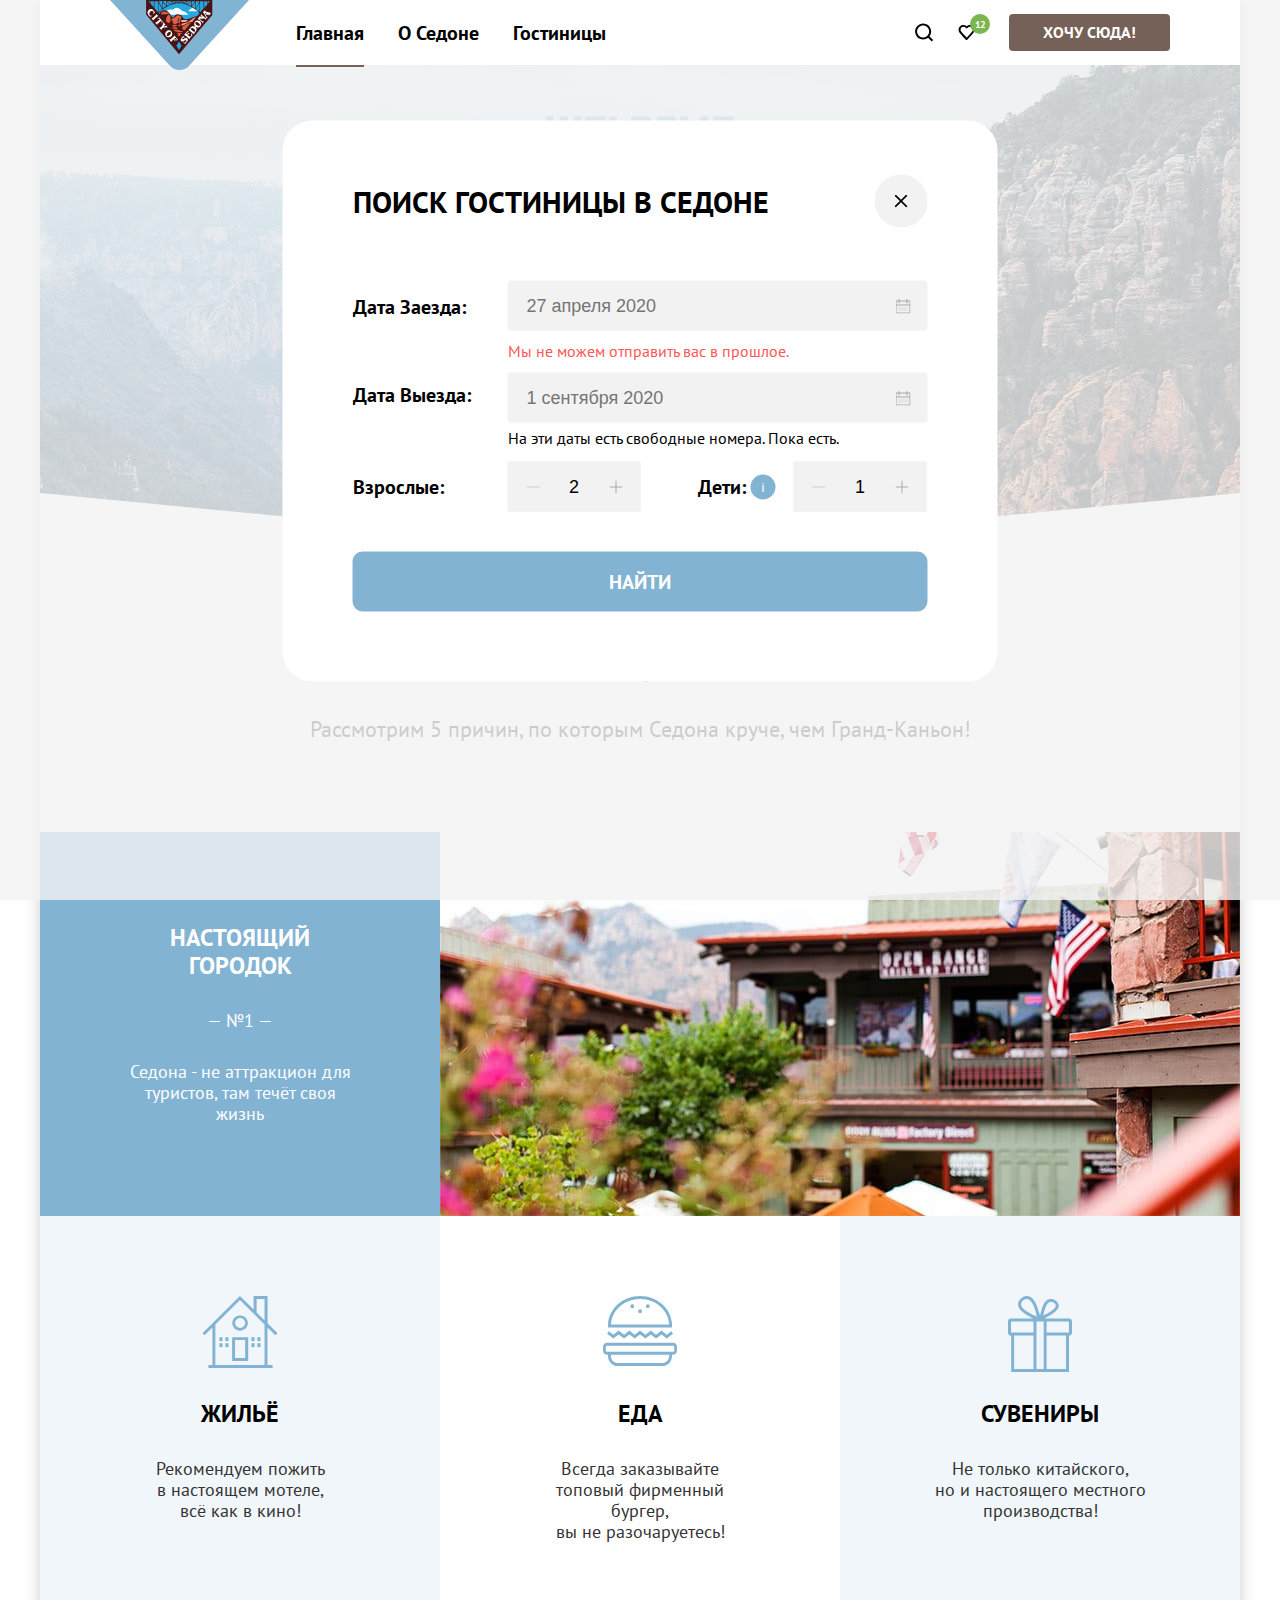
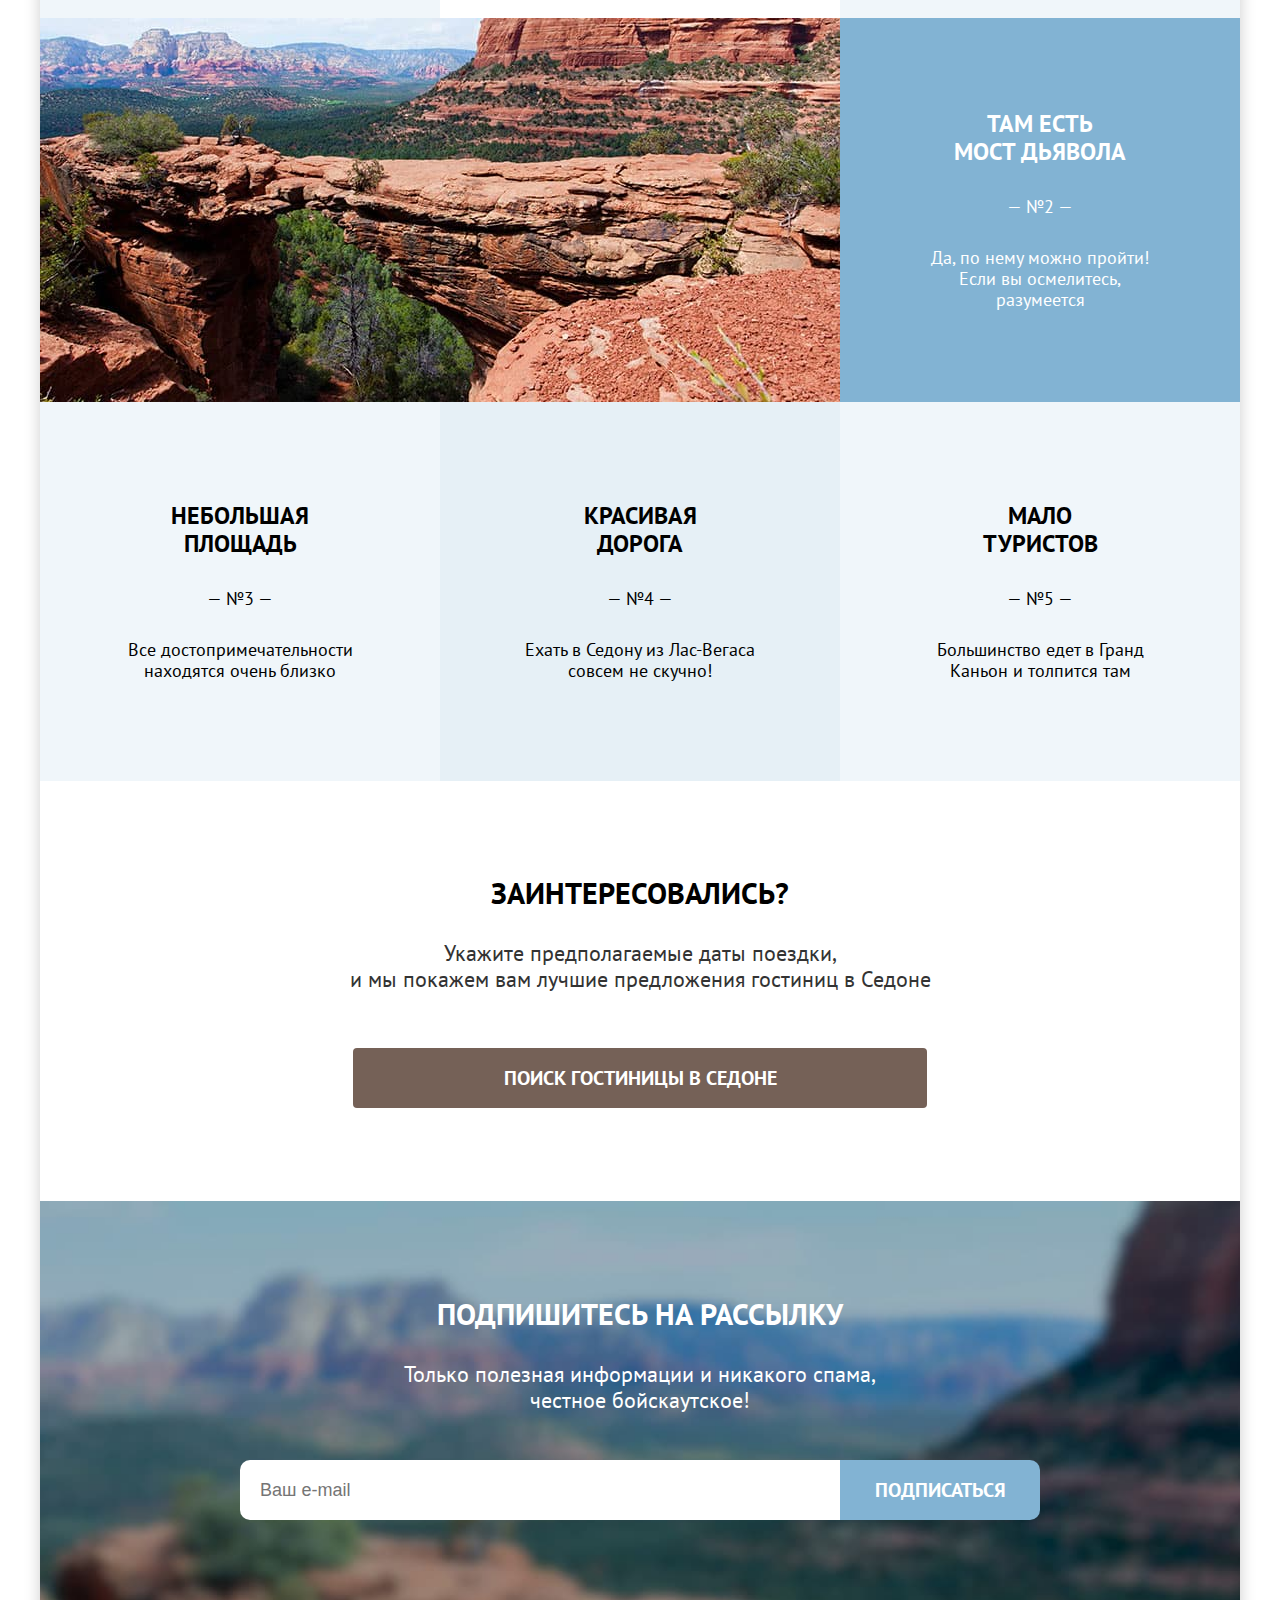
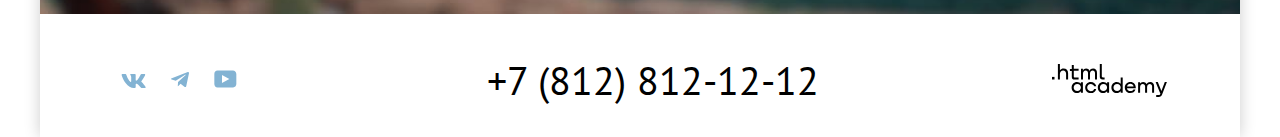
<file: index.html>
<!DOCTYPE html>
<html lang="ru">
<head>
  <meta charset="utf-8">
  <title>HTML Academy: Седона</title>
  <link rel="stylesheet" href="styles/styles.css">
  <link rel="icon" type="image/png" href="images/favicon.png">
</head>
<body>
<header class="page-header">
  <nav class="navigation">
    <a class="page-logo">
      <img class="logo-icon" src="images/logo-city-of-sedona.svg" width="139" height="70" alt="Логотип Седоны.">
    </a>
    <ul class="navigation-list">
      <li class="navigation-item menu-item">
        <a class="navigation-link menu-link menu-link-current navigation-link-current" href="#">Главная</a>
      </li>
      <li class="navigation-item menu-item">
        <a class="navigation-link menu-link" href="#">О Седоне</a>
      </li>
      <li class="navigation-item menu-item">
        <a class="navigation-link menu-link" href="catalog.html">Гостиницы</a>
      </li>
    </ul>
    <ul class="navigation-list navigation-user">
      <li class="navigation-item navigation-item-search">
        <a class="navigation-link navigation-link-search" href="#"><span class="visually-hidden">Поиск.</span></a>
      </li>
      <li class="navigation-item">
        <a class="navigation-link navigation-link-favorite" href="#"><span class="visually-hidden">Избранное.</span>
          <span class="number-favorite favorite">12</span>
        </a>
      </li>
      <li class="navigation-item">
        <a class="navigation-link wanted" href="#">Хочу сюда!</a>
      </li>
    </ul>
  </nav>
</header>

<main class="main-container main-index">
  <div class="page-container">
    <div class="main-logo">
      <img class="logo" src="images/welcome-to-the-gorgeous-sedona-logo.svg" alt="Слоган Седоны." width="458"
           height="352">
    </div>
    <h1 class="city-title">Седона — небольшой городок в Аризоне,<br> заслуживающий большего!</h1>
    <section class="advantages">
      <p class="city-advantages">Рассмотрим 5 причин, по которым Седона круче, чем Гранд-Каньон!
      </p>
      <h2 class="visually-hidden">Преимущества.</h2>
      <ul class="advantages-list">
        <li class="advantages-item advantages-item--blue">
          <div class="advantages-item-wrapper">
            <div class="advantages-item-text">
              <h3 class="advantages-title">Настоящий городок</h3>
              <span class="advantages-order">— №1 —</span>
              <p class="advantages-description">Седона - не аттракцион для туристов, там течёт своя жизнь</p>
            </div>
            <img class="image" src="images/real-town-house-with-garden.jpg" alt="Фото домов в Седоне." width="800"
                 height="384">
          </div>
          <ul class="advantages-sublist">
            <li class="advantages-item advantages-item--33 advantages-item-light-blue">
              <h4 class="advantages-title advantages-title-house">Жильё</h4>
              <p class="advantages-description advantages-description-grey">Рекомендуем пожить<br> в настоящем мотеле,<br> всё как в кино!</p>
            </li>
            <li class="advantages-item advantages-item--33">
              <h4 class="advantages-title advantages-title-food">Еда</h4>
              <p class="advantages-description advantages-description-grey">Всегда заказывайте<br> топовый фирменный бургер,<br> вы не
                разочаруетесь!</p>
            </li>
            <li class="advantages-item advantages-item--33 advantages-item-light-blue">
              <h4 class="advantages-title advantages-title-souvenir">Сувениры</h4>
              <p class="advantages-description advantages-description-grey">Не только китайского,<br> но и настоящего местного<br> производства!</p>
            </li>
          </ul>
        </li>


        <li class="advantages-item advantages-item--blue advantages-item--reverse">
          <div class="advantages-item-wrapper">
            <div class="advantages-item-text">
              <h3 class="advantages-title">Там есть<br>мост Дьявола</h3>
              <span class="advantages-order">— №2 —</span>
              <p class="advantages-description">Да, по нему можно пройти!<br> Если вы осмелитесь,<br> разумеется</p>
            </div>
            <img class="image" src="images/devil's-bridge.jpg" alt="Мост Дьвола в Седоне." width="800" height="384">
          </div>
        </li>
        <li class="advantages-item advantages-item--33 advantages-item-light-blue">
          <h3 class="advantages-title-no-pic advantages-title">Небольшая площадь</h3>
          <span class="advantages-order">— №3 —</span>
          <p class="advantages-description advantages-description-no-pic">Все достопримечательности находятся очень
            близко</p>
        </li>
        <li class="advantages-item advantages-item--33 advantages-item-beautiful-road">
          <h3 class="advantages-title advantages-title-no-pic">Красивая<br> дорога</h3>
          <span class="advantages-order">— №4 —</span>
          <p class="advantages-description advantages-description-no-pic">Ехать в Седону из Лас-Вегаса совсем не
            скучно!</p>
        </li>
        <li class="advantages-item advantages-item--33 advantages-item-light-blue">
          <h3 class="advantages-title advantages-title-no-pic">Мало<br> туристов</h3>
          <span class="advantages-order">— №5 —</span>
          <p class="advantages-description advantages-description-no-pic">Большинство едет в Гранд Каньон и толпится
            там</p>
        </li>
      </ul>
    </section>
    <section class="appointment">
      <h2 class="appointment-title">Заинтересовались?</h2>
      <p class="appointment-description">Укажите предполагаемые даты поездки,<br> и мы покажем вам лучшие предложения
        гостиниц
        в Седоне</p>
      <a class="hotel-search-link" href="#">Поиск гостиницы в Седоне</a>
    </section>
  </div>
</main>

<section class="newsletter">
  <h2 class="newsletter-title">Подпишитесь на рассылку</h2>
  <p class="newsletter-description">Только полезная информации и никакого спама,<br> честное бойскаутское!</p>
  <div class="subscription">
    <form class="newsletter-form" action="https://echo.htmlacademy.ru/" method="post">
      <label class="visually-hidden" for="newsletter-email">Email.</label>
      <input type="email" class="newsletter-email-field" placeholder="Ваш e-mail" name="newsletter-email"
             id="newsletter-email" required>
      <button class="button newsletter-button" type="submit">Подписаться</button>
    </form>
  </div>
</section>
<footer class="page-footer">
  <ul class="footer-social-list">
    <li class="footer-social-item">
      <a class="social-network-link" href="https://vk.com/htmlacademy">
        <svg width="25" height="14" viewBox="0 0 25 14" xmlns="http://www.w3.org/2000/svg">
          <path fill-rule="evenodd" clip-rule="evenodd"
                d="M24.1164 0.948C24.2824 0.402 24.1164 0 23.3214 0H20.6964C20.0284 0 19.7204 0.347 19.5534 0.73C19.5534 0.73 18.2184 3.926 16.3274 6.002C15.7154 6.604 15.4374 6.795 15.1034 6.795C14.9364 6.795 14.6854 6.604 14.6854 6.057V0.948C14.6854 0.292 14.5014 0 13.9454 0H9.81738C9.40038 0 9.14938 0.304 9.14938 0.593C9.14938 1.214 10.0954 1.358 10.1924 3.106V6.904C10.1924 7.737 10.0394 7.888 9.70538 7.888C8.81538 7.888 6.65038 4.677 5.36538 1.003C5.11638 0.288 4.86438 0 4.19338 0H1.56638C0.816382 0 0.666382 0.347 0.666382 0.73C0.666382 1.412 1.55638 4.8 4.81138 9.281C6.98138 12.341 10.0364 14 12.8194 14C14.4884 14 14.6944 13.632 14.6944 12.997V10.684C14.6944 9.947 14.8524 9.8 15.3814 9.8C15.7714 9.8 16.4384 9.992 17.9964 11.467C19.7764 13.216 20.0694 14 21.0714 14H23.6964C24.4464 14 24.8224 13.632 24.6064 12.904C24.3684 12.18 23.5184 11.129 22.3914 9.882C21.7794 9.172 20.8614 8.407 20.5824 8.024C20.1934 7.533 20.3044 7.314 20.5824 6.877C20.5824 6.877 23.7824 2.451 24.1154 0.948H24.1164Z"/>
        </svg>
        <span class="visually-hidden">ВКонтакте.</span>
      </a>
    </li>
    <li class="footer-social-item">
      <a class="social-network-link" href="https://t.me/htmlacademy">
        <svg width="18" height="16" viewBox="0 0 18 16" xmlns="http://www.w3.org/2000/svg">
          <path
            d="M16.785 0.0992597L0.840489 6.24776C-0.247661 6.68481 -0.241365 7.29184 0.640845 7.56253L4.73445 8.83953L14.2058 2.8637C14.6537 2.59121 15.0629 2.7378 14.7265 3.03636L7.05283 9.96185H7.05103L7.05283 9.96275L6.77045 14.1823C7.18413 14.1823 7.36669 13.9925 7.59871 13.7686L9.58705 11.8351L13.7229 14.89C14.4855 15.31 15.0332 15.0941 15.2229 14.1841L17.9379 1.38885C18.2158 0.274623 17.5126 -0.229883 16.785 0.0992597Z"/>
        </svg>
        <span class="visually-hidden">Телеграм.</span>
      </a>
    </li>
    <li class="footer-social-item">
      <a class="social-network-link" href="https://youtube.com/user/htmlacademy">
        <svg width="23" height="18" viewBox="0 0 23 18" xmlns="http://www.w3.org/2000/svg">
          <path
            d="M18.9402 0.5H3.50738C1.64668 0.5 0.333252 2.09375 0.333252 3.9V13.9937C0.333252 15.9062 1.64668 17.5 3.50738 17.5H19.1591C20.8009 17.5 22.3333 15.9062 22.3333 14.1V3.9C22.1143 2.09375 20.8009 0.5 18.9402 0.5ZM7.99494 13.0375V4.9625L15.3283 9L7.99494 13.0375Z"/>
        </svg>
        <span class="visually-hidden">YouTube.</span>
      </a>
    </li>
  </ul>
  <a class="footer-phone-number" href="tel:+78128121212">+7 (812) 812-12-12</a>
  <a class="htmlacademy-link" href="https://htmlacademy.ru">
    <svg width="115" height="33" viewBox="0 0 115 33" xmlns="http://www.w3.org/2000/svg"
         aria-label="Логотип HTML Академии.">
      <path d="M0 12.9V15.5H2.5V12.9H0Z"/>
      <path
        d="M11.6 4.5C10 4.5 8.8 5.2 8 6.2H7.9V0H5.9V15.5H7.9V10.2C7.9 8.1 9.2 6.6 11.2 6.6C13 6.6 14.1 8 14.1 9.8V15.5H16.1V9.4C16.2 6.4 14.3 4.5 11.6 4.5Z"/>
      <path
        d="M26.6 4.8H21.8V1.1H19.8V4.9H17.9V6.9H19.8V12.9C19.8 14.6 20.8 15.6 22.5 15.6H26.6V13.6H22.9C22.2 13.6 21.8 13.2 21.8 12.5V6.8H26.6V4.8Z"/>
      <path
        d="M41.1 4.6C39.5 4.6 38.2 5.4 37.6 6.7H37.5C36.9 5.5 35.7 4.6 34.1 4.6C32.7 4.6 31.6 5.4 31 6.4H30.9V4.8H29V15.4H31V10C31 8 32 6.5 33.6 6.5C35.1 6.5 36 7.5 36 9.1V15.4H38V9.8C38 7.4 39.4 6.5 40.6 6.5C42.1 6.5 43 7.5 43 9.1V15.4H45V8.9C45.1 6.4 43.6 4.6 41.1 4.6Z"/>
      <path d="M47.8 12.7C47.8 14.4 48.8 15.4 50.6 15.4H52.6V13.4H50.9C50.2 13.4 49.8 13 49.8 12.3V0H47.8V12.7Z"/>
      <path
        d="M28.9 19.7C28 18.6 26.7 17.9 25 17.9C21.9 17.9 19.6 20.2 19.6 23.5C19.6 26.8 21.9 29.1 25 29.1C26.8 29.1 28 28.3 28.8 27.2H28.9V28.8H30.9V18.2H28.9V19.7ZM25.3 27.1C23.1 27.1 21.7 25.5 21.7 23.5C21.7 21.5 23.1 19.9 25.3 19.9C27.5 19.9 28.9 21.5 28.9 23.5C28.9 25.4 27.5 27.1 25.3 27.1Z"/>
      <path
        d="M44.2 22C43.7 19.6 41.6 17.9 38.8 17.9C35.4 17.9 33.2 20.4 33.2 23.5C33.2 26.6 35.4 29.1 38.8 29.1C41.6 29.1 43.7 27.3 44.2 24.9H42.1C41.7 26.2 40.4 27.2 38.8 27.2C36.6 27.2 35.2 25.6 35.2 23.6C35.2 21.6 36.6 20 38.8 20C40.4 20 41.6 21 42.1 22.2H44.2V22Z"/>
      <path
        d="M55.1 19.7C54.2 18.6 52.9 17.9 51.2 17.9C48.1 17.9 45.8 20.2 45.8 23.5C45.8 26.8 48.1 29.1 51.2 29.1C53 29.1 54.2 28.3 55 27.2H55.1V28.8H57.1V18.2H55.1V19.7ZM51.5 27.1C49.3 27.1 47.9 25.5 47.9 23.5C47.9 21.5 49.3 19.9 51.5 19.9C53.7 19.9 55.1 21.5 55.1 23.5C55.1 25.4 53.6 27.1 51.5 27.1Z"/>
      <path
        d="M68.7 19.8C67.8 18.7 66.5 17.9 64.8 17.9C61.7 17.9 59.4 20.2 59.4 23.5C59.4 26.8 61.6 29.1 64.8 29.1C66.5 29.1 67.8 28.3 68.6 27.3H68.7V28.8H70.7V13.4H68.7V19.8ZM65.1 27.1C62.9 27.1 61.5 25.5 61.5 23.5C61.5 21.5 62.9 19.9 65.1 19.9C67.3 19.9 68.7 21.5 68.7 23.5C68.6 25.5 67.2 27.1 65.1 27.1Z"/>
      <path
        d="M78.3 17.9C75 17.9 72.8 20.4 72.8 23.5C72.8 26.5 74.9 29.1 78.3 29.1C80.8 29.1 82.8 27.8 83.5 25.5H81.4C80.9 26.5 79.8 27.1 78.4 27.1C76.5 27.1 75.1 25.8 75 24.2H83.8C84 20.6 81.8 17.9 78.3 17.9ZM78.3 19.8C80 19.8 81.3 20.8 81.6 22.4H75.1C75.4 20.9 76.6 19.8 78.3 19.8Z"/>
      <path
        d="M98.2 17.9C96.6 17.9 95.3 18.7 94.6 19.9H94.5C93.9 18.7 92.7 17.9 91.1 17.9C89.7 17.9 88.6 18.6 88 19.7V18.2H86.1V28.8H88.1V23.4C88.1 21.4 89.1 20 90.7 19.9C92.2 19.9 93.1 20.9 93.1 22.5V28.8H95.1V23.2C95.1 20.8 96.5 19.9 97.7 19.9C99.2 19.9 100.1 20.9 100.1 22.5V28.8H102.1V22.3C102.2 19.7 100.7 17.9 98.2 17.9Z"/>
      <path
        d="M109.4 27L105.8 18.1H103.6L108.4 29.7C108.1 30.6 107.7 30.9 106.7 30.9H104.2V32.9H106.7C108.5 32.9 109.5 32.1 110.2 30.3L114.9 18.1H112.8L109.4 27Z"/>
    </svg>
  </a>
</footer>

<!--Для подключения модального окна нужно добавить класс .window-visible -->

<div class="overlay window-visible"></div>

<div class="modal modal-info window-visible">
  <button type="button" class="modal-close-button">
    <span class="visually-hidden">Закрыть.</span>
  </button>
  <section class="modal-content">
    <h2 class="modal-title">Поиск гостиницы в Седоне</h2>
    <form class="info-form" action="https://echo.htmlacademy.ru/" method="get">

      <div class="field-group">
        <label class="first-date" for="first-date">Дата Заезда:</label>
        <div class="input-wrapper">
          <input class="info-form-field field" id="first-date" name="info-date" placeholder="27 апреля 2020" required>
          <button class="calendar" type="button">
            <span class="visually-hidden">Календарь.</span></button>
        </div>
        <span class="first-date-comment">Мы не можем отправить вас в прошлое.</span>
      </div>

      <div class="field-group">
        <label class="last-date" for="last-date">Дата Выезда:</label>
        <div class="input-wrapper">
          <input class="info-form-field field" id="last-date" name="info-date" placeholder="1 сентября 2020" required>
          <button class="calendar" type="button">
            <span class="visually-hidden">Календарь.</span>
          </button>
          <span class="last-date-comment">На эти даты есть свободные номера. Пока есть.</span>
        </div>
      </div>

      <div class="field-group field-group--flex">
        <div class="field-group-body field-group-body--adult">
          <label class="adults-amount" for="adults" >Взрослые:</label>
          <div class="buttons-wrapper">
            <button class="minus-btn" type="button" name="button">
              <svg width="13" height="1" viewBox="0 0 13 1" xmlns="http://www.w3.org/2000/svg">
                <path opacity="0.3" d="M0 0L0 1L13 1V0L0 0Z"/>
              </svg>
              <span class="visually-hidden">Меньшее взрослых.</span>
            </button>

            <input class="people-input" id="adults" type="text" name="name" value="2" required>

            <button class="plus-btn" type="button" name="button">
              <svg width="13" height="13" viewBox="0 0 13 13" xmlns="http://www.w3.org/2000/svg">
                <g opacity="0.3"><path d="M13 6H7V0H6V6H0V7H6V13H7V7H13V6Z"/></g>
              </svg>
              <span class="visually-hidden">Больше взрослых.</span>
            </button>
          </div>
        </div>

        <div class="field-group-body field-group-body--children">
          <label class="children-amount" for="children">Дети:</label>

          <div class="tooltip">
            <button class="tooltip-icon">i</button>
            <div class="tooltip-text">Укажите количество детей, которые будут с вами, возраст которых от 6 до 18 лет.
              Дети
              до 6 лет размещаются
              бесплатно.
            </div>
          </div>

          <div class="buttons-wrapper">
            <button class="minus-btn" type="button" name="button">
              <svg width="13" height="1" viewBox="0 0 13 1" xmlns="http://www.w3.org/2000/svg">
                <path opacity="0.3" d="M0 0L0 1L13 1V0L0 0Z"/>
              </svg>
              <span class="visually-hidden">Меньше детей.</span>
            </button>

            <input class="people-input" id="children" type="text" name="name" value="1">

            <button class="plus-btn" type="button" name="button">
              <svg width="13" height="13" viewBox="0 0 13 13" xmlns="http://www.w3.org/2000/svg">
                <g opacity="0.3"><path d="M13 6H7V0H6V6H0V7H6V13H7V7H13V6Z"/></g>
              </svg>
              <span class="visually-hidden">Больше детей.</span>
            </button>
          </div>
        </div>
      </div>

      <button class="button info-form-button" type="submit">Найти</button>
    </form>
  </section>
</div>
</body>
</html>
</file>
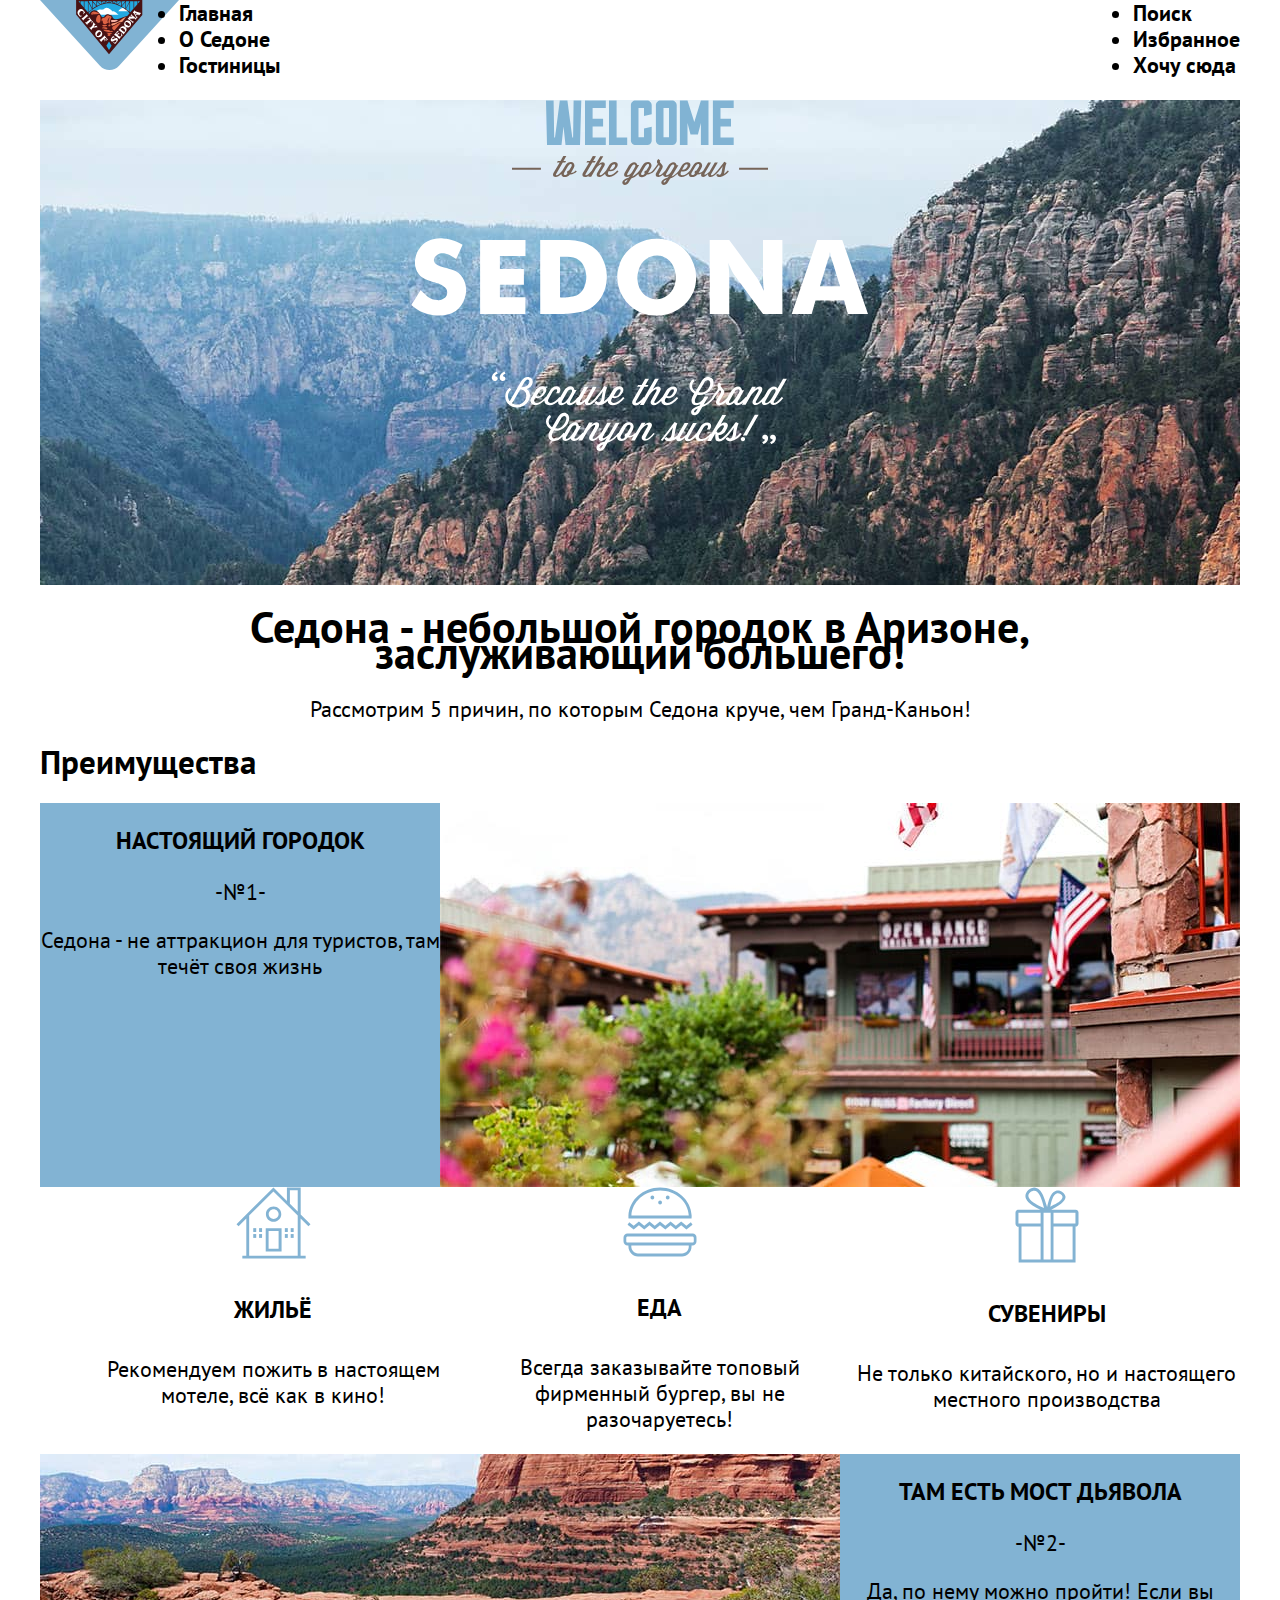
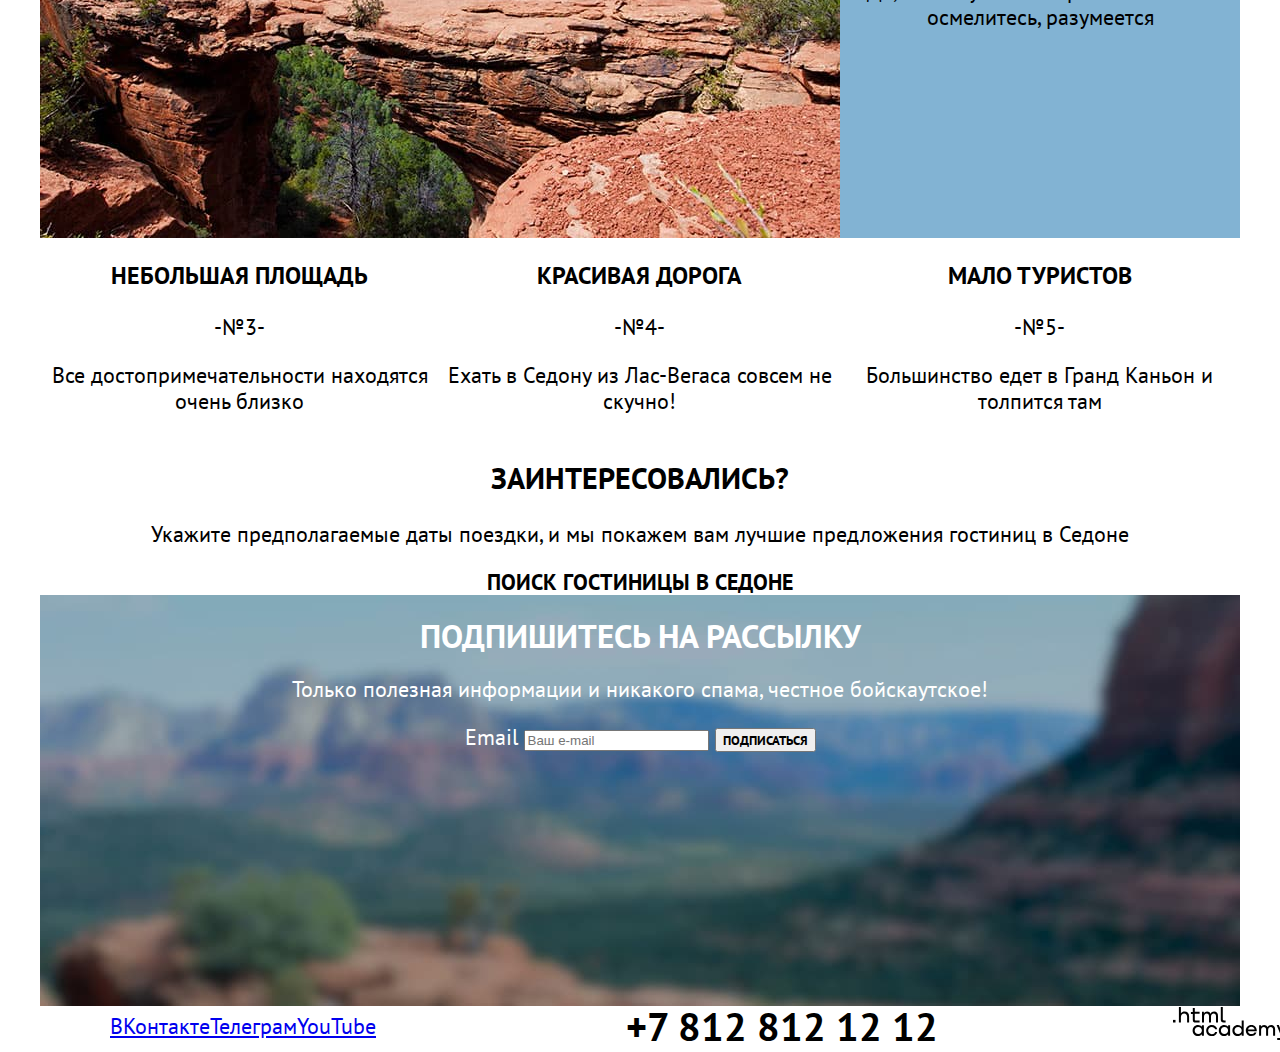
<file: 5/index.html>
<!DOCTYPE html>
<html lang="ru">
<head>
  <meta charset="utf-8">
  <title>HTML Academy: Седона</title>
  <link rel="stylesheet" href="styles/styles.css">
  <base href="https://htmlacademy-htmlcss.github.io/2079325-sedona-34/5/">
</head>
<body>
<header class="page-header">
  <nav class="navigation">
    <a class="page-logo">
      <img class="logo-icon" src="images/logo-city-of-sedona.svg" width="139" height="70" alt="Логотип Седоны">
    </a>
    <ul class="navigation-list">
      <li class="navigation-item">
        <a class="navigation-link navigation-link-current" href="#">Главная</a>
      </li>
      <li class="navigation-item">
        <a class="navigation-link" href="#">О Седоне</a>
      </li>
      <li class="navigation-item">
        <a class="navigation-link" href="catalog.html">Гостиницы</a>
      </li>
    </ul>
    <ul class="navigation-user">
      <li class="navigation-item">
        <a class="navigation-link" href="#"><span class="visually-hidden">Поиск</span></a>
      </li>
      <li class="navigation-item">
        <a class="navigation-link" href="#"><span class="visually-hidden">Избранное</span></a>
      </li>
      <li class="navigation-item">
        <a class="navigation-link" href="#">Хочу сюда</a>
      </li>
    </ul>
  </nav>
</header>

<main class="main-container main-index">
  <div class="page-container">
    <div class="main-logo">
      <img class="logo" src="images/welcome-to-the-gorgeous-sedona-logo.svg" alt="Слоган Седоны" width="458"
           height="352">
    </div>
    <h1 class="city-title">Седона - небольшой городок в Аризоне,<br> заслуживающий большего!</h1>
    <section class="advantages">
      <p class="city-advantages">Рассмотрим 5 причин, по которым Седона круче, чем Гранд-Каньон!
      </p>
      <h2 class="visually-hidden">Преимущества</h2>
      <ul class="advantages-list">
        <li class="advantages-item advantages-item--blue">
          <div class="advantages-item-wrapper">
            <div class="advantages-item-text">
            <h3 class="advantages-title">Настоящий городок</h3>
            <span class="advantages-order">-№1-</span>
              <p class="advantages-description">Седона - не аттракцион для туристов, там течёт своя жизнь</p>
            </div>
              <img class="image" src="images/real-town-house-with-garden.jpg" alt="Фото домов в Седоне" width="800"
               height="384">
          </div>
          <ul class="advantages-sublist">
            <li class="advantages-item advantages-item--33">
              <img class="image" src="images/icons/icon-house.svg" width="75" height="72" alt="Картинка домика">
              <h4 class="advantages-title">Жильё</h4>
              <p class="advantages-description">Рекомендуем пожить в настоящем мотеле, всё как в кино!</p>
            </li>
            <li class="advantages-item advantages-item--33">
              <img src="images/icons/icon-food.svg" width="74" height="70" alt="Картинка бургера">
              <h4 class="advantages-title">Еда</h4>
              <p class="advantages-description">Всегда заказывайте топовый фирменный бургер, вы не разочаруетесь!</p>
            </li>
            <li class="advantages-item advantages-item--33">
              <img src="images/icons/icon-souvenir.svg" width="64" height="76" alt="Картинка подарка">
              <h4 class="advantages-title">Сувениры</h4>
              <p class="advantages-description">Не только китайского, но и настоящего местного производства</p>
            </li>
          </ul>
        </li>


        <li class="advantages-item advantages-item--blue advantages-item--reverse">
          <div class="advantages-item-wrapper">
            <div class="advantages-item-text">
            <h3 class="advantages-title">Там есть мост Дьявола</h3>
            <span class="advantages-order">-№2-</span>
            <p class="advantages-description">Да, по нему можно пройти! Если вы осмелитесь, разумеется</p>
            </div>
              <img class="image" src="images/devil's-bridge.jpg" alt="Мост Дьвола в Седоне" width="800" height="384">
        </div>
        </li>
        <li class="advantages-item advantages-item--33">
          <h3 class="advantages-title">Небольшая площадь</h3>
          <span class="advantages-order">-№3-</span>
          <p class="advantages-description">Все достопримечательности находятся очень близко</p>
        </li>
        <li class="advantages-item advantages-item--33">
          <h3 class="advantages-title">Красивая дорога</h3>
          <span class="advantages-order">-№4-</span>
          <p class="advantages-description">Ехать в Седону из Лас-Вегаса совсем не скучно!</p>
        </li>
        <li class="advantages-item advantages-item--33">
          <h3 class="advantages-title">Мало туристов</h3>
          <span class="advantages-order">-№5-</span>
          <p class="advantages-description">Большинство едет в Гранд Каньон и толпится там</p>
        </li>
      </ul>
    </section>
    <section class="appointment">
      <h2 class="appointment-title">Заинтересовались?</h2>
      <p class="appointment-description">Укажите предполагаемые даты поездки, и мы покажем вам лучшие предложения
        гостиниц
        в Седоне</p>
      <a class="button" type="button">Поиск гостиницы в Седоне</a>
    </section>
  </div>
</main>

  <section class="newsletter">
    <h2 class="newsletter-title">Подпишитесь на рассылку</h2>
    <p class="newsletter-description">Только полезная информации и никакого спама, честное бойскаутское!</p>
    <form class="newsletter-form" action="https://echo.htmlacademy.ru/" method="post">
      <label class="visually-hidden" for="newsletter-email">Email</label>
      <input type="email" class="field" placeholder="Ваш e-mail" name="newsletter-email" id="newsletter-email" required>
      <button class="button newsletter-button" type="submit">Подписаться</button>
    </form>
  </section>
<footer class="page-footer">
    <ul class="footer-social-list">
      <li class="footer-social-item">
        <a class="social-network-link" href="https://vk.com/htmlacademy">
          <span class="visually-hidden">ВКонтакте</span>
        </a>
      </li>
      <li class="footer-social-item">
        <a class="social-network-link" href="https://t.me/htmlacademy">
          <span class="visually-hidden">Телеграм</span>
        </a>
      </li>
      <li class="footer-social-item">
        <a class="social-network-link" href="https://youtube.com/user/htmlacademy">
          <span class="visually-hidden">YouTube</span>
        </a>
      </li>
    </ul>
    <a class="footer-phone-number" href="tel: +78128121212">+7 812 812 12 12</a>
    <a class="htmlacademy-link" href="https://htmlacademy.ru"><img src="images/html-academy-logo.svg" width="115" height="33" alt="Логотип HTML Академии"></a>
</footer>
</body>
</html>
</file>
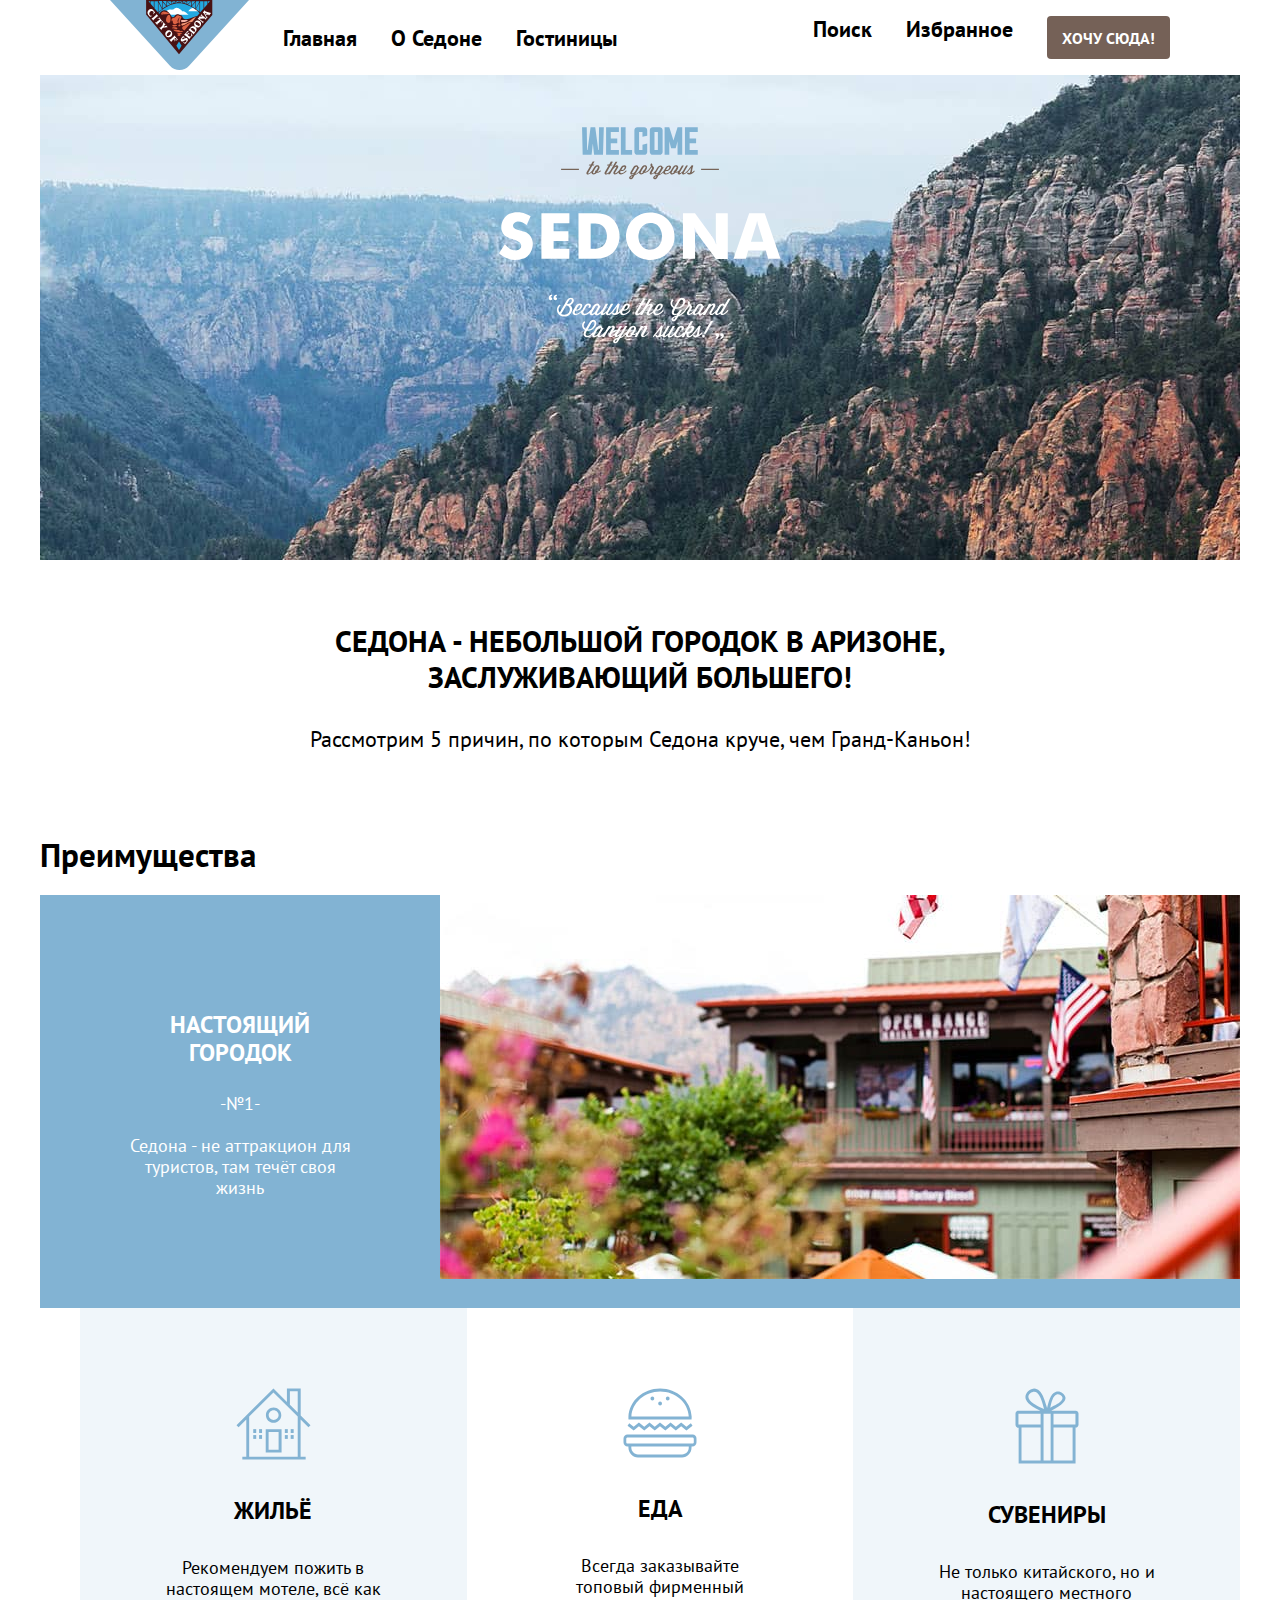
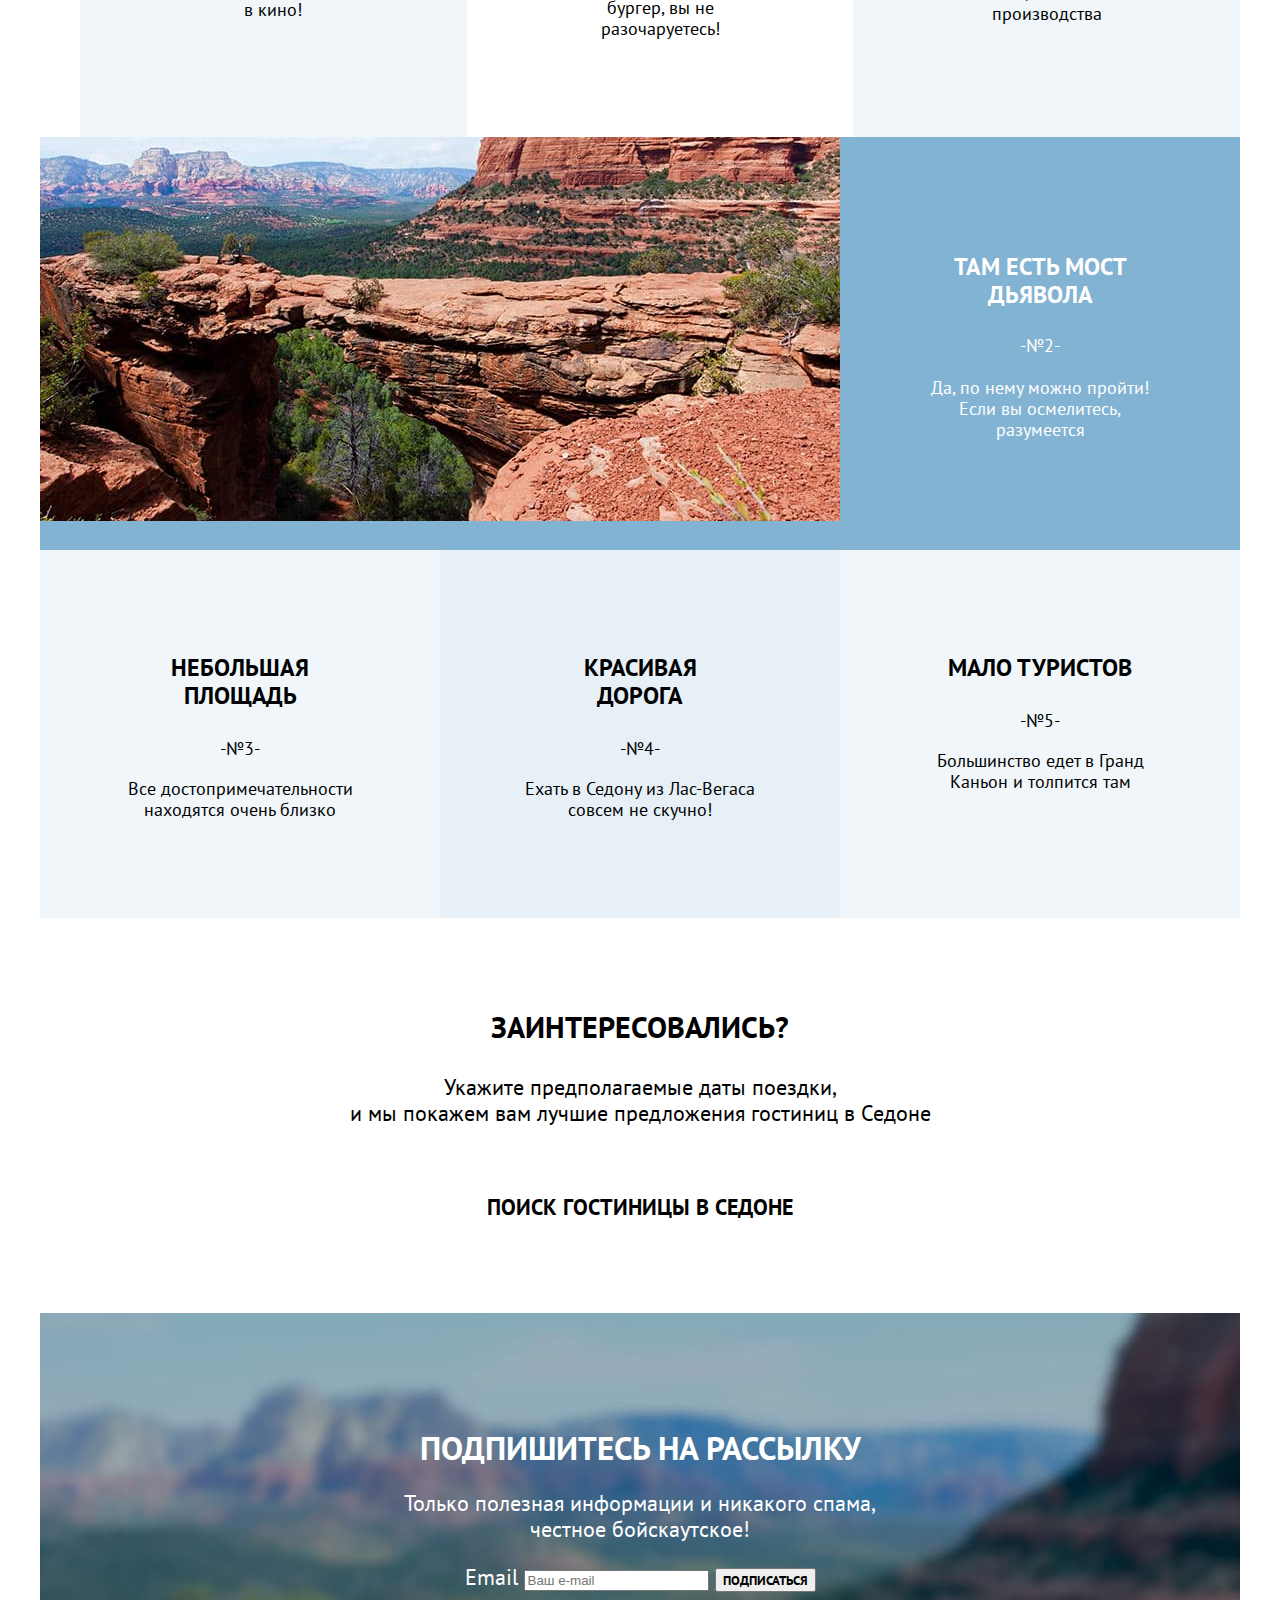
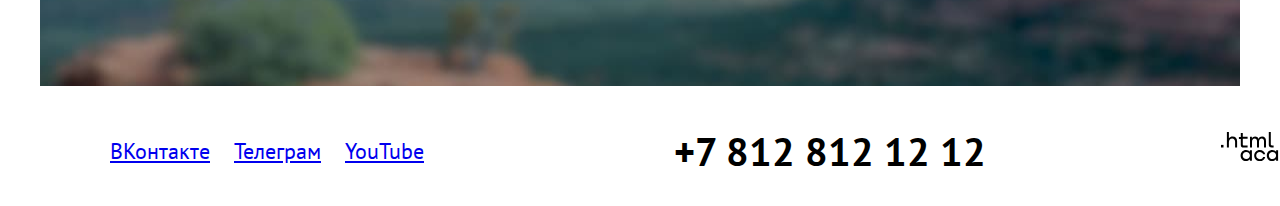
<file: 6/index.html>
<!DOCTYPE html>
<html lang="ru">
<head>
  <meta charset="utf-8">
  <title>HTML Academy: Седона</title>
  <link rel="stylesheet" href="styles/styles.css">
  <base href="https://htmlacademy-htmlcss.github.io/2079325-sedona-34/6/">
</head>
<body>
<header class="page-header">
  <nav class="navigation">
    <a class="page-logo">
      <img class="logo-icon" src="images/logo-city-of-sedona.svg" width="139" height="70" alt="Логотип Седоны">
    </a>
    <ul class="navigation-list">
      <li class="navigation-item">
        <a class="navigation-link navigation-link-current" href="#">Главная</a>
      </li>
      <li class="navigation-item">
        <a class="navigation-link" href="#">О Седоне</a>
      </li>
      <li class="navigation-item">
        <a class="navigation-link" href="catalog.html">Гостиницы</a>
      </li>
    </ul>
    <ul class="navigation-list navigation-user">
      <li class="navigation-item">
        <a class="navigation-link" href="#"><span class="visually-hidden">Поиск</span></a>
      </li>
      <li class="navigation-item">
        <a class="navigation-link" href="#"><span class="visually-hidden">Избранное</span></a>
      </li>
      <li class="navigation-item">
        <a class="navigation-link wanted" href="#">Хочу сюда!</a>
      </li>
    </ul>
  </nav>
</header>

<main class="main-container main-index">
  <div class="page-container">
    <div class="main-logo">
      <img class="logo" src="images/welcome-to-the-gorgeous-sedona-logo.svg" alt="Слоган Седоны" width="458"
           height="352">
    </div>
    <h1 class="city-title">Седона - небольшой городок в Аризоне,<br> заслуживающий большего!</h1>
    <section class="advantages">
      <p class="city-advantages">Рассмотрим 5 причин, по которым Седона круче, чем Гранд-Каньон!
      </p>
      <h2 class="visually-hidden">Преимущества</h2>
      <ul class="advantages-list">
        <li class="advantages-item advantages-item--blue">
          <div class="advantages-item-wrapper">
            <div class="advantages-item-text">
            <h3 class="advantages-title">Настоящий городок</h3>
            <span class="advantages-order">-№1-</span>
              <p class="advantages-description">Седона - не аттракцион для туристов, там течёт своя жизнь</p>
            </div>
              <img class="image" src="images/real-town-house-with-garden.jpg" alt="Фото домов в Седоне" width="800"
               height="384">
          </div>
          <ul class="advantages-sublist">
            <li class="advantages-item advantages-item--33 advantages-item-light-blue">
              <img class="image" src="images/icons/icon-house.svg" width="75" height="72" alt="Картинка домика">
              <h4 class="advantages-title">Жильё</h4>
              <p class="advantages-description">Рекомендуем пожить в настоящем мотеле, всё как в кино!</p>
            </li>
            <li class="advantages-item advantages-item--33">
              <img src="images/icons/icon-food.svg" width="74" height="70" alt="Картинка бургера">
              <h4 class="advantages-title">Еда</h4>
              <p class="advantages-description">Всегда заказывайте топовый фирменный бургер, вы не разочаруетесь!</p>
            </li>
            <li class="advantages-item advantages-item--33 advantages-item-light-blue">
              <img src="images/icons/icon-souvenir.svg" width="64" height="76" alt="Картинка подарка">
              <h4 class="advantages-title">Сувениры</h4>
              <p class="advantages-description">Не только китайского, но и настоящего местного производства</p>
            </li>
          </ul>
        </li>


        <li class="advantages-item advantages-item--blue advantages-item--reverse">
          <div class="advantages-item-wrapper">
            <div class="advantages-item-text">
            <h3 class="advantages-title">Там есть мост Дьявола</h3>
            <span class="advantages-order">-№2-</span>
            <p class="advantages-description">Да, по нему можно пройти! Если вы осмелитесь, разумеется</p>
            </div>
              <img class="image" src="images/devil's-bridge.jpg" alt="Мост Дьвола в Седоне" width="800" height="384">
        </div>
        </li>
        <li class="advantages-item advantages-item--33 advantages-item-light-blue">
          <h3 class="advantages-title">Небольшая площадь</h3>
          <span class="advantages-order">-№3-</span>
          <p class="advantages-description">Все достопримечательности находятся очень близко</p>
        </li>
        <li class="advantages-item advantages-item--33 advantages-item-beautiful-road">
          <h3 class="advantages-title">Красивая<br> дорога</h3>
          <span class="advantages-order">-№4-</span>
          <p class="advantages-description">Ехать в Седону из Лас-Вегаса совсем не скучно!</p>
        </li>
        <li class="advantages-item advantages-item--33 advantages-item-light-blue">
          <h3 class="advantages-title">Мало туристов</h3>
          <span class="advantages-order">-№5-</span>
          <p class="advantages-description">Большинство едет в Гранд Каньон и толпится там</p>
        </li>
      </ul>
    </section>
    <section class="appointment">
      <h2 class="appointment-title">Заинтересовались?</h2>
      <p class="appointment-description">Укажите предполагаемые даты поездки,<br> и мы покажем вам лучшие предложения
        гостиниц
        в Седоне</p>
      <a class="button" type="button">Поиск гостиницы в Седоне</a>
    </section>
  </div>
</main>

  <section class="newsletter">
    <h2 class="newsletter-title">Подпишитесь на рассылку</h2>
    <p class="newsletter-description">Только полезная информации и никакого спама,<br> честное бойскаутское!</p>
    <form class="newsletter-form" action="https://echo.htmlacademy.ru/" method="post">
      <label class="visually-hidden" for="newsletter-email">Email</label>
      <input type="email" class="field" placeholder="Ваш e-mail" name="newsletter-email" id="newsletter-email" required>
      <button class="button newsletter-button" type="submit">Подписаться</button>
    </form>
  </section>
<footer class="page-footer">
    <ul class="footer-social-list">
      <li class="footer-social-item">
        <a class="social-network-link" href="https://vk.com/htmlacademy">
          <span class="visually-hidden">ВКонтакте</span>
        </a>
      </li>
      <li class="footer-social-item">
        <a class="social-network-link" href="https://t.me/htmlacademy">
          <span class="visually-hidden">Телеграм</span>
        </a>
      </li>
      <li class="footer-social-item">
        <a class="social-network-link" href="https://youtube.com/user/htmlacademy">
          <span class="visually-hidden">YouTube</span>
        </a>
      </li>
    </ul>
    <a class="footer-phone-number" href="tel: +78128121212">+7 812 812 12 12</a>
    <a class="htmlacademy-link" href="https://htmlacademy.ru"><img src="images/html-academy-logo.svg" width="115" height="33" alt="Логотип HTML Академии"></a>
</footer>
</body>
</html>
</file>
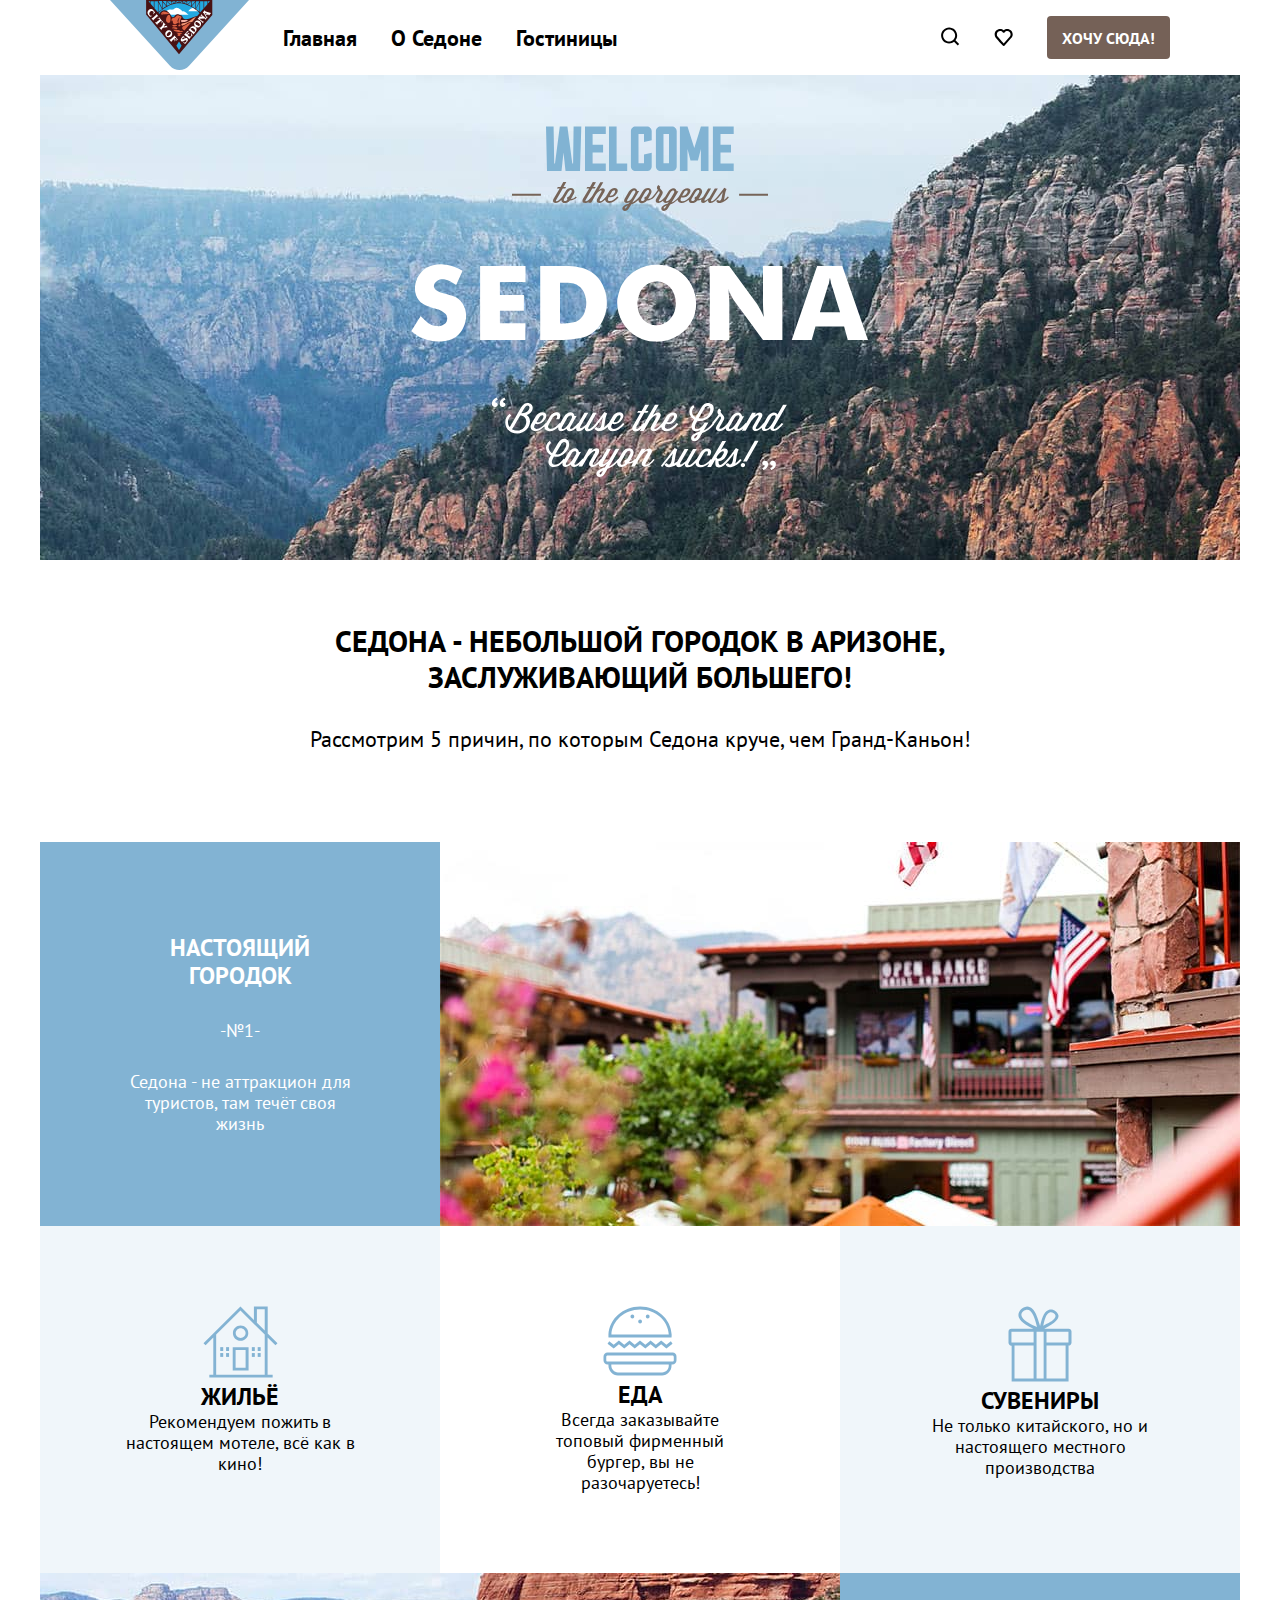
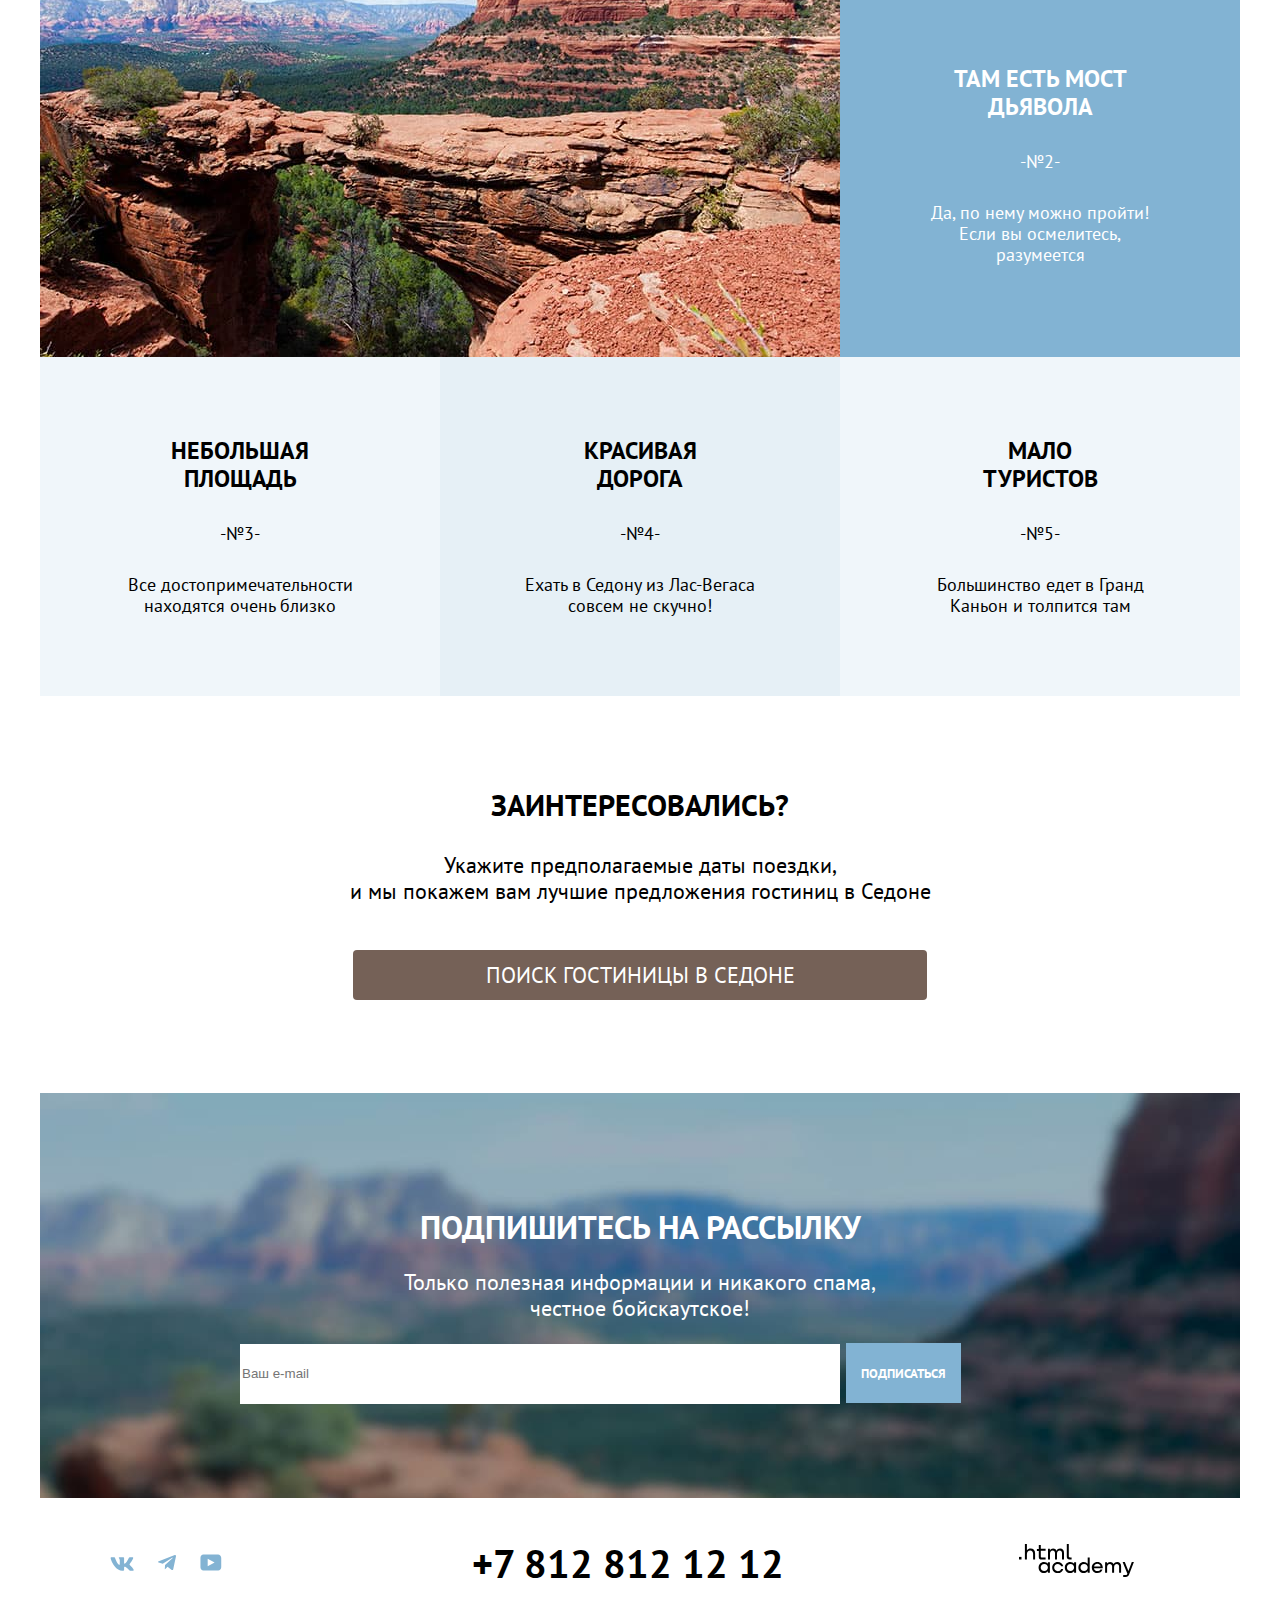
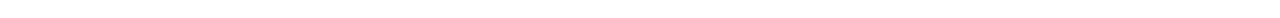
<file: 7/index.html>
<!DOCTYPE html>
<html lang="ru">
<head>
  <meta charset="utf-8">
  <title>HTML Academy: Седона</title>
  <link rel="stylesheet" href="styles/styles.css">
  <base href="https://htmlacademy-htmlcss.github.io/2079325-sedona-34/7/">
</head>
<body>
<header class="page-header">
  <nav class="navigation">
    <a class="page-logo">
      <img class="logo-icon" src="images/logo-city-of-sedona.svg" width="139" height="70" alt="Логотип Седоны">
    </a>
    <ul class="navigation-list">
      <li class="navigation-item">
        <a class="navigation-link navigation-link-current" href="#">Главная</a>
      </li>
      <li class="navigation-item">
        <a class="navigation-link" href="#">О Седоне</a>
      </li>
      <li class="navigation-item">
        <a class="navigation-link" href="catalog.html">Гостиницы</a>
      </li>
    </ul>
    <ul class="navigation-list navigation-user">
      <li class="navigation-item">
        <a class="navigation-link" href="#"><span class="visually-hidden">Поиск</span>
          <img class="navigation-link-search" src="images/icons/icon-search.svg" alt="Иконка поиска"></a>
      </li>
      <li class="navigation-item">
        <a class="navigation-link" href="#"><span class="visually-hidden">Избранное</span>
          <img class="navigation-link-favorite" src="images/icons/icon-favorite.svg" alt="Иконка избранное"></a>
      </li>
      <li class="navigation-item">
        <a class="navigation-link wanted" href="#">Хочу сюда!</a>
      </li>
    </ul>
  </nav>
</header>

<main class="main-container main-index">
  <div class="page-container">
    <div class="main-logo">
      <img class="logo" src="images/welcome-to-the-gorgeous-sedona-logo.svg" alt="Слоган Седоны" width="458"
           height="352">
    </div>
    <h1 class="city-title">Седона - небольшой городок в Аризоне,<br> заслуживающий большего!</h1>
    <section class="advantages">
      <p class="city-advantages">Рассмотрим 5 причин, по которым Седона круче, чем Гранд-Каньон!
      </p>
      <h2 class="visually-hidden">Преимущества</h2>
      <ul class="advantages-list">
        <li class="advantages-item advantages-item--blue">
          <div class="advantages-item-wrapper">
            <div class="advantages-item-text">
              <h3 class="advantages-title">Настоящий городок</h3>
              <span class="advantages-order">-№1-</span>
              <p class="advantages-description">Седона - не аттракцион для туристов, там течёт своя жизнь</p>
            </div>
            <img class="image" src="images/real-town-house-with-garden.jpg" alt="Фото домов в Седоне" width="800"
                 height="384">
          </div>
          <ul class="advantages-sublist">
            <li class="advantages-item advantages-item--33 advantages-item-light-blue">
              <img class="image" src="images/icons/icon-house.svg" width="75" height="72" alt="Картинка домика">
              <h4 class="advantages-title">Жильё</h4>
              <p class="advantages-description">Рекомендуем пожить в настоящем мотеле, всё как в кино!</p>
            </li>
            <li class="advantages-item advantages-item--33">
              <img src="images/icons/icon-food.svg" width="74" height="70" alt="Картинка бургера">
              <h4 class="advantages-title">Еда</h4>
              <p class="advantages-description">Всегда заказывайте топовый фирменный бургер, вы не разочаруетесь!</p>
            </li>
            <li class="advantages-item advantages-item--33 advantages-item-light-blue">
              <img src="images/icons/icon-souvenir.svg" width="64" height="76" alt="Картинка подарка">
              <h4 class="advantages-title">Сувениры</h4>
              <p class="advantages-description">Не только китайского, но и настоящего местного производства</p>
            </li>
          </ul>
        </li>


        <li class="advantages-item advantages-item--blue advantages-item--reverse">
          <div class="advantages-item-wrapper">
            <div class="advantages-item-text">
              <h3 class="advantages-title">Там есть мост Дьявола</h3>
              <span class="advantages-order">-№2-</span>
              <p class="advantages-description">Да, по нему можно пройти! Если вы осмелитесь, разумеется</p>
            </div>
            <img class="image" src="images/devil's-bridge.jpg" alt="Мост Дьвола в Седоне" width="800" height="384">
          </div>
        </li>
        <li class="advantages-item advantages-item--33 advantages-item-light-blue">
          <h3 class="advantages-title">Небольшая площадь</h3>
          <span class="advantages-order">-№3-</span>
          <p class="advantages-description">Все достопримечательности находятся очень близко</p>
        </li>
        <li class="advantages-item advantages-item--33 advantages-item-beautiful-road">
          <h3 class="advantages-title">Красивая<br> дорога</h3>
          <span class="advantages-order">-№4-</span>
          <p class="advantages-description">Ехать в Седону из Лас-Вегаса совсем не скучно!</p>
        </li>
        <li class="advantages-item advantages-item--33 advantages-item-light-blue">
          <h3 class="advantages-title">Мало<br> туристов</h3>
          <span class="advantages-order">-№5-</span>
          <p class="advantages-description">Большинство едет в Гранд Каньон и толпится там</p>
        </li>
      </ul>
    </section>
    <section class="appointment">
      <h2 class="appointment-title">Заинтересовались?</h2>
      <p class="appointment-description">Укажите предполагаемые даты поездки,<br> и мы покажем вам лучшие предложения
        гостиниц
        в Седоне</p>
      <a class="hotel-search-link" href="#">Поиск гостиницы в Седоне</a>
    </section>
  </div>
</main>

<section class="newsletter">
  <h2 class="newsletter-title">Подпишитесь на рассылку</h2>
  <p class="newsletter-description">Только полезная информации и никакого спама,<br> честное бойскаутское!</p>
  <div class="subscription">
  <form class="newsletter-form" action="https://echo.htmlacademy.ru/" method="post">
    <label class="visually-hidden" for="newsletter-email">Email</label>
    <input type="email" class="newsletter-email-field" placeholder="Ваш e-mail" name="newsletter-email" id="newsletter-email" required>
    <button class="button newsletter-button" type="submit">Подписаться</button>
  </form>
  </div>
</section>
<footer class="page-footer">
  <ul class="footer-social-list">
    <li class="footer-social-item">
      <a class="social-network-link" href="https://vk.com/htmlacademy"><img src="images/icons/icon-vkontakte.svg" width="24"
                                                                            height="14" alt="Логотип вконтакте">
        <span class="visually-hidden">ВКонтакте</span>
      </a>
    </li>
    <li class="footer-social-item">
      <a class="social-network-link" href="https://t.me/htmlacademy"><img src="images/icons/icon-telegram.svg" width="18"
        height="16" alt="Логотип телеграм">
        <span class="visually-hidden">Телеграм</span>
      </a>
    </li>
    <li class="footer-social-item">
      <a class="social-network-link" href="https://youtube.com/user/htmlacademy"><img src="images/icons/icon-youtube.svg" width="22"
                                                                                      height="17" alt="Логотип Youtube">
        <span class="visually-hidden">YouTube</span>
      </a>
    </li>
  </ul>
  <a class="footer-phone-number" href="tel: +78128121212">+7 812 812 12 12</a>
  <a class="htmlacademy-link" href="https://htmlacademy.ru"><img src="images/html-academy-logo.svg" width="115"
                                                                 height="33" alt="Логотип HTML Академии"></a>
</footer>
</body>
</html>
</file>
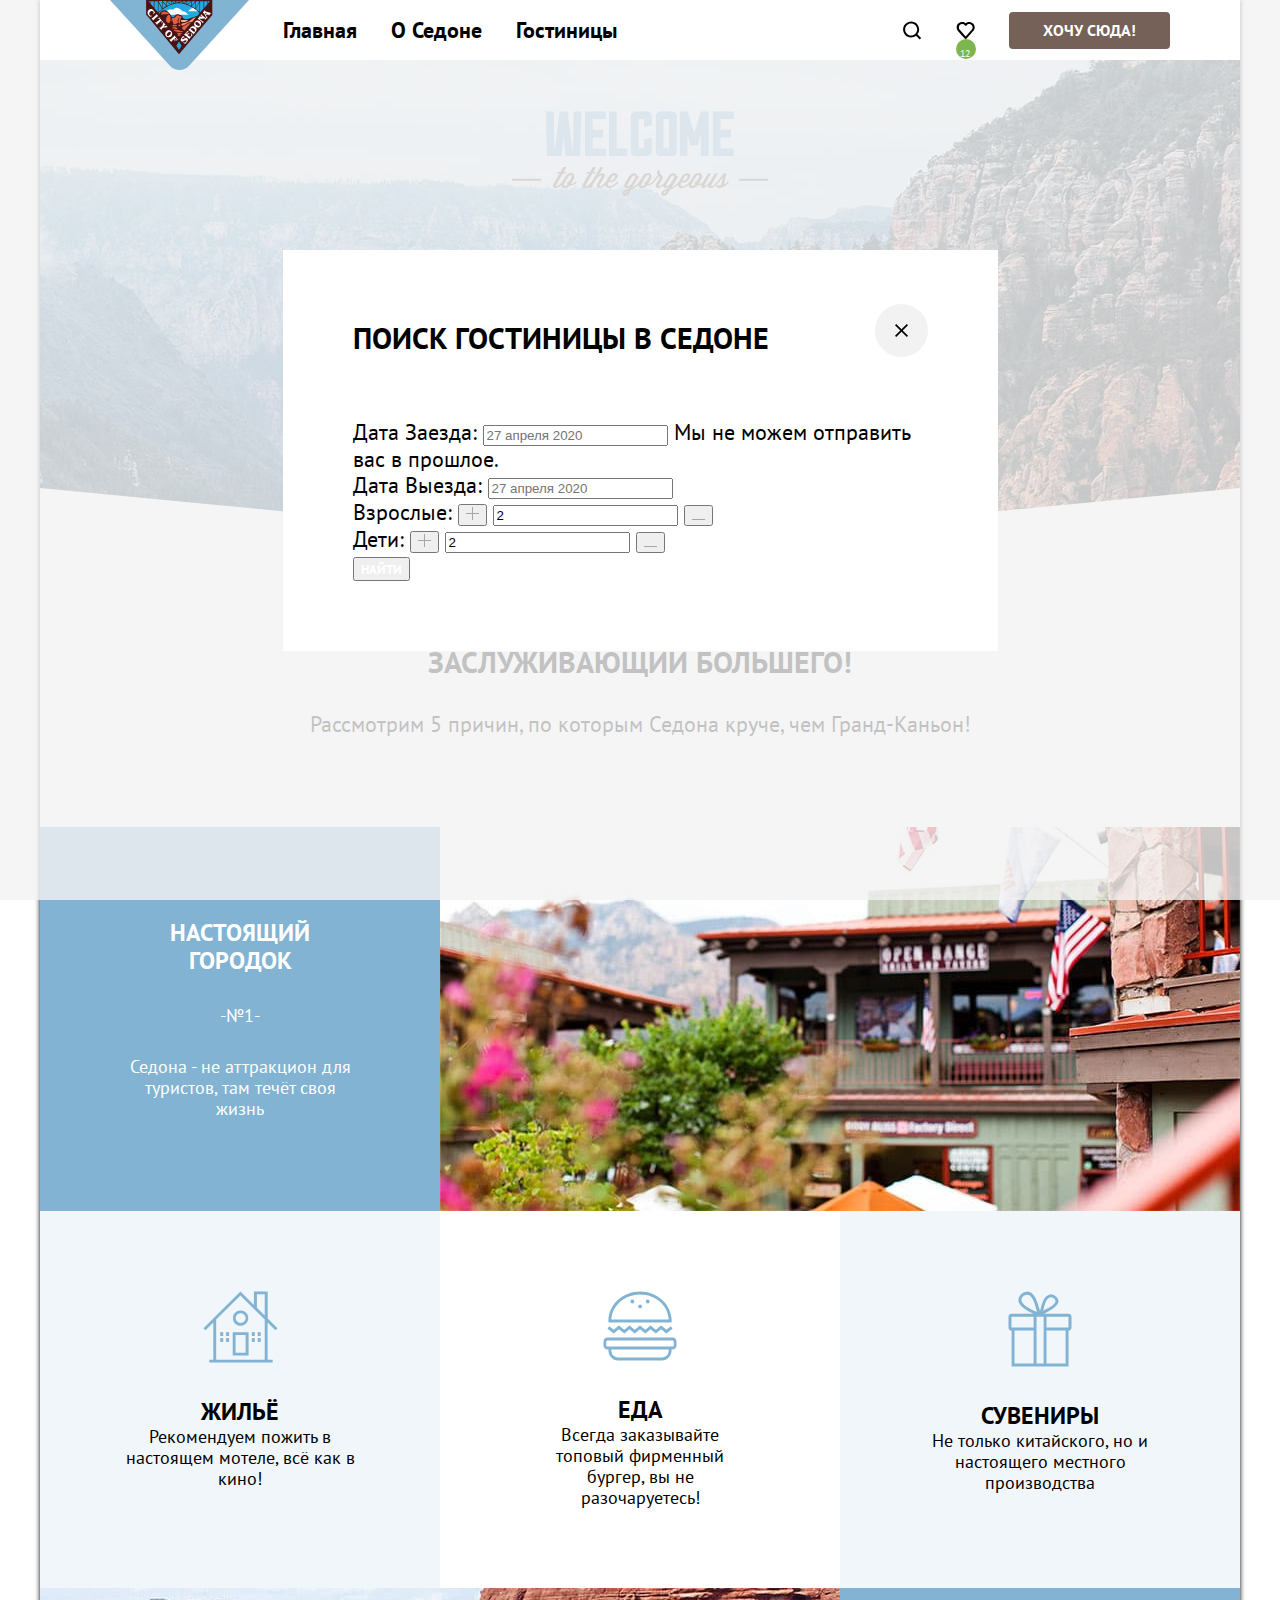
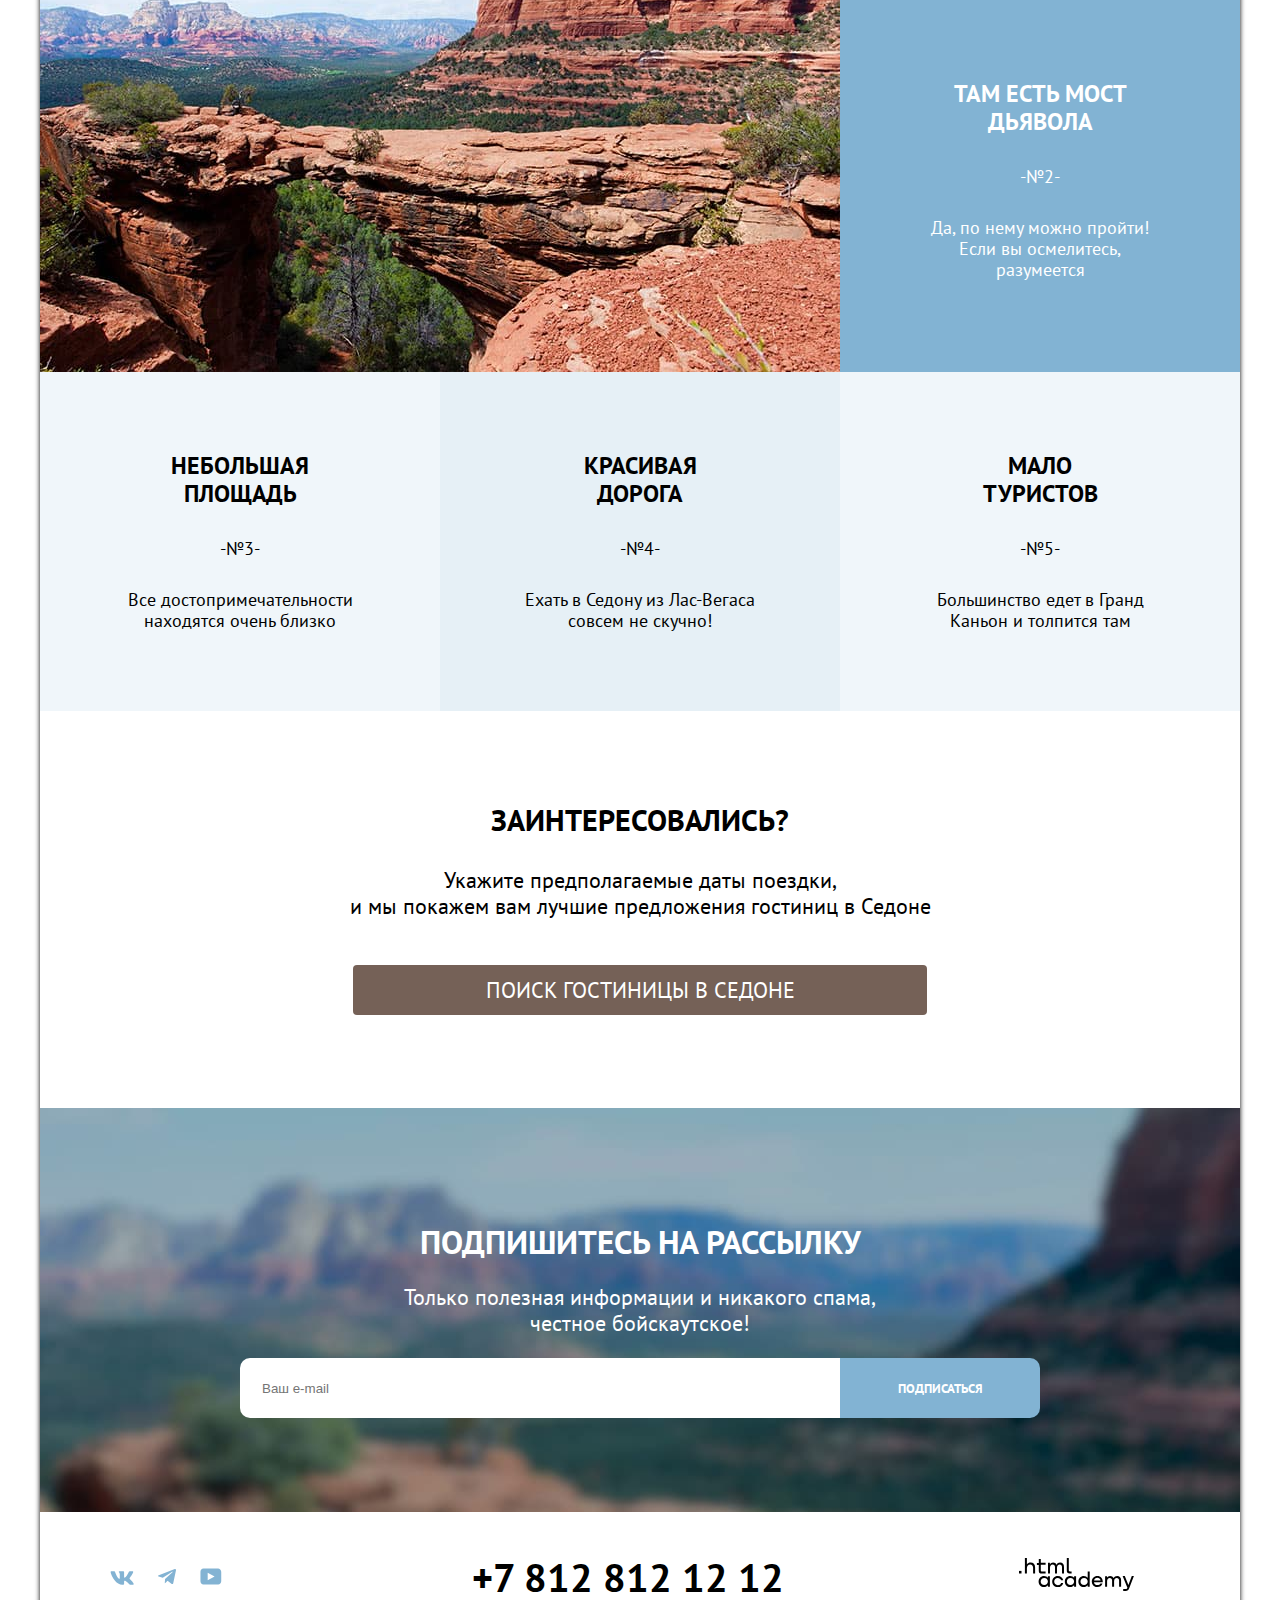
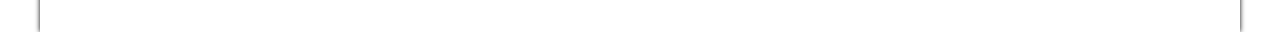
<file: 8/index.html>
<!DOCTYPE html>
<html lang="ru">
<head>
  <meta charset="utf-8">
  <title>HTML Academy: Седона</title>
  <link rel="stylesheet" href="styles/styles.css">
  <base href="https://htmlacademy-htmlcss.github.io/2079325-sedona-34/8/">
</head>
<body>
<header class="page-header">
  <nav class="navigation">
    <a class="page-logo">
      <img class="logo-icon" src="images/logo-city-of-sedona.svg" width="139" height="70" alt="Логотип Седоны">
    </a>
    <ul class="navigation-list">
      <li class="navigation-item">
        <a class="navigation-link navigation-link-current" href="#">Главная</a>
      </li>
      <li class="navigation-item">
        <a class="navigation-link" href="#">О Седоне</a>
      </li>
      <li class="navigation-item">
        <a class="navigation-link" href="catalog.html">Гостиницы</a>
      </li>
    </ul>
    <ul class="navigation-list navigation-user">
      <li class="navigation-item">
        <a class="navigation-link" href="#"><span class="visually-hidden">Поиск</span>
          <img class="navigation-link search" src="images/icons/icon-search.svg" alt="Иконка поиска"></a>
      </li>
      <li class="navigation-item">
        <a class="navigation-link" href="#"><span class="visually-hidden">Избранное</span>
          <img class="navigation-link favorite" src="images/icons/icon-favorite.svg" alt="Иконка избранное"></a>
        <span class="number-favorite favorite">12</span>
      </li>
      <li class="navigation-item">
        <a class="navigation-link wanted" href="#">Хочу сюда!</a>
      </li>
    </ul>
  </nav>
</header>

<main class="main-container main-index">
  <div class="page-container">
    <div class="main-logo">
      <img class="logo" src="images/welcome-to-the-gorgeous-sedona-logo.svg" alt="Слоган Седоны" width="458"
           height="352">
    </div>
    <h1 class="city-title">Седона - небольшой городок в Аризоне,<br> заслуживающий большего!</h1>
    <section class="advantages">
      <p class="city-advantages">Рассмотрим 5 причин, по которым Седона круче, чем Гранд-Каньон!
      </p>
      <h2 class="visually-hidden">Преимущества</h2>
      <ul class="advantages-list">
        <li class="advantages-item advantages-item--blue">
          <div class="advantages-item-wrapper">
            <div class="advantages-item-text">
              <h3 class="advantages-title">Настоящий городок</h3>
              <span class="advantages-order">-№1-</span>
              <p class="advantages-description">Седона - не аттракцион для туристов, там течёт своя жизнь</p>
            </div>
            <img class="image" src="images/real-town-house-with-garden.jpg" alt="Фото домов в Седоне" width="800"
                 height="384">
          </div>
          <ul class="advantages-sublist">
            <li class="advantages-item advantages-item--33 advantages-item-light-blue">
              <img class="advantages-icon" src="images/icons/icon-house.svg" width="75" height="72" alt="Картинка домика">
              <h4 class="advantages-title">Жильё</h4>
              <p class="advantages-description">Рекомендуем пожить в настоящем мотеле, всё как в кино!</p>
            </li>
            <li class="advantages-item advantages-item--33">
              <img class="advantages-icon" src="images/icons/icon-food.svg" width="74" height="70" alt="Картинка бургера">
              <h4 class="advantages-title">Еда</h4>
              <p class="advantages-description">Всегда заказывайте топовый фирменный бургер, вы не разочаруетесь!</p>
            </li>
            <li class="advantages-item advantages-item--33 advantages-item-light-blue">
              <img class="advantages-icon" src="images/icons/icon-souvenir.svg" width="64" height="76" alt="Картинка подарка">
              <h4 class="advantages-title">Сувениры</h4>
              <p class="advantages-description">Не только китайского, но и настоящего местного производства</p>
            </li>
          </ul>
        </li>


        <li class="advantages-item advantages-item--blue advantages-item--reverse">
          <div class="advantages-item-wrapper">
            <div class="advantages-item-text">
              <h3 class="advantages-title">Там есть мост Дьявола</h3>
              <span class="advantages-order">-№2-</span>
              <p class="advantages-description">Да, по нему можно пройти! Если вы осмелитесь, разумеется</p>
            </div>
            <img class="image" src="images/devil's-bridge.jpg" alt="Мост Дьвола в Седоне" width="800" height="384">
          </div>
        </li>
        <li class="advantages-item advantages-item--33 advantages-item-light-blue">
          <h3 class="advantages-title">Небольшая площадь</h3>
          <span class="advantages-order">-№3-</span>
          <p class="advantages-description">Все достопримечательности находятся очень близко</p>
        </li>
        <li class="advantages-item advantages-item--33 advantages-item-beautiful-road">
          <h3 class="advantages-title">Красивая<br> дорога</h3>
          <span class="advantages-order">-№4-</span>
          <p class="advantages-description">Ехать в Седону из Лас-Вегаса совсем не скучно!</p>
        </li>
        <li class="advantages-item advantages-item--33 advantages-item-light-blue">
          <h3 class="advantages-title">Мало<br> туристов</h3>
          <span class="advantages-order">-№5-</span>
          <p class="advantages-description">Большинство едет в Гранд Каньон и толпится там</p>
        </li>
      </ul>
    </section>
    <section class="appointment">
      <h2 class="appointment-title">Заинтересовались?</h2>
      <p class="appointment-description">Укажите предполагаемые даты поездки,<br> и мы покажем вам лучшие предложения
        гостиниц
        в Седоне</p>
      <a class="hotel-search-link" href="#">Поиск гостиницы в Седоне</a>
    </section>
  </div>
</main>

<section class="newsletter">
  <h2 class="newsletter-title">Подпишитесь на рассылку</h2>
  <p class="newsletter-description">Только полезная информации и никакого спама,<br> честное бойскаутское!</p>
  <div class="subscription">
  <form class="newsletter-form" action="https://echo.htmlacademy.ru/" method="post">
    <label class="visually-hidden" for="newsletter-email">Email</label>
    <input type="email" class="newsletter-email-field" placeholder="Ваш e-mail" name="newsletter-email" id="newsletter-email" required>
    <button class="button newsletter-button" type="submit">Подписаться</button>
  </form>
  </div>
</section>
<footer class="page-footer">
  <ul class="footer-social-list">
    <li class="footer-social-item">
      <a class="social-network-link" href="https://vk.com/htmlacademy"><img src="images/icons/icon-vkontakte.svg" width="24"
                                                                            height="14" alt="Логотип вконтакте">
        <span class="visually-hidden">ВКонтакте</span>
      </a>
    </li>
    <li class="footer-social-item">
      <a class="social-network-link" href="https://t.me/htmlacademy"><img src="images/icons/icon-telegram.svg" width="18"
        height="16" alt="Логотип телеграм">
        <span class="visually-hidden">Телеграм</span>
      </a>
    </li>
    <li class="footer-social-item">
      <a class="social-network-link" href="https://youtube.com/user/htmlacademy"><img src="images/icons/icon-youtube.svg" width="22"
                                                                                      height="17" alt="Логотип Youtube">
        <span class="visually-hidden">YouTube</span>
      </a>
    </li>
  </ul>
  <a class="footer-phone-number" href="tel: +78128121212">+7 812 812 12 12</a>
  <a class="htmlacademy-link" href="https://htmlacademy.ru"><img src="images/html-academy-logo.svg" width="115"
                                                                 height="33" alt="Логотип HTML Академии"></a>
</footer>

  <div class="modal-container modal-container-close">
    <div class="modal modal-info">
    <button class="modal-close-button">
      <span class="visually-hidden">Закрыть</span>
    </button>
    <section class="modal-content">
      <h2 class="modal-title">Поиск гостиницы в Седоне</h2>
      <form class="info-form" action="https://echo.htmlacademy.ru/" method="get">
        <p class="field-group">
          <label class="first-date" for="first-date">Дата Заезда:</label>
          <input class="info-form-field field" id="first-date" name="info-date" placeholder="27 апреля 2020">
          <span class="fist-date-comment">Мы не можем отправить вас в прошлое.</span>
        </p>
        <p class="field-group">
          <label class="last-date" for="last-date">Дата Выезда:</label>
          <input class="info-form-field field" id="last-date" name="info-date" placeholder="27 апреля 2020">
        </p>
        <p class="field-group">
          <label class="adults-amount">Взрослые:
          <button class="plus-btn" type="button" name="button">
            <img src="/images/plus.svg">
          </button>
          <input type="text" name="name" value="2">
          <button class="minus-btn" type="button" name="button">
            <img src="/images/minus.svg">
          </button>
          </label>
        </p>
        <p class="field-group">
          <label class="adults-amount">Дети:
            <button class="plus-btn" type="button" name="button">
              <img src="/images/plus.svg">
            </button>
            <input type="text" name="name" value="2">
            <button class="minus-btn" type="button" name="button">
              <img src="/images/minus.svg">
            </button>
          </label>
        </p>
        <button class="button info-form-button" type="submit">Найти</button>
      </form>
    </section>
    </div>


  </div>
</body>
</html>
</file>
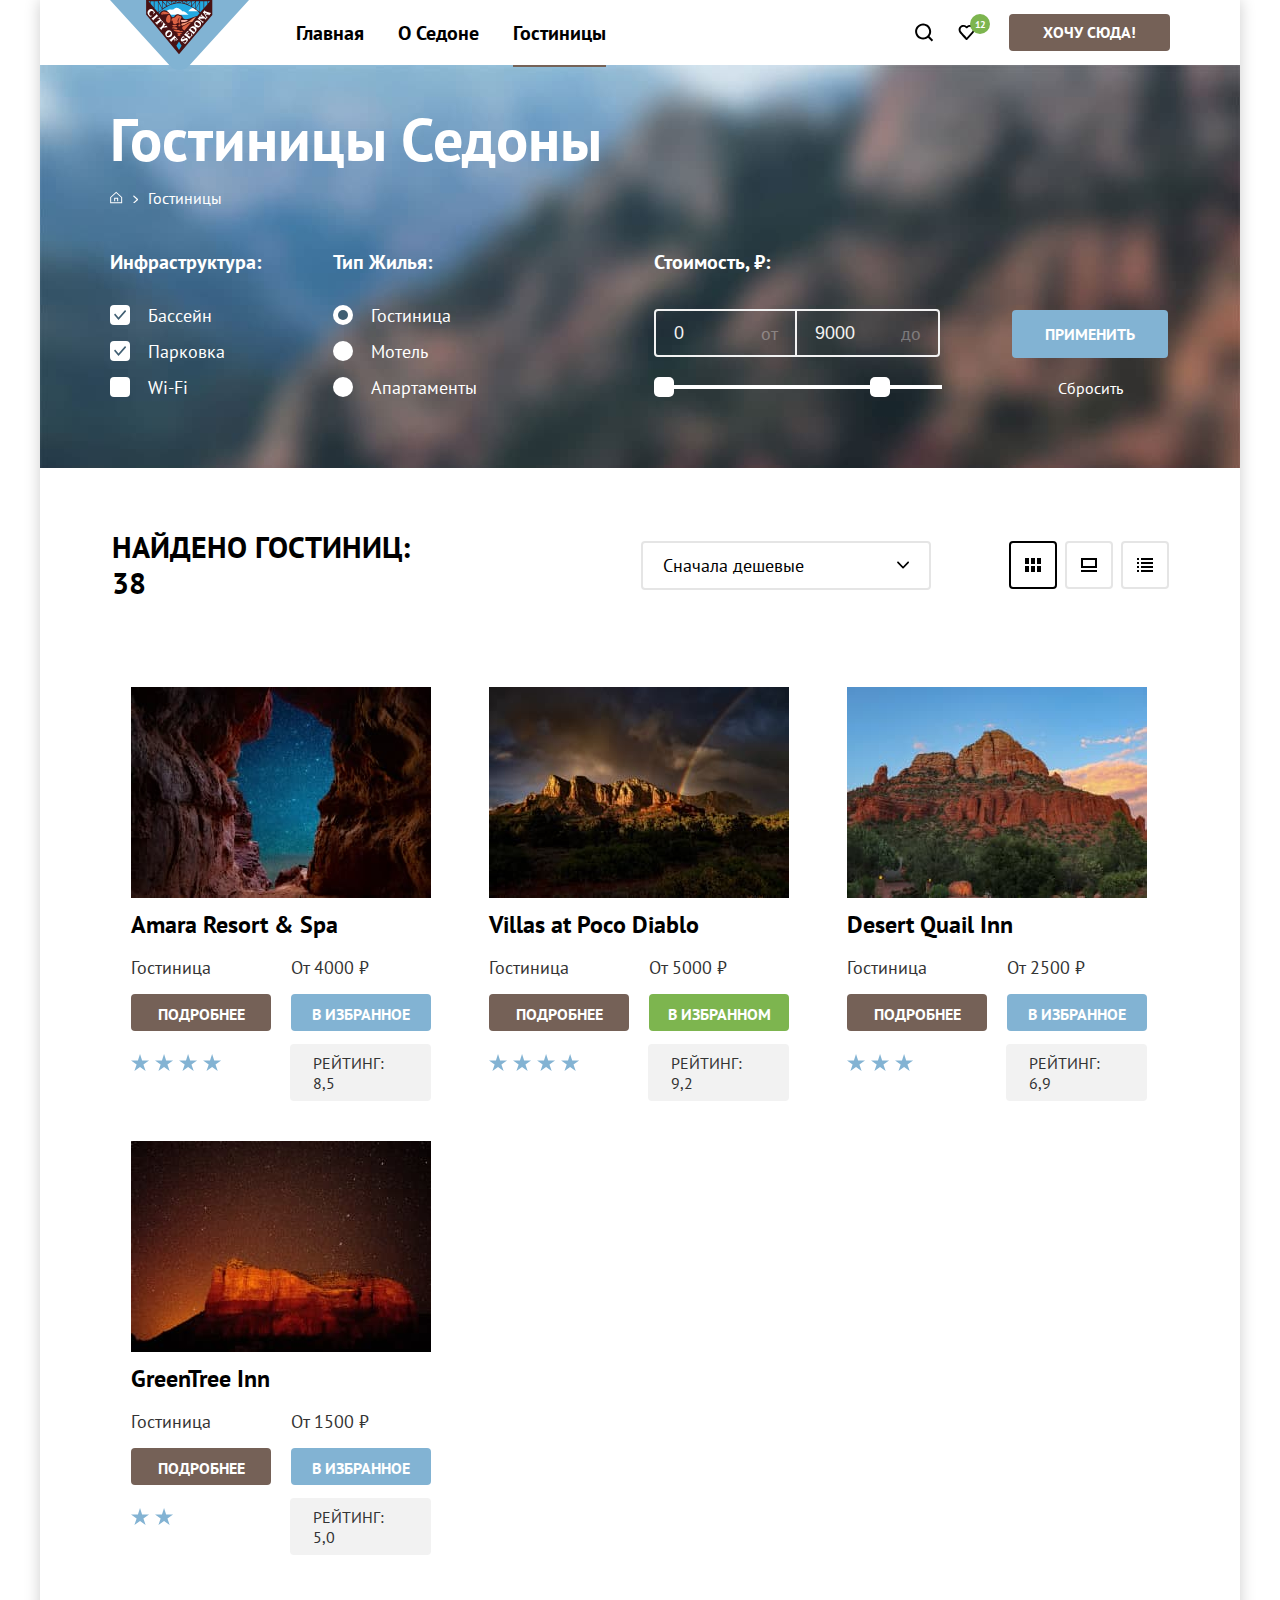
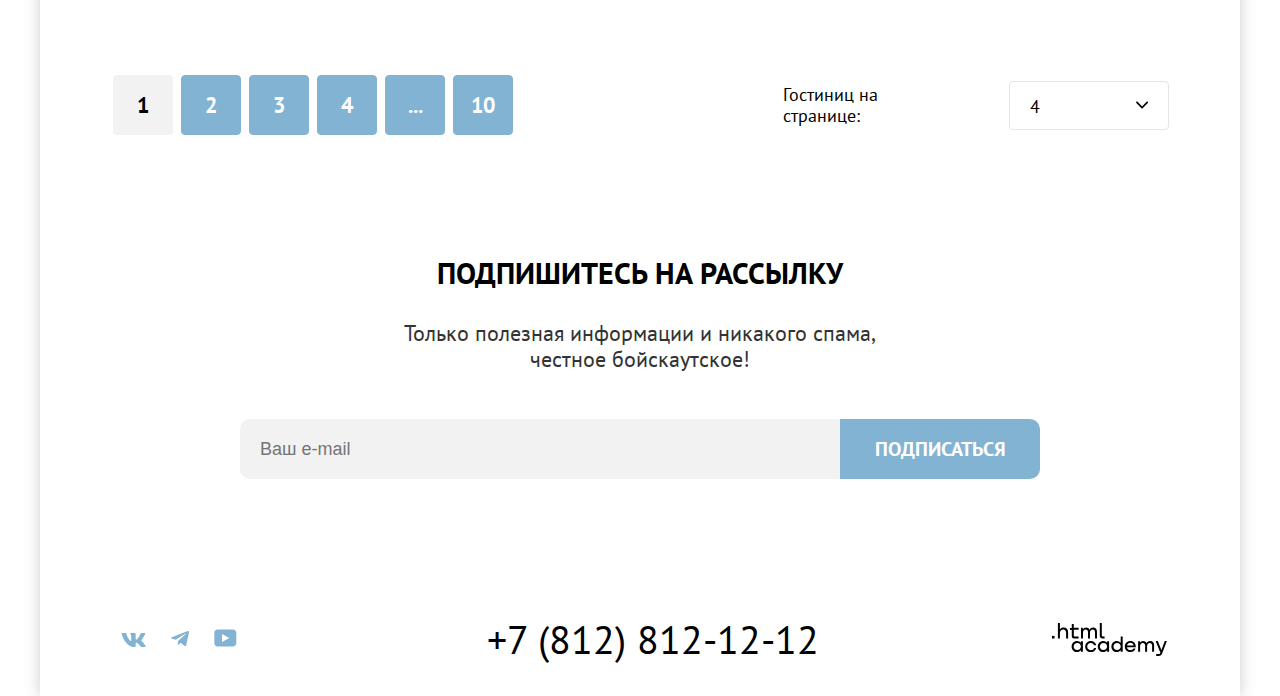
<file: catalog.html>
<!DOCTYPE html>
<html lang="ru">
<head>
  <meta charset="utf-8">
  <title>Каталог</title>
  <link rel="stylesheet" href="styles/styles.css">
  <link rel="icon" type="image/png" href="images/favicon.png">
</head>
<body>
<header class="page-header">
  <nav class="navigation">
    <a class="page-logo" href="index.html">
      <img class="logo-icon" src="images/logo-city-of-sedona.svg" width="139" height="70" alt="Логотип Седоны.">
    </a>
    <ul class="navigation-list">
      <li class="navigation-item menu-item">
        <a class="navigation-link menu-link" href="index.html">Главная</a>
      </li>
      <li class="navigation-item menu-item">
        <a class="navigation-link menu-link" href="#">О Седоне</a>
      </li>
      <li class="navigation-item menu-item">
        <a class="navigation-link menu-link menu-link-current navigation-link-current" href="catalog.html">Гостиницы</a>
      </li>
    </ul>
    <ul class="navigation-list navigation-user">
      <li class="navigation-item navigation-item-search">
        <a class="navigation-link navigation-link-search" href="#"><span class="visually-hidden">Поиск.</span></a>
      </li>
      <li class="navigation-item">
        <a class="navigation-link navigation-link-favorite" href="#"><span class="visually-hidden">Избранное.</span>
          <span class="number-favorite favorite">12</span>
        </a>
      </li>
      <li class="navigation-item">
        <a class="navigation-link wanted" href="#">Хочу сюда!</a>
      </li>
    </ul>
  </nav>
</header>

<main class="main-inner">
  <div class="main-filter">
    <header class="inner-header">
      <h1 class="inner-header-title">Гостиницы Седоны</h1>
      <ul class="breadcrumbs">
        <li class="breadcrumbs-item">
          <a class="breadcrumbs-link" href="index.html"><span class="visually-hidden">Главная страница.</span>
            <svg width="13" height="13" viewBox="0 0 13 13" xmlns="http://www.w3.org/2000/svg">
              <path fill-rule="evenodd" clip-rule="evenodd"
                    d="M0.162109 6.1499L6.16211 0.649902L12.1621 6.1499V12.3499H0.162109V6.1499ZM1.16211 6.5499V11.3499H11.1621V6.5499L6.16211 2.0499L1.16211 6.5499ZM5.16211 10.3499H4.16211V6.84985H8.16211V10.3499H7.16211V7.84985H5.16211V10.3499Z"/>
            </svg>
          </a>
        </li>
        <li class="breadcrumbs-item">
          <a class="breadcrumbs-link">Гостиницы</a>
        </li>
      </ul>
    </header>
    <section class="catalog-products">
      <h2 class="visually-hidden">Фильтры для выбора гостиниц.</h2>
      <form class="catalog-filter" action="https://echo.htmlacademy.ru/" method="get">
        <fieldset class="catalog-filter-group catalog-infrastructure">
          <legend class="catalog-filter-title">Инфраструктура:</legend>
          <ul class="catalog-filter-list">
            <li class="catalog-filter-item">
              <label class="control">
                <input class="visually-hidden control-input" type="checkbox" name="pool" checked>
                <span class="control-mark control-mark--square"></span>
                <span class="control-label">Бассейн</span>
              </label>
            </li>
            <li class="catalog-filter-item">
              <label class="control">
                <input class="visually-hidden control-input" type="checkbox" name="parking" checked>
                <span class="control-mark control-mark--square"></span>
                <span class="control-label">Парковка</span>
              </label>
            </li>
            <li class="catalog-filter-item">
              <label class="control">
                <input class="visually-hidden control-input" type="checkbox" name="wi-fi">
                <span class="control-mark control-mark--square"></span>
                <span class="control-label">Wi-Fi</span>
              </label>
            </li>
          </ul>
        </fieldset>
        <fieldset class="catalog-filter-group catalog-type-acc">
          <legend class="catalog-filter-title">Тип Жилья:</legend>
          <ul class="catalog-filter-list">
            <li class="catalog-filter-item">
              <label class="control">
                <input class="visually-hidden control-input" type="radio" name="accommodation" value="hotel" checked>
                <span class="control-mark control-mark--round"></span>
                <span class="control-label">Гостиница</span>
              </label>
            </li>
            <li class="catalog-filter-item">
              <label class="control">
                <input class="visually-hidden control-input" type="radio" name="accommodation" value="motel">
                <span class="control-mark control-mark--round"></span>
                <span class="control-label">Мотель</span>
              </label>
            </li>
            <li class="catalog-filter-item">
              <label class="control">
                <input class="visually-hidden control-input" type="radio" name="accommodation" value="apartment">
                <span class="control-mark control-mark--round"></span>
                <span class="control-label">Апартаменты</span>
              </label>
            </li>
          </ul>
        </fieldset>
        <fieldset class="catalog-filter-group catalog-price">
          <legend class="catalog-filter-title">Стоимость, ₽:</legend>
          <div class="catalog-filter-prices">
            <div class="catalog-filter-price">
              <input type="text" id="min" class="catalog-filter-price-input" value="0" aria-label="Цена от." required>
              <label for="min" class="catalog-filter-price-label">от</label>
            </div>

            <div class="catalog-filter-price">
              <input type="text" id="max" class="catalog-filter-price-input" value="9000" aria-label="Цена до." required>
              <label for="max" class="catalog-filter-price-label">до</label>
            </div>
          </div>
          <div class="catalog-filter-range">
            <div class="catalog-filter-range-line"></div>
            <button type="button" class="catalog-filter-range-btn catalog-filter-range--min"></button>
            <button type="button" class="catalog-filter-range-btn catalog-filter-range--max"></button>
          </div>
        </fieldset>
        <div class="catalog-filter-wrapper">
          <button class="button-filter-submit" type="submit">Применить</button>
          <button class="button-filter-reset" type="reset">Сбросить</button>
        </div>
      </form>
    </section>
  </div>
  <section class="catalog-options">
    <div class="search-results">
      <p class="search-result">Найдено гостиниц: 38</p>
    </div>
    <div class="sorting">
      <select class="select-control" aria-label="Сортировка.">
        <option value="cheap">Сначала дешевые</option>
        <option value="expensive">Сначала дорогие</option>
        <option value="popular">Сначала популярные</option>
      </select>
    </div>
    <div class="page-view">
      <a href="#" class="button button-view button-view-selected button-view-table">
        <span class="visually-hidden">Показать карточки.</span>
      </a>
      <a href="#" class="button button-view button-view-slideshow">
        <span class="visually-hidden">Показать каждую карточку отдельно.</span>
      </a>
      <a href="#" class="button button-view button-view-list">
        <span class="visually-hidden">Показать список.</span>
      </a>
    </div>
  </section>

  <div class="hotel-wrapper">
    <ul class="hotel-cards">
      <li class="hotel-card">
        <a class="hotel-card-link" href="#">
          <img class="hotel-card-image" src="images/amara-resort-and-spa.jpg"
               alt="Достопримечательности рядом с Amara Resort-and-Spa" width="300" height="211"></a>
        <h3 class="hotel-card-title"><a href="#">Amara Resort & Spa</a></h3>
        <div class="hotel-and-price">
          <p class="hotel-card-type">Гостиница</p>
          <p class="hotel-card-price">От 4000 ₽</p>
        </div>
        <div class="more">
          <a class="hotel-card-button button button-else" href="#">Подробнее</a>
          <a href="#" class="hotel-card-button button button-fav">В избранное</a>
        </div>
        <div class="rate">
          <span class="hotel-rating-stars-4"></span>
          <span class="hotel-rating">Рейтинг: 8,5</span>
        </div>
      </li>
      <li class="hotel-card">
        <a class="hotel-card-link" href="#">
          <img class="hotel-card-image" src="images/villas-at-poco-diablo.jpg"
               alt="Достопримечательности рядом с Villas at Poco Diablo" width="300" height="211"></a>
        <h3 class="hotel-card-title"><a href="#">Villas at Poco Diablo</a></h3>
        <div class="hotel-and-price">
          <p class="hotel-card-type">Гостиница</p>
          <p class="hotel-card-price">От 5000 ₽</p>
        </div>
        <div class="more">
          <a class="hotel-card-button button button-else" href="#">Подробнее</a>
          <a href="#" class="hotel-card-button button button-fav button-fav-current">В избранном</a>
        </div>
        <div class="rate">
          <span class="hotel-rating-stars-4"></span>
          <span class="hotel-rating">Рейтинг: 9,2</span>
        </div>
      </li>
      <li class="hotel-card">
        <a class="hotel-card-link" href="#">
          <img class="hotel-card-image" width="300" height="211" src="images/desert-quail-inn.jpg"
               alt="Достопримечательности рядом с Desert Quail Inn"></a>
        <h3 class="hotel-card-title"><a href="#">Desert Quail Inn</a></h3>
        <div class="hotel-and-price">
          <p class="hotel-card-type">Гостиница</p>
          <p class="hotel-card-price">От 2500 ₽</p>
        </div>
        <div class="more">
          <a class="hotel-card-button button button-else" href="#">Подробнее</a>
          <a href="#" class="hotel-card-button button button-fav">В избранное</a>
        </div>
        <div class="rate">
          <span class="hotel-rating-stars-3"></span>
          <span class="hotel-rating">Рейтинг: 6,9</span>
        </div>
      </li>
      <li class="hotel-card">
        <a class="hotel-card-link" href="#">
          <img class="hotel-card-image" src="images/geentree-inn.jpg" alt="Достопримечательности рядом с GreenTree Inn"
               width="300" height="211"></a>
        <h3 class="hotel-card-title"><a href="#">GreenTree Inn</a></h3>
        <div class="hotel-and-price">
          <p class="hotel-card-type">Гостиница</p>
          <p class="hotel-card-price">От 1500 ₽</p>
        </div>
        <div class="more">
          <a class="hotel-card-button button button-else" href="#">Подробнее</a>
          <a href="#" class="hotel-card-button button button-fav">В избранное</a>
        </div>
        <div class="rate">
          <span class="hotel-rating-stars-2"></span>
          <span class="hotel-rating">Рейтинг: 5,0</span>
        </div>
      </li>
    </ul>
  </div>

  <div class="pagination">
    <ul class="pagination-list">
      <li class="pagination-item">
        <a class="pagination-link pagination-link-current">1</a>
      </li>
      <li class="pagination-item">
        <a class="pagination-link" href="#">2</a>
      </li>
      <li class="pagination-item">
        <a class="pagination-link" href="#">3</a>
      </li>
      <li class="pagination-item">
        <a class="pagination-link" href="#">4</a>
      </li>
      <li class="pagination-item">
        <a class="pagination-link" href="#" aria-label="Другие страницы.">...</a>
      </li>
      <li class="pagination-item">
        <a class="pagination-link" href="#">10</a>
      </li>
    </ul>
    <div class="hotel-amount">
      <label class="hotel-page" for="hotel-page">Гостиниц на странице:</label>
      <select class="hotel-page-amount" id="hotel-page">
        <option label="1">1</option>
        <option label="2">2</option>
        <option label="3">3</option>
        <option label="4" selected>4</option>
      </select>
    </div>
  </div>

</main>
<section class="newsletter-inner">
  <h2 class="newsletter-title">Подпишитесь на рассылку</h2>
  <p class="newsletter-description-inner">Только полезная информации и никакого спама,<br> честное бойскаутское!</p>
  <div class="subscription">
    <form class="newsletter-form" action="https://echo.htmlacademy.ru/" method="post">
      <label class="visually-hidden" for="newsletter-email">Email.</label>
      <input type="email" class="newsletter-email-field newsletter-email-field-inner" placeholder="Ваш e-mail"
             name="newsletter-email" id="newsletter-email" required>
      <button class="button newsletter-button" type="submit">Подписаться</button>
    </form>
  </div>
</section>
<footer class="page-footer">
  <ul class="footer-social-list">
    <li class="footer-social-item">
      <a class="social-network-link" href="https://vk.com/htmlacademy">
        <svg width="25" height="14" viewBox="0 0 25 14" xmlns="http://www.w3.org/2000/svg">
          <path fill-rule="evenodd" clip-rule="evenodd"
                d="M24.1164 0.948C24.2824 0.402 24.1164 0 23.3214 0H20.6964C20.0284 0 19.7204 0.347 19.5534 0.73C19.5534 0.73 18.2184 3.926 16.3274 6.002C15.7154 6.604 15.4374 6.795 15.1034 6.795C14.9364 6.795 14.6854 6.604 14.6854 6.057V0.948C14.6854 0.292 14.5014 0 13.9454 0H9.81738C9.40038 0 9.14938 0.304 9.14938 0.593C9.14938 1.214 10.0954 1.358 10.1924 3.106V6.904C10.1924 7.737 10.0394 7.888 9.70538 7.888C8.81538 7.888 6.65038 4.677 5.36538 1.003C5.11638 0.288 4.86438 0 4.19338 0H1.56638C0.816382 0 0.666382 0.347 0.666382 0.73C0.666382 1.412 1.55638 4.8 4.81138 9.281C6.98138 12.341 10.0364 14 12.8194 14C14.4884 14 14.6944 13.632 14.6944 12.997V10.684C14.6944 9.947 14.8524 9.8 15.3814 9.8C15.7714 9.8 16.4384 9.992 17.9964 11.467C19.7764 13.216 20.0694 14 21.0714 14H23.6964C24.4464 14 24.8224 13.632 24.6064 12.904C24.3684 12.18 23.5184 11.129 22.3914 9.882C21.7794 9.172 20.8614 8.407 20.5824 8.024C20.1934 7.533 20.3044 7.314 20.5824 6.877C20.5824 6.877 23.7824 2.451 24.1154 0.948H24.1164Z"/>
        </svg>
        <span class="visually-hidden">ВКонтакте.</span>
      </a>
    </li>
    <li class="footer-social-item">
      <a class="social-network-link" href="https://t.me/htmlacademy">
        <svg width="18" height="16" viewBox="0 0 18 16" xmlns="http://www.w3.org/2000/svg">
          <path
            d="M16.785 0.0992597L0.840489 6.24776C-0.247661 6.68481 -0.241365 7.29184 0.640845 7.56253L4.73445 8.83953L14.2058 2.8637C14.6537 2.59121 15.0629 2.7378 14.7265 3.03636L7.05283 9.96185H7.05103L7.05283 9.96275L6.77045 14.1823C7.18413 14.1823 7.36669 13.9925 7.59871 13.7686L9.58705 11.8351L13.7229 14.89C14.4855 15.31 15.0332 15.0941 15.2229 14.1841L17.9379 1.38885C18.2158 0.274623 17.5126 -0.229883 16.785 0.0992597Z"/>
        </svg>
        <span class="visually-hidden">Телеграм.</span>
      </a>
    </li>
    <li class="footer-social-item">
      <a class="social-network-link" href="https://youtube.com/user/htmlacademy">
        <svg width="23" height="18" viewBox="0 0 23 18" xmlns="http://www.w3.org/2000/svg">
          <path
            d="M18.9402 0.5H3.50738C1.64668 0.5 0.333252 2.09375 0.333252 3.9V13.9937C0.333252 15.9062 1.64668 17.5 3.50738 17.5H19.1591C20.8009 17.5 22.3333 15.9062 22.3333 14.1V3.9C22.1143 2.09375 20.8009 0.5 18.9402 0.5ZM7.99494 13.0375V4.9625L15.3283 9L7.99494 13.0375Z"/>
        </svg>
        <span class="visually-hidden">YouTube.</span>
      </a>
    </li>
  </ul>
  <a class="footer-phone-number" href="tel:+78128121212">+7 (812) 812-12-12</a>
  <a class="htmlacademy-link" href="https://htmlacademy.ru">
    <svg width="115" height="33" viewBox="0 0 115 33" xmlns="http://www.w3.org/2000/svg" aria-label="Логотип HTML Академии.">
      <path d="M0 12.9V15.5H2.5V12.9H0Z"/>
      <path
        d="M11.6 4.5C10 4.5 8.8 5.2 8 6.2H7.9V0H5.9V15.5H7.9V10.2C7.9 8.1 9.2 6.6 11.2 6.6C13 6.6 14.1 8 14.1 9.8V15.5H16.1V9.4C16.2 6.4 14.3 4.5 11.6 4.5Z"/>
      <path
        d="M26.6 4.8H21.8V1.1H19.8V4.9H17.9V6.9H19.8V12.9C19.8 14.6 20.8 15.6 22.5 15.6H26.6V13.6H22.9C22.2 13.6 21.8 13.2 21.8 12.5V6.8H26.6V4.8Z"/>
      <path
        d="M41.1 4.6C39.5 4.6 38.2 5.4 37.6 6.7H37.5C36.9 5.5 35.7 4.6 34.1 4.6C32.7 4.6 31.6 5.4 31 6.4H30.9V4.8H29V15.4H31V10C31 8 32 6.5 33.6 6.5C35.1 6.5 36 7.5 36 9.1V15.4H38V9.8C38 7.4 39.4 6.5 40.6 6.5C42.1 6.5 43 7.5 43 9.1V15.4H45V8.9C45.1 6.4 43.6 4.6 41.1 4.6Z"/>
      <path d="M47.8 12.7C47.8 14.4 48.8 15.4 50.6 15.4H52.6V13.4H50.9C50.2 13.4 49.8 13 49.8 12.3V0H47.8V12.7Z"/>
      <path
        d="M28.9 19.7C28 18.6 26.7 17.9 25 17.9C21.9 17.9 19.6 20.2 19.6 23.5C19.6 26.8 21.9 29.1 25 29.1C26.8 29.1 28 28.3 28.8 27.2H28.9V28.8H30.9V18.2H28.9V19.7ZM25.3 27.1C23.1 27.1 21.7 25.5 21.7 23.5C21.7 21.5 23.1 19.9 25.3 19.9C27.5 19.9 28.9 21.5 28.9 23.5C28.9 25.4 27.5 27.1 25.3 27.1Z"/>
      <path
        d="M44.2 22C43.7 19.6 41.6 17.9 38.8 17.9C35.4 17.9 33.2 20.4 33.2 23.5C33.2 26.6 35.4 29.1 38.8 29.1C41.6 29.1 43.7 27.3 44.2 24.9H42.1C41.7 26.2 40.4 27.2 38.8 27.2C36.6 27.2 35.2 25.6 35.2 23.6C35.2 21.6 36.6 20 38.8 20C40.4 20 41.6 21 42.1 22.2H44.2V22Z"/>
      <path
        d="M55.1 19.7C54.2 18.6 52.9 17.9 51.2 17.9C48.1 17.9 45.8 20.2 45.8 23.5C45.8 26.8 48.1 29.1 51.2 29.1C53 29.1 54.2 28.3 55 27.2H55.1V28.8H57.1V18.2H55.1V19.7ZM51.5 27.1C49.3 27.1 47.9 25.5 47.9 23.5C47.9 21.5 49.3 19.9 51.5 19.9C53.7 19.9 55.1 21.5 55.1 23.5C55.1 25.4 53.6 27.1 51.5 27.1Z"/>
      <path
        d="M68.7 19.8C67.8 18.7 66.5 17.9 64.8 17.9C61.7 17.9 59.4 20.2 59.4 23.5C59.4 26.8 61.6 29.1 64.8 29.1C66.5 29.1 67.8 28.3 68.6 27.3H68.7V28.8H70.7V13.4H68.7V19.8ZM65.1 27.1C62.9 27.1 61.5 25.5 61.5 23.5C61.5 21.5 62.9 19.9 65.1 19.9C67.3 19.9 68.7 21.5 68.7 23.5C68.6 25.5 67.2 27.1 65.1 27.1Z"/>
      <path
        d="M78.3 17.9C75 17.9 72.8 20.4 72.8 23.5C72.8 26.5 74.9 29.1 78.3 29.1C80.8 29.1 82.8 27.8 83.5 25.5H81.4C80.9 26.5 79.8 27.1 78.4 27.1C76.5 27.1 75.1 25.8 75 24.2H83.8C84 20.6 81.8 17.9 78.3 17.9ZM78.3 19.8C80 19.8 81.3 20.8 81.6 22.4H75.1C75.4 20.9 76.6 19.8 78.3 19.8Z"/>
      <path
        d="M98.2 17.9C96.6 17.9 95.3 18.7 94.6 19.9H94.5C93.9 18.7 92.7 17.9 91.1 17.9C89.7 17.9 88.6 18.6 88 19.7V18.2H86.1V28.8H88.1V23.4C88.1 21.4 89.1 20 90.7 19.9C92.2 19.9 93.1 20.9 93.1 22.5V28.8H95.1V23.2C95.1 20.8 96.5 19.9 97.7 19.9C99.2 19.9 100.1 20.9 100.1 22.5V28.8H102.1V22.3C102.2 19.7 100.7 17.9 98.2 17.9Z"/>
      <path
        d="M109.4 27L105.8 18.1H103.6L108.4 29.7C108.1 30.6 107.7 30.9 106.7 30.9H104.2V32.9H106.7C108.5 32.9 109.5 32.1 110.2 30.3L114.9 18.1H112.8L109.4 27Z"/>
    </svg>
  </a>
</footer>
</body>
</html>
</file>
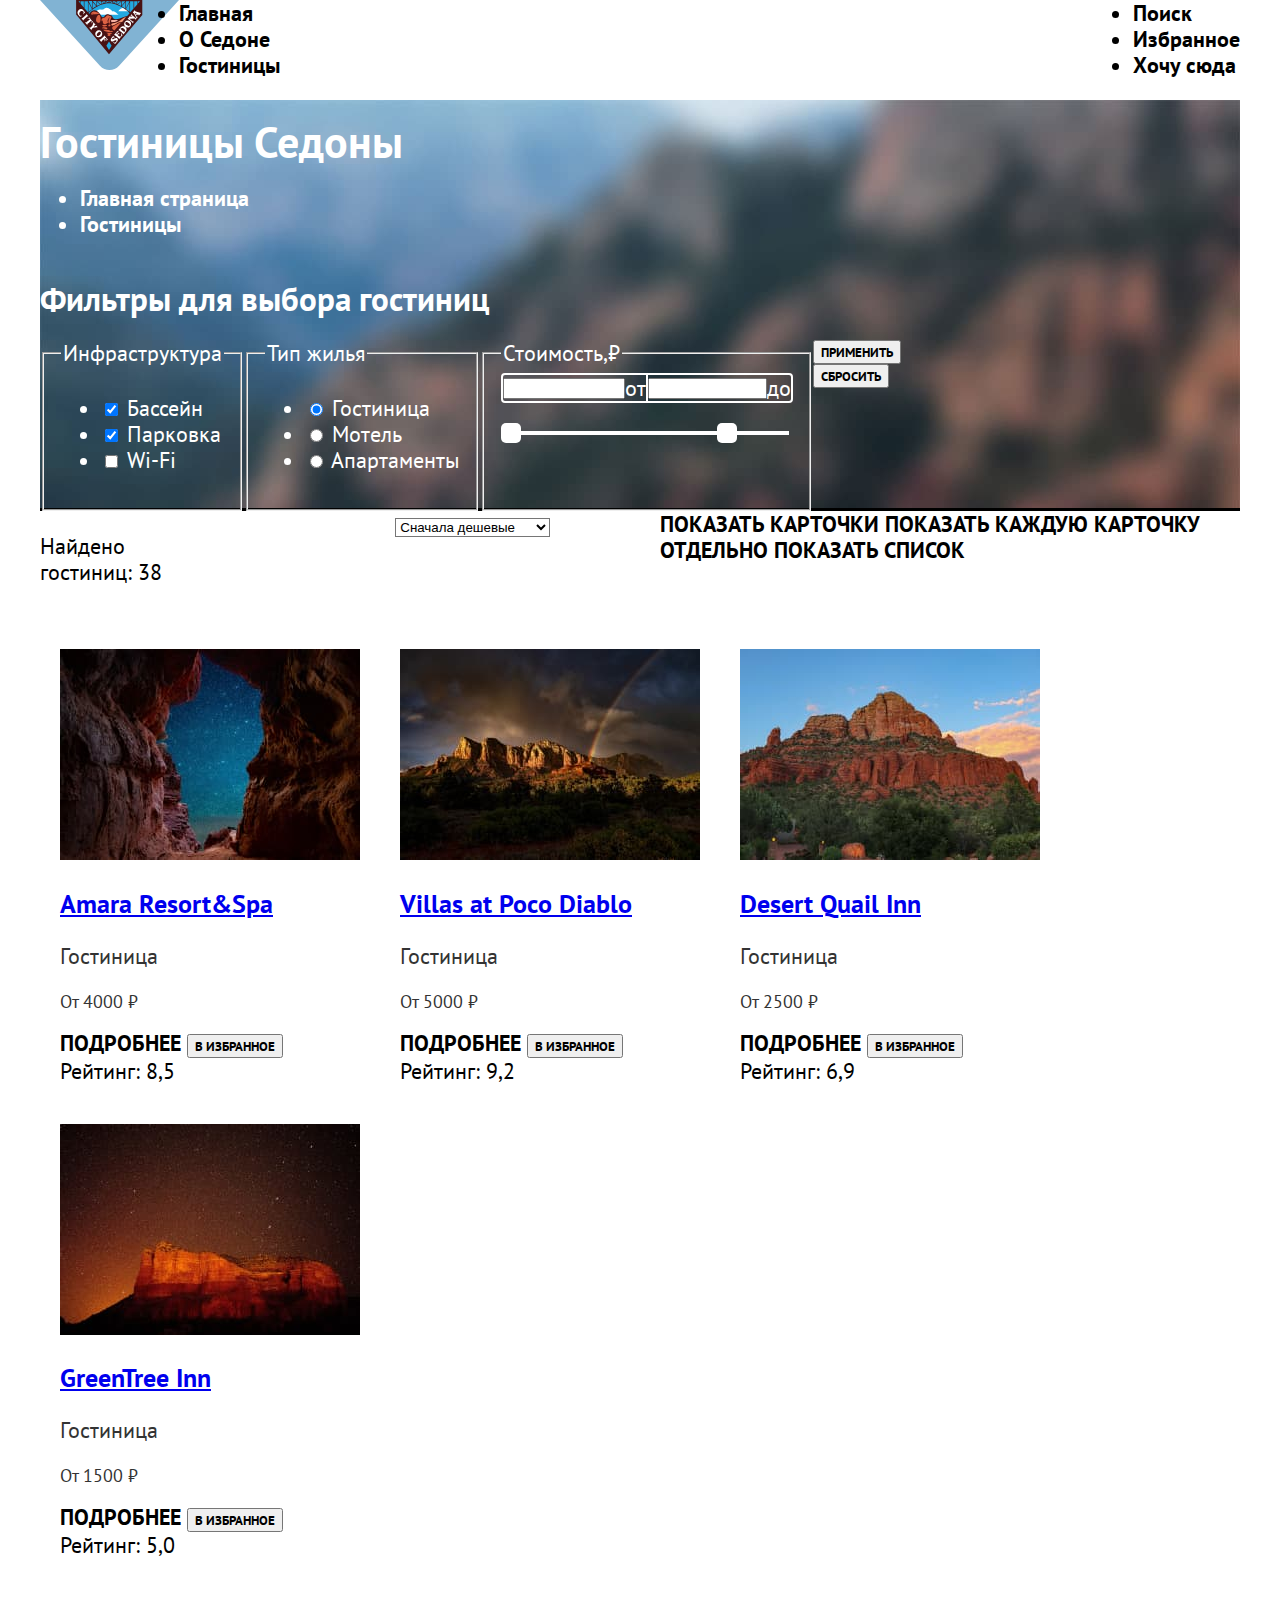
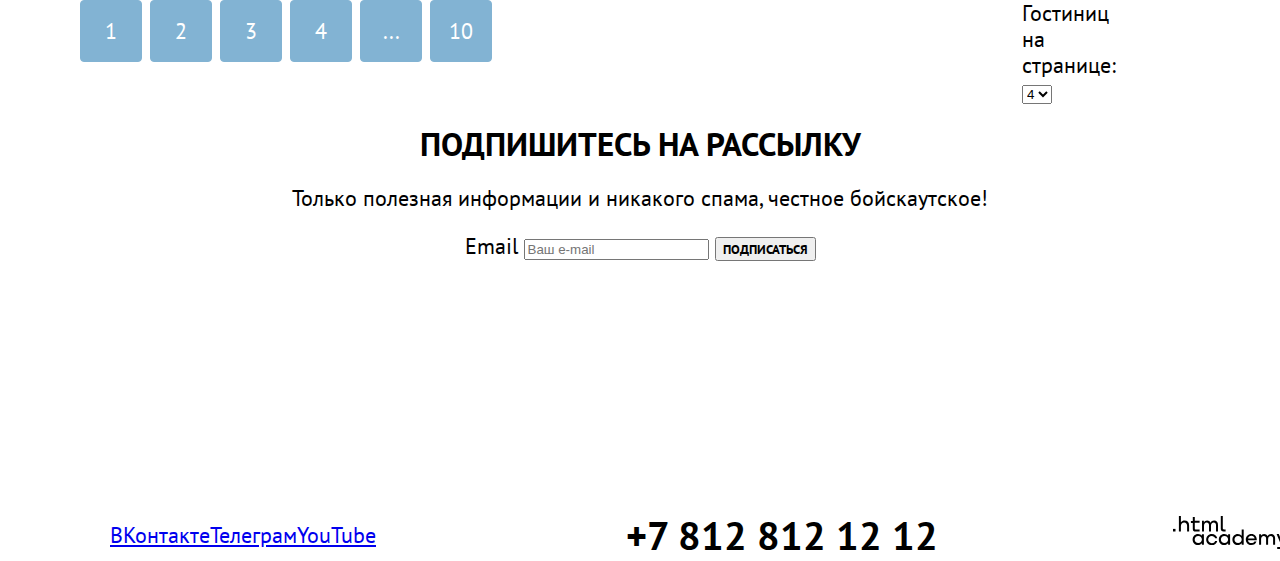
<file: 5/catalog.html>
<!DOCTYPE html>
<html lang="ru">
<head>
  <meta charset="utf-8">
  <title>Каталог</title>
  <link rel="stylesheet" href="styles/styles.css">
  <base href="https://htmlacademy-htmlcss.github.io/2079325-sedona-34/5/">
</head>
<body>
<header class="page-header">
  <nav class="navigation">
    <a class="page-logo">
      <img class="logo-icon" src="images/logo-city-of-sedona.svg" width="139" height="70" alt="Логотип Седоны">
    </a>
    <ul class="navigation-list">
      <li class="navigation-item">
        <a class="navigation-link" href="index.html">Главная</a>
      </li>
      <li class="navigation-item">
        <a class="navigation-link" href="#">О Седоне</a>
      </li>
      <li class="navigation-item">
        <a class="navigation-link navigation-link-current" href="catalog.html">Гостиницы</a>
      </li>
    </ul>
    <ul class="navigation-user">
      <li class="navigation-item">
        <a class="navigation-link" href="#"><span class="visually-hidden">Поиск</span></a>
      </li>
      <li class="navigation-item">
        <a class="navigation-link" href="#"><span class="visually-hidden">Избранное</span></a>
      </li>
      <li class="navigation-item">
        <a class="navigation-link" href="#">Хочу сюда</a>
      </li>
    </ul>
  </nav>
</header>
<main class="main-inner">
  <div class="main-filter">
    <header class="inner-header">
      <h1 class="inner-header-title">Гостиницы Седоны</h1>
      <ul class="breadcrumbs">
        <li class="breadcrumbs-item">
          <a class="breadcrumbs-link visually-hidden" href="index.html">Главная страница</a>
        </li>
        <li class="breadcrumbs-item">
          <a class="breadcrumbs-link">Гостиницы</a>
        </li>
      </ul>
    </header>
    <section class="catalog-products">
      <h2 class="visually-hidden">Фильтры для выбора гостиниц</h2>
      <form class="catalog-filter" action="https://echo.htmlacademy.ru/" method="get">
        <fieldset class="catalog-filter-group">
          <legend class="catalog-filter-title">Инфраструктура</legend>
          <ul class="catalog-filter-list">
            <li class="catalog-filter-item">
              <input class="control-input" type="checkbox" name="pool" checked>
              <label class="control">
                Бассейн
              </label>
            </li>
            <li class="catalog-filter-item">
              <input class="control-input" type="checkbox" name="parking" checked>
              <label class="control">
                Парковка
              </label>
            </li>
            <li class="catalog-filter-item">
              <input class="control-input" type="checkbox" name="wi-fi">
              <label class="control">
                Wi-Fi
              </label>
            </li>
          </ul>
        </fieldset>
        <fieldset class="catalog-filter-group">
          <legend class="catalog-filter-title">Тип жилья</legend>
          <ul class="catalog-filter-list">
            <li class="catalog-filter-item">
              <input class="control-input" id="checkbox-1" type="radio" name="accomodation" value="hotel" checked>
              <label class="control" for="checkbox-1">
                Гостиница
              </label>
            </li>
            <li class="catalog-filter-item">
              <input class="control-input" type="radio" name="accomodation" value="motel">
              <label class="control">
                Мотель
              </label>
            </li>
            <li class="catalog-filter-item">
              <input class="control-input" type="radio" name="accomodation" value="apartment">
              <label class="control">
                Апартаменты
              </label>
            </li>
          </ul>
        </fieldset>
        <fieldset class="catalog-filter-group">
          <legend class="catalog-filter-title">Стоимость,₽</legend>
          <div class="catalog-filter-prices">
            <div class="catalog-filter-price">
              <input type="text" id="min" class="catalog-filter-price-input">
              <label for="min" class="catalog-filter-price-label">от</label>
            </div>

            <div class="catalog-filter-price">
              <input type="text" id="max" class="catalog-filter-price-input">
              <label for="max" class="catalog-filter-price-label">до</label>
            </div>
          </div>
          <div class="catalog-filter-range">
            <div class="catalog-filter-range-line"></div>
            <button class="catalog-filter-range-btn catalog-filter-range--min"></button>
            <button class="catalog-filter-range-btn catalog-filter-range--max"></button>
          </div>
        </fieldset>
        <div class="catalog-filter-wrapper">
          <button class="button" type="submit">Применить</button>
          <button class="button" type="reset">Сбросить</button>
        </div>
      </form>
    </section>
  </div>
  <section class="catalog-options">
    <div class="search-results">
      <p class="search-result">Найдено гостиниц: 38</p>
    </div>
    <div class="sorting">
      <select class="select-control" aria-label="Сортировка">
        <option value="cheap">Сначала дешевые</option>
        <option value="expensive">Сначала дорогие</option>
        <option value="popular">Сначала популярные</option>
      </select>
    </div>
    <div class="page-view">
      <a href="#" class="button button-dark">
        <span class="visually-hidden">Показать карточки</span>
      </a>
      <a href="#" class="button button-light">
        <span class="visually-hidden">Показать каждую карточку отдельно</span>
      </a>
      <a href="#" class="button button-light">
        <span class="visually-hidden">Показать список</span>
      </a>
    </div>
  </section>

  <div class="hotel-wrapper">
    <ul class="hotel-cards">
      <li class="hotel-card">
        <a class="hotel-card-link" href="#">
          <img class="hotel-card-image" src="images/amara-resort-and-spa.jpg"
               alt="Достопримечательности рядом с Amara Resort-and-Spa" width="300" height="211"></a>
        <h3 class="hotel-card-title"><a href="#">Amara Resort&Spa</a></h3>
        <p class="hotel-card-type">Гостиница</p>
        <p class="hotel-card-price">От 4000 ₽</p>
        <a class="hotel-card-button button" href="#">Подробнее</a>
        <button type="submit" class="hotel-card-button button">В избранное</button>
        <div class="stars">
          <div class="star"></div>
          <div class="star"></div>
          <div class="star"></div>
          <div class="star"></div>
        </div>
        <span class="hotel-rating">Рейтинг: 8,5</span>
      </li>
      <li class="hotel-card">
        <a class="hotel-card-link" href="#">
          <img class="hotel-card-image" src="images/villas-at-poco-diablo.jpg"
               alt="Достопримечательности рядом с Villas at Poco Diablo" width="300" height="211">
          <h3 class="hotel-card-title"><a href="#">Villas at Poco Diablo</a></h3>
        </a>
        <p class="hotel-card-type">Гостиница</p>
        <p class="hotel-card-price">От 5000 ₽</p>
        <a class="hotel-card-button button" href="#">Подробнее</a>
        <button type=submit class="hotel-card-button button">В избранное</button>
        <div class="stars">
          <div class="star"></div>
          <div class="star"></div>
          <div class="star"></div>
          <div class="star"></div>
        </div>
        <span class="hotel-rating">Рейтинг: 9,2</span>
      </li>
      <li class="hotel-card">
        <a class="hotel-card-link" href="#">
          <img class="hotel-card-image" src="images/desert-quail-inn.jpg"
               alt="Достопримечательности рядом с Desert Quail Inn">
          <h3 class="hotel-card-title"><a href="#">Desert Quail Inn</a></h3>
        </a>
        <p class="hotel-card-type">Гостиница</p>
        <p class="hotel-card-price">От 2500 ₽</p>
        <a class="hotel-card-button button" href="#">Подробнее</a>
        <button type=submit class="hotel-card-button button">В избранное</button>
        <div class="stars">
          <div class="star"></div>
          <div class="star"></div>
          <div class="star"></div>
        </div>
        <span class="hotel-rating">Рейтинг: 6,9</span>
      </li>
      <li class="hotel-card">
        <a class="hotel-card-link" href="#">
          <img class="hotel-card-image" src="images/geentree-inn.jpg" alt="Достопримечательности рядом с GreenTree Inn"
               width="300" height="211">
          <h3 class="hotel-card-title"><a href="#">GreenTree Inn</a></h3>
        </a>
        <p class="hotel-card-type">Гостиница</p>
        <p class="hotel-card-price">От 1500 ₽</p>
        <a class="hotel-card-button button" href="#">Подробнее</a>
        <button type=submit class="hotel-card-button button">В избранное</button>
        <div class="stars">
          <div class="star"></div>
          <div class="star"></div>
          <div class="star"></div>
          <div class="star"></div>
        </div>
        <span class="hotel-rating">Рейтинг: 5,0</span>
      </li>
    </ul>
  </div>

<div class="pagination">
    <ul class="pagination-list">
      <li class="pagination-item">
        <a class="pagination-link pagination-current">1</a>
      </li>
      <li class="pagination-item">
        <a class="pagination-link" href="#">2</a>
      </li>
      <li class="pagination-item">
        <a class="pagination-link" href="#">3</a>
      </li>
      <li class="pagination-item">
        <a class="pagination-link" href="#">4</a>
      </li>
      <li class="pagination-item">
        <a class="pagination-link" href="#">...</a>
      </li>
      <li class="pagination-item">
        <a class="pagination-link" href="#">10</a>
      </li>
    </ul>
    <div class="hotel-amount">
      <label>Гостиниц на странице:
        <select>
          <option label="1">1</option>
          <option label="2">2</option>
          <option label="3">3</option>
          <option label="4" selected>4</option>
        </select>
      </label>
    </div>
  </div>

</main>
<section class="newsletter-inner">
  <h2 class="newsletter-title-inner">Подпишитесь на рассылку</h2>
  <p>Только полезная информации и никакого спама, честное бойскаутское!</p>
  <div class="email-info">
  <form class="newsletter-form" action="https://echo.htmlacademy.ru/" method="post">
    <label for="newsletter-email">Email</label>
    <input type="email" class="field" placeholder="Ваш e-mail" name="newsletter-email" id="newsletter-email" required>
    <button class="button newsletter-button" type="submit">Подписаться</button>
  </form>
  </div>
</section>
<footer class="page-footer">
  <ul class="footer-social-list">
    <li class="footer-social-item">
      <a class="social-network-link" href="https://vk.com/htmlacademy">
        <span class="visually-hidden">ВКонтакте</span>
      </a>
    </li>
    <li class="footer-social-item">
      <a class="social-network-link" href="https://t.me/htmlacademy">
        <span class="visually-hidden">Телеграм</span>
      </a>
    </li>
    <li class="footer-social-item">
      <a class="social-network-link" href="https://youtube.com/user/htmlacademy">
        <span class="visually-hidden">YouTube</span>
      </a>
    </li>
  </ul>
  <a class="footer-phone-number" href="tel: +78128121212">+7 812 812 12 12</a>
  <a class="htmlacademy-link" href="https://htmlacademy.ru"><img src="images/html-academy-logo.svg" width="115"
                                                                 height="33" alt="Логотип HTML Академии"></a>
</footer>
</body>
</html>
</file>
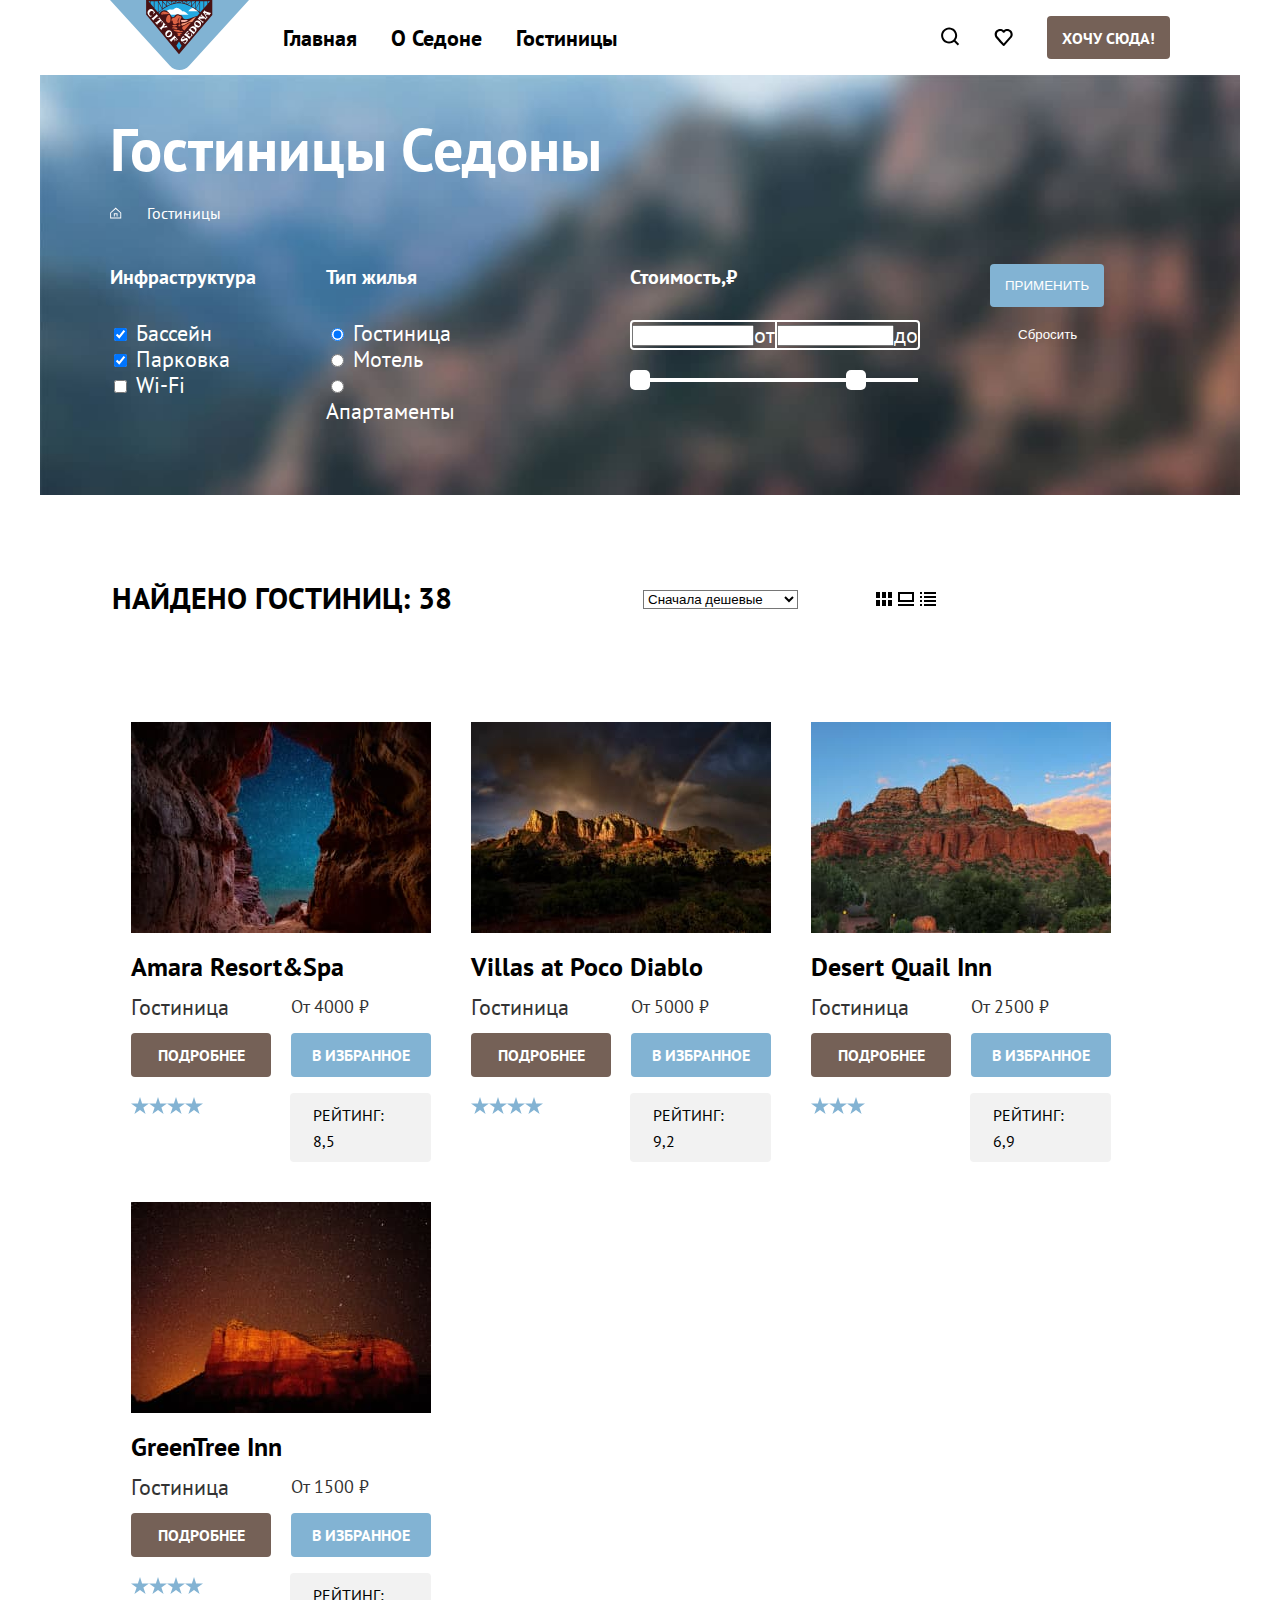
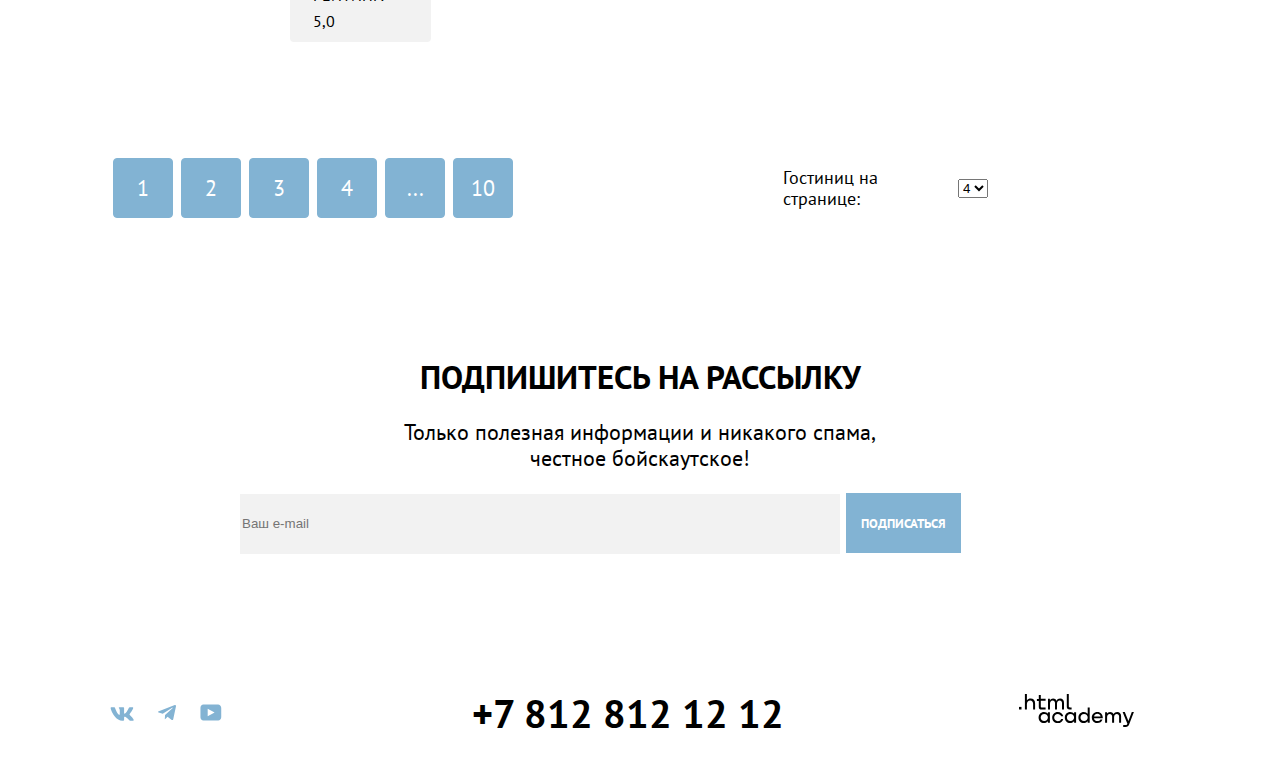
<file: 7/catalog.html>
<!DOCTYPE html>
<html lang="ru">
<head>
  <meta charset="utf-8">
  <title>Каталог</title>
  <link rel="stylesheet" href="styles/styles.css">
  <base href="https://htmlacademy-htmlcss.github.io/2079325-sedona-34/7/">
</head>
<body>
<header class="page-header">
  <nav class="navigation">
    <a class="page-logo" href="index.html">
      <img class="logo-icon" src="images/logo-city-of-sedona.svg" width="139" height="70" alt="Логотип Седоны">
    </a>
    <ul class="navigation-list">
      <li class="navigation-item">
        <a class="navigation-link" href="index.html">Главная</a>
      </li>
      <li class="navigation-item">
        <a class="navigation-link" href="#">О Седоне</a>
      </li>
      <li class="navigation-item">
        <a class="navigation-link navigation-link-current" href="catalog.html">Гостиницы</a>
      </li>
    </ul>
    <ul class="navigation-list navigation-user">
      <li class="navigation-item">
        <a class="navigation-link" href="#"><span class="visually-hidden">Поиск</span>
          <img class="navigation-link-search" src="images/icons/icon-search.svg" alt="Иконка поиска"></a>
      </li>
      <li class="navigation-item">
        <a class="navigation-link" href="#"><span class="visually-hidden">Избранное</span>
          <img class="navigation-link-favorite" src="images/icons/icon-favorite.svg" alt="Иконка избранное">
        </a>
      </li>
      <li class="navigation-item">
        <a class="navigation-link wanted" href="#">Хочу сюда!</a>
      </li>
    </ul>
  </nav>
</header>
<main class="main-inner">
  <div class="main-filter">
    <header class="inner-header">
      <h1 class="inner-header-title">Гостиницы Седоны</h1>
      <ul class="breadcrumbs">
        <li class="breadcrumbs-item">
          <a class="breadcrumbs-link" href="index.html"><span class="visually-hidden">Главная страница</span>
            <img class="breadcrumbs-link-home-page" src="images/icons/icon-home-page.svg" alt="Иконка домой" width="12" height="12">
          </a>
        </li>
        <li class="breadcrumbs-item">
          <a class="breadcrumbs-link">Гостиницы</a>
        </li>
      </ul>
    </header>
    <section class="catalog-products">
      <h2 class="visually-hidden">Фильтры для выбора гостиниц</h2>
      <form class="catalog-filter" action="https://echo.htmlacademy.ru/" method="get">
        <fieldset class="catalog-filter-group catalog-infrastructure">
          <legend class="catalog-filter-title">Инфраструктура</legend>
          <ul class="catalog-filter-list">
            <li class="catalog-filter-item">
              <input class="control-input" type="checkbox" name="pool" checked id="checkbox-pool">
              <label class="control" for="checkbox-pool">
                Бассейн
              </label>
            </li>
            <li class="catalog-filter-item">
              <input class="control-input" type="checkbox" name="parking" checked id="checkbox-parking">
              <label class="control" for="checkbox-parking">
                Парковка
              </label>
            </li>
            <li class="catalog-filter-item">
              <input class="control-input" type="checkbox" name="wi-fi" id="checkbox-wi-fi">
              <label class="control" for="checkbox-wi-fi">
                Wi-Fi
              </label>
            </li>
          </ul>
        </fieldset>
        <fieldset class="catalog-filter-group catalog-type-acc">
          <legend class="catalog-filter-title">Тип жилья</legend>
          <ul class="catalog-filter-list">
            <li class="catalog-filter-item">
              <input class="control-input" type="radio" name="accomodation" value="hotel" id="radio-hotel" checked>
              <label class="control" for="radio-hotel">
                Гостиница
              </label>
            </li>
            <li class="catalog-filter-item">
              <input class="control-input" type="radio" name="accomodation" value="motel" id="radio-motel">
              <label class="control" for="radio-motel">
                Мотель
              </label>
            </li>
            <li class="catalog-filter-item">
              <input class="control-input" type="radio" name="accomodation" value="apartment" id="radio-apart">
              <label class="control" for="radio-apart">
                Апартаменты
              </label>
            </li>
          </ul>
        </fieldset>
        <fieldset class="catalog-filter-group catalog-price">
          <legend class="catalog-filter-title">Стоимость,₽</legend>
          <div class="catalog-filter-prices">
            <div class="catalog-filter-price">
              <input type="text" id="min" class="catalog-filter-price-input">
              <label for="min" class="catalog-filter-price-label">от</label>
            </div>

            <div class="catalog-filter-price">
              <input type="text" id="max" class="catalog-filter-price-input">
              <label for="max" class="catalog-filter-price-label">до</label>
            </div>
          </div>
          <div class="catalog-filter-range">
            <div class="catalog-filter-range-line"></div>
            <button class="catalog-filter-range-btn catalog-filter-range--min"></button>
            <button class="catalog-filter-range-btn catalog-filter-range--max"></button>
          </div>
        </fieldset>
        <div class="catalog-filter-wrapper">
          <button class="button-filter-submit" type="submit">Применить</button>
          <button class="button-filter-reset" type="reset">Сбросить</button>
        </div>
      </form>
    </section>
  </div>
  <section class="catalog-options">
    <div class="search-results">
      <p class="search-result">Найдено гостиниц: 38</p>
    </div>
    <div class="sorting">
      <select class="select-control" aria-label="Сортировка">
        <option value="cheap">Сначала дешевые</option>
        <option value="expensive">Сначала дорогие</option>
        <option value="popular">Сначала популярные</option>
      </select>
    </div>
    <div class="page-view">
      <a href="#" class="button button-dark">
        <span class="visually-hidden">Показать карточки</span>
        <img src="images/icons/icon-table.svg" width="16" height="14" alt="Показать карточки">
      </a>
      <a href="#" class="button button-light">
        <span class="visually-hidden">Показать каждую карточку отдельно</span>
        <img src="images/icons/icon-slideshow.svg" width="16" height="14" alt="Показать каждую карточку отдельно">
      </a>
      <a href="#" class="button button-light">
        <span class="visually-hidden">Показать список</span>
        <img src="images/icons/icon-list.svg" width="16" height="14" alt="Показать список отелей">
      </a>
    </div>
  </section>

  <div class="hotel-wrapper">
    <ul class="hotel-cards">
      <li class="hotel-card">
        <a class="hotel-card-link" href="#">
          <img class="hotel-card-image" src="images/amara-resort-and-spa.jpg"
               alt="Достопримечательности рядом с Amara Resort-and-Spa" width="300" height="211"></a>
        <h3 class="hotel-card-title"><a href="#">Amara Resort&Spa</a></h3>
        <div class="hotel-and-price">
          <p class="hotel-card-type">Гостиница</p>
          <p class="hotel-card-price">От 4000 ₽</p>
        </div>
        <div class="more">
          <a class="hotel-card-button button button-else" href="#">Подробнее</a>
          <a href="#" class="hotel-card-button button button-fav">В избранное</a>
        </div>
        <div class="rate">
          <div class="stars">
            <div class="star"><img src="images/icons/icon-star.svg"></div>
            <div class="star"><img src="images/icons/icon-star.svg"></div>
            <div class="star"><img src="images/icons/icon-star.svg"></div>
            <div class="star"><img src="images/icons/icon-star.svg"></div>
          </div>
          <span class="hotel-rating">Рейтинг: 8,5</span>
        </div>
      </li>
      <li class="hotel-card">
        <a class="hotel-card-link" href="#">
          <img class="hotel-card-image" src="images/villas-at-poco-diablo.jpg"
               alt="Достопримечательности рядом с Villas at Poco Diablo" width="300" height="211"></a>
          <h3 class="hotel-card-title"><a href="#">Villas at Poco Diablo</a></h3>
        <div class="hotel-and-price">
          <p class="hotel-card-type">Гостиница</p>
          <p class="hotel-card-price">От 5000 ₽</p>
        </div>
        <div class="more">
          <a class="hotel-card-button button button-else" href="#">Подробнее</a>
          <a href="#" class="hotel-card-button button button-fav">В избранное</a>
        </div>
        <div class="rate">
          <div class="stars">
            <div class="star"><img src="images/icons/icon-star.svg"></div>
            <div class="star"><img src="images/icons/icon-star.svg"></div>
            <div class="star"><img src="images/icons/icon-star.svg"></div>
            <div class="star"><img src="images/icons/icon-star.svg"></div>
          </div>
          <span class="hotel-rating">Рейтинг: 9,2</span>
        </div>
      </li>
      <li class="hotel-card">
        <a class="hotel-card-link" href="#">
          <img class="hotel-card-image" src="images/desert-quail-inn.jpg"
               alt="Достопримечательности рядом с Desert Quail Inn">
          <h3 class="hotel-card-title"><a href="#">Desert Quail Inn</a></h3>
        </a>
        <div class="hotel-and-price">
          <p class="hotel-card-type">Гостиница</p>
          <p class="hotel-card-price">От 2500 ₽</p>
        </div>
        <div class="more">
          <a class="hotel-card-button button button-else" href="#">Подробнее</a>
          <a href="#" class="hotel-card-button button button-fav">В избранное</a>
        </div>
        <div class="rate">
          <div class="stars">
            <div class="star"><img src="images/icons/icon-star.svg"></div>
            <div class="star"><img src="images/icons/icon-star.svg"></div>
            <div class="star"><img src="images/icons/icon-star.svg"></div>
          </div>
          <span class="hotel-rating">Рейтинг: 6,9</span>
        </div>
      </li>
      <li class="hotel-card">
        <a class="hotel-card-link" href="#">
          <img class="hotel-card-image" src="images/geentree-inn.jpg" alt="Достопримечательности рядом с GreenTree Inn"
               width="300" height="211"></a>
          <h3 class="hotel-card-title"><a href="#">GreenTree Inn</a></h3>
        <div class="hotel-and-price">
          <p class="hotel-card-type">Гостиница</p>
          <p class="hotel-card-price">От 1500 ₽</p>
        </div>
        <div class="more">
          <a class="hotel-card-button button button-else" href="#">Подробнее</a>
          <a href="#" class="hotel-card-button button button-fav">В избранное</a>
        </div>
        <div class="rate">
          <div class="stars">
            <div class="star"><img src="images/icons/icon-star.svg"></div>
            <div class="star"><img src="images/icons/icon-star.svg"></div>
            <div class="star"><img src="images/icons/icon-star.svg"></div>
            <div class="star"><img src="images/icons/icon-star.svg"></div>
          </div>
          <span class="hotel-rating">Рейтинг: 5,0</span>
        </div>
      </li>
    </ul>
  </div>

  <div class="pagination">
    <ul class="pagination-list">
      <li class="pagination-item">
        <a class="pagination-link pagination-current">1</a>
      </li>
      <li class="pagination-item">
        <a class="pagination-link" href="#">2</a>
      </li>
      <li class="pagination-item">
        <a class="pagination-link" href="#">3</a>
      </li>
      <li class="pagination-item">
        <a class="pagination-link" href="#">4</a>
      </li>
      <li class="pagination-item">
        <a class="pagination-link" href="#">...</a>
      </li>
      <li class="pagination-item">
        <a class="pagination-link" href="#">10</a>
      </li>
    </ul>
    <div class="hotel-amount">
      <label class="hotel-page">Гостиниц на странице:</label>
        <select class="hotel-page-amount">
          <option label="1">1</option>
          <option label="2">2</option>
          <option label="3">3</option>
          <option label="4" selected>4</option>
        </select>
    </div>
  </div>

</main>
<section class="newsletter-inner">
    <h2 class="newsletter-title">Подпишитесь на рассылку</h2>
    <p class="newsletter-description">Только полезная информации и никакого спама,<br> честное бойскаутское!</p>
    <div class="subscription">
      <form class="newsletter-form" action="https://echo.htmlacademy.ru/" method="post">
        <label class="visually-hidden" for="newsletter-email">Email</label>
        <input type="email" class="newsletter-email-field newsletter-email-field-inner" placeholder="Ваш e-mail" name="newsletter-email" id="newsletter-email" required>
        <button class="button newsletter-button" type="submit">Подписаться</button>
      </form>
    </div>
  </section>
<footer class="page-footer">
  <ul class="footer-social-list">
    <li class="footer-social-item">
      <a class="social-network-link" href="https://vk.com/htmlacademy"><img src="images/icons/icon-vkontakte.svg" width="24"
                                                                            height="14" alt="Логотип вконтакте">
        <span class="visually-hidden">ВКонтакте</span>
      </a>
    </li>
    <li class="footer-social-item">
      <a class="social-network-link" href="https://t.me/htmlacademy"><img src="images/icons/icon-telegram.svg" width="18"
                                                                          height="16" alt="Логотип телеграм">
        <span class="visually-hidden">Телеграм</span>
      </a>
    </li>
    <li class="footer-social-item">
      <a class="social-network-link" href="https://youtube.com/user/htmlacademy"><img src="images/icons/icon-youtube.svg" width="22"
                                                                                      height="17" alt="Логотип Youtube">
        <span class="visually-hidden">YouTube</span>
      </a>
    </li>
  </ul>
  <a class="footer-phone-number" href="tel: +78128121212">+7 812 812 12 12</a>
  <a class="htmlacademy-link" href="https://htmlacademy.ru"><img src="images/html-academy-logo.svg" width="115"
                                                                 height="33" alt="Логотип HTML Академии"></a>
</footer>
</body>
</html>
</file>
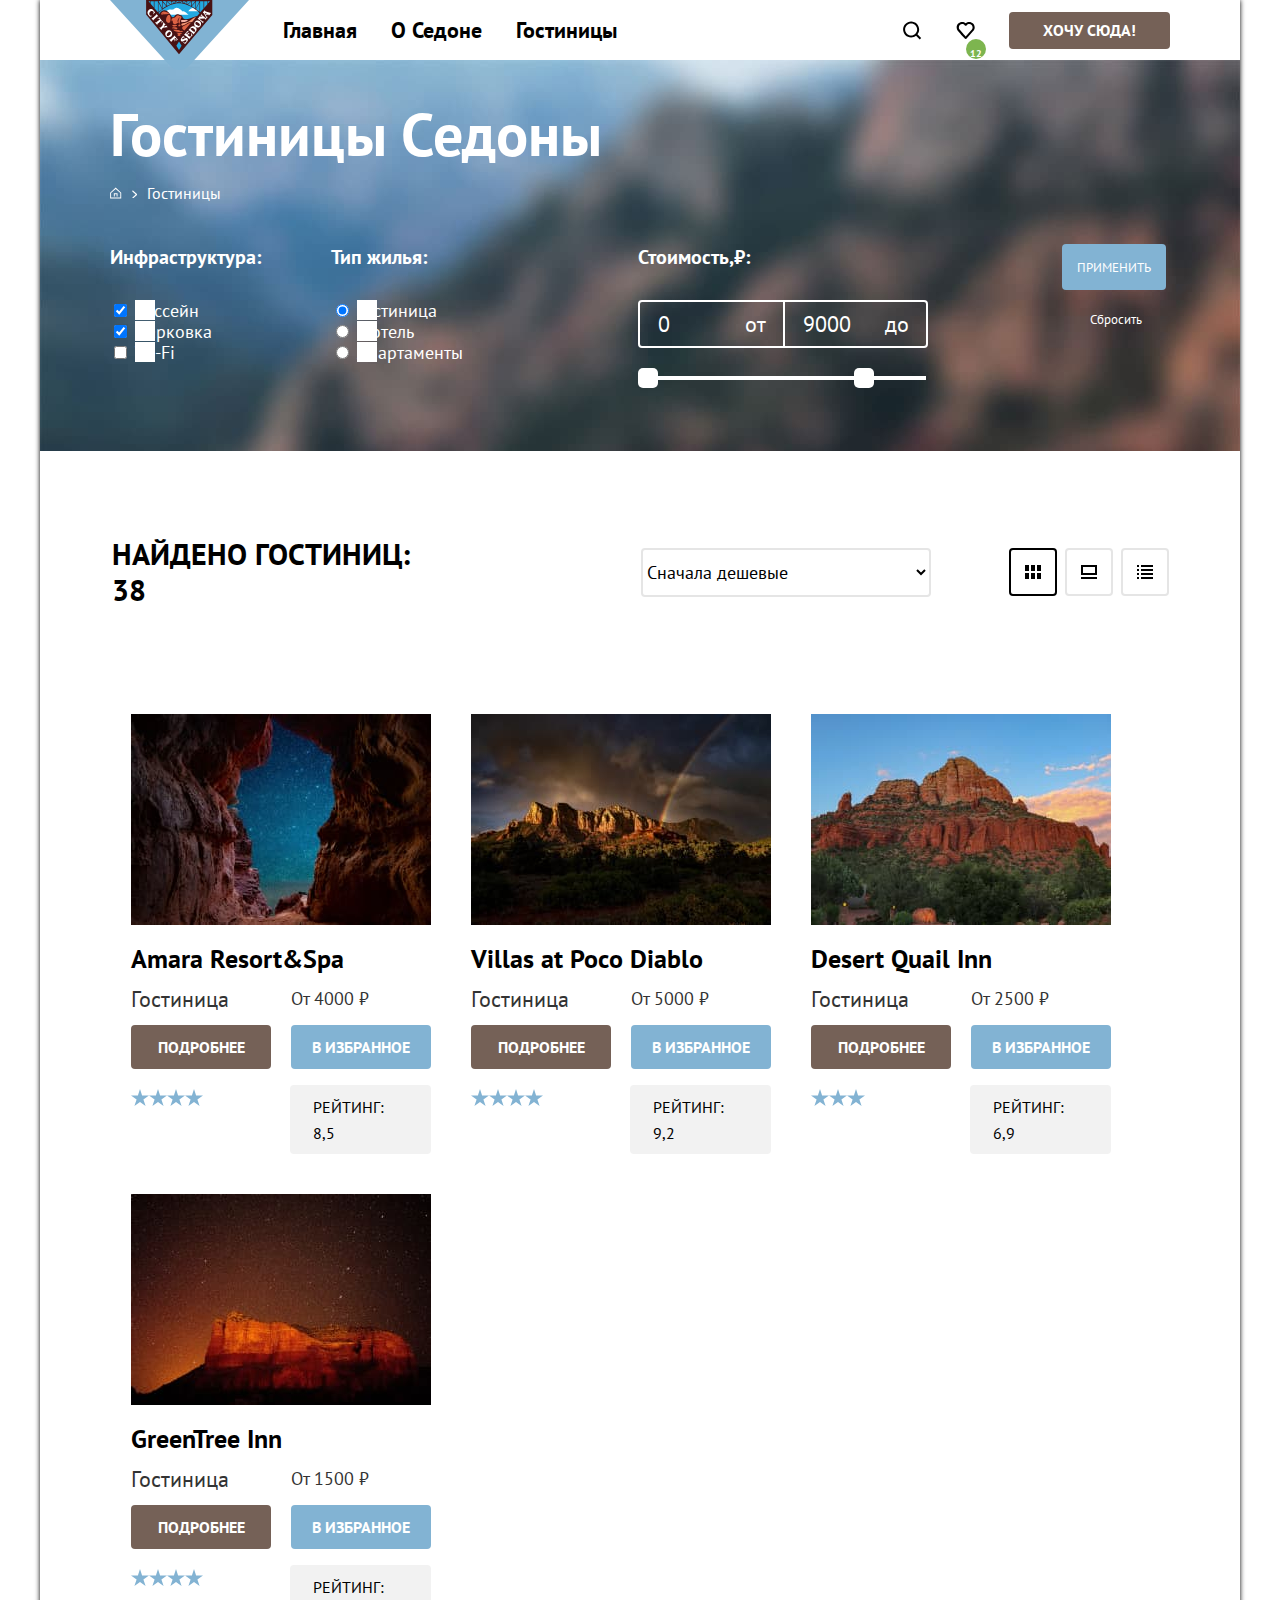
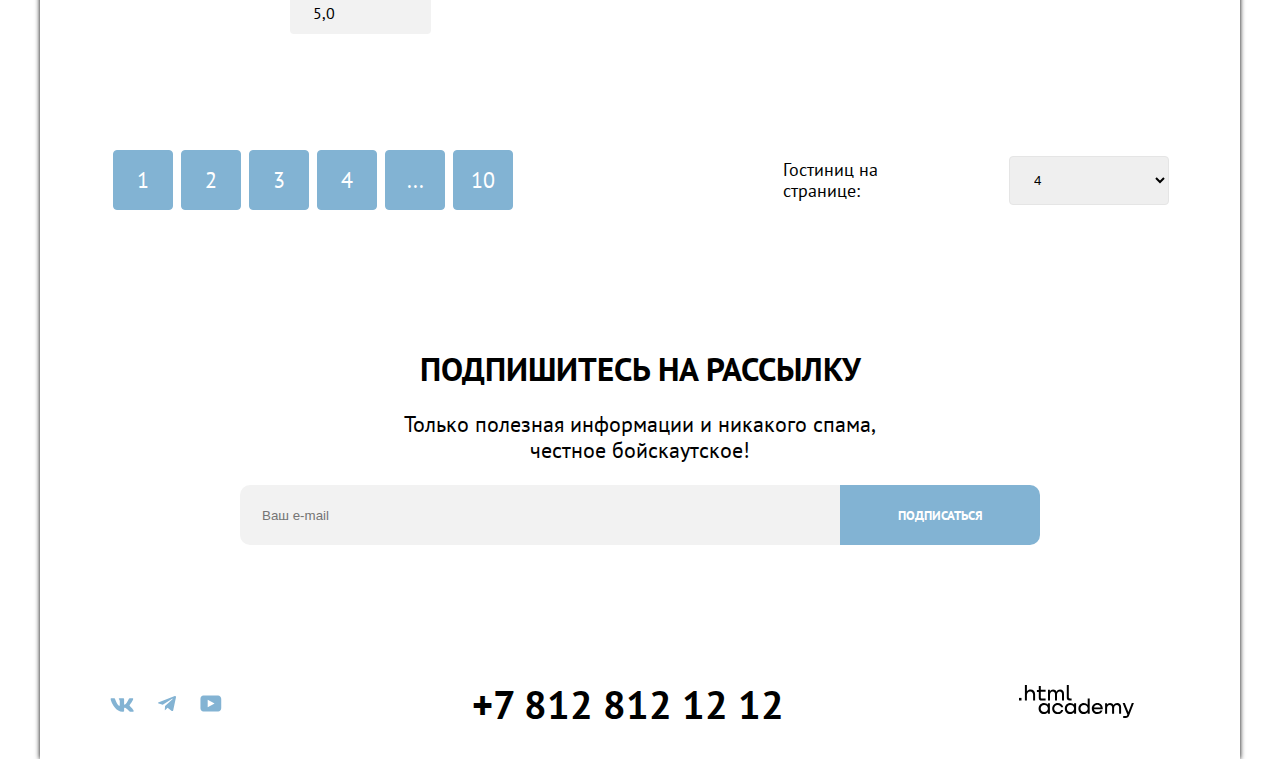
<file: 8/catalog.html>
<!DOCTYPE html>
<html lang="ru">
<head>
  <meta charset="utf-8">
  <title>Каталог</title>
  <link rel="stylesheet" href="styles/styles.css">
  <base href="https://htmlacademy-htmlcss.github.io/2079325-sedona-34/8/">
</head>
<body>
<header class="page-header">
  <nav class="navigation">
    <a class="page-logo" href="index.html">
      <img class="logo-icon" src="images/logo-city-of-sedona.svg" width="139" height="70" alt="Логотип Седоны">
    </a>
    <ul class="navigation-list">
      <li class="navigation-item">
        <a class="navigation-link" href="index.html">Главная</a>
      </li>
      <li class="navigation-item">
        <a class="navigation-link" href="#">О Седоне</a>
      </li>
      <li class="navigation-item">
        <a class="navigation-link navigation-link-current" href="catalog.html">Гостиницы</a>
      </li>
    </ul>
    <ul class="navigation-list navigation-user">
      <li class="navigation-item">
        <a class="navigation-link" href="#"><span class="visually-hidden">Поиск</span>
          <img class="navigation-link search" src="images/icons/icon-search.svg" alt="Иконка поиска"></a>
      </li>
      <li class="navigation-item">
        <a class="navigation-link" href="#"><span class="visually-hidden">Избранное</span>
          <img class="navigation-link favorite" src="images/icons/icon-favorite.svg" alt="Иконка избранное">
          <span class="number-favorite favorite">12</span>
        </a>
      </li>
      <li class="navigation-item">
        <a class="navigation-link wanted" href="#">Хочу сюда!</a>
      </li>
    </ul>
  </nav>
</header>
<main class="main-inner">
  <div class="main-filter">
    <header class="inner-header">
      <h1 class="inner-header-title">Гостиницы Седоны</h1>
      <ul class="breadcrumbs">
        <li class="breadcrumbs-item">
          <a class="breadcrumbs-link" href="index.html"><span class="visually-hidden">Главная страница</span>
            <img class="breadcrumbs-link-home-page" src="images/icons/icon-home-page.svg" alt="Иконка домой" width="12" height="12">
          </a>
        </li>
        <li class="breadcrumbs-item">
          <a class="breadcrumbs-link">Гостиницы</a>
        </li>
      </ul>
    </header>
    <section class="catalog-products">
      <h2 class="visually-hidden">Фильтры для выбора гостиниц</h2>
      <form class="catalog-filter" action="https://echo.htmlacademy.ru/" method="get">
        <fieldset class="catalog-filter-group catalog-infrastructure">
          <legend class="catalog-filter-title">Инфраструктура:</legend>
          <ul class="catalog-filter-list">
            <li class="catalog-filter-item">
              <label class="control">
              <input class="visually hidden control-input" type="checkbox" name="pool" checked>
                <span class="control-mark"></span>
                <span class="control-label">Бассейн</span>
              </label>
            </li>
            <li class="catalog-filter-item">
              <label class="control">
              <input class="visually hidden control-input" type="checkbox" name="parking" checked>
                <span class="control-mark"></span>
                <span class="control-label">Парковка</span>
              </label>
            </li>
            <li class="catalog-filter-item">
              <label class="control">
              <input class="visually hidden control-input" type="checkbox" name="wi-fi">
                <span class="control-mark"></span>
                <span class="control-label">Wi-Fi</span>
              </label>
            </li>
          </ul>
        </fieldset>
        <fieldset class="catalog-filter-group catalog-type-acc">
          <legend class="catalog-filter-title">Тип жилья:</legend>
          <ul class="catalog-filter-list">
            <li class="catalog-filter-item">
              <label class="control">
              <input class="visually hidden control-input" type="radio" name="accommodation" value="hotel" checked>
                <span class="control-mark"></span>
                <span class="control-label">Гостиница</span>
              </label>
            </li>
            <li class="catalog-filter-item">
              <label class="control">
              <input class="visually hidden control-input" type="radio" name="accommodation" value="motel">
                <span class="control-mark"></span>
                <span class="control-label">Мотель</span>
              </label>
            </li>
            <li class="catalog-filter-item">
              <label class="control">
              <input class="visually hidden control-input" type="radio" name="accommodation" value="apartment">
                <span class="control-mark"></span>
                <span class="control-label">Апартаменты</span>
              </label>
            </li>
          </ul>
        </fieldset>
        <fieldset class="catalog-filter-group catalog-price">
          <legend class="catalog-filter-title">Стоимость,₽:</legend>
          <div class="catalog-filter-prices">
            <div class="catalog-filter-price">
              <span class="catalog-filter-price-min">0</span>
              <input type="text" id="min" class="catalog-filter-price-input">
              <label for="min" class="catalog-filter-price-label">от</label>
            </div>

            <div class="catalog-filter-price">
              <span class="catalog-filter-price-max">9000</span>
              <input type="text" id="max" class="catalog-filter-price-input">
              <label for="max" class="catalog-filter-price-label">до</label>
            </div>
          </div>
          <div class="catalog-filter-range">
            <div class="catalog-filter-range-line"></div>
            <button class="catalog-filter-range-btn catalog-filter-range--min"></button>
            <button class="catalog-filter-range-btn catalog-filter-range--max"></button>
          </div>
        </fieldset>
        <div class="catalog-filter-wrapper">
          <button class="button-filter-submit" type="submit">Применить</button>
          <button class="button-filter-reset" type="reset">Сбросить</button>
        </div>
      </form>
    </section>
  </div>
  <section class="catalog-options">
    <div class="search-results">
      <p class="search-result">Найдено гостиниц: 38</p>
    </div>
    <div class="sorting">
      <select class="select-control" aria-label="Сортировка">
        <option value="cheap">Сначала дешевые</option>
        <option value="expensive">Сначала дорогие</option>
        <option value="popular">Сначала популярные</option>
      </select>
    </div>
    <div class="page-view">
      <a href="#" class="button button-view button-view-selected">
        <span class="visually-hidden">Показать карточки</span>
        <img src="images/icons/icon-table.svg" width="16" height="14" alt="Показать карточки">
      </a>
      <a href="#" class="button button-view">
        <span class="visually-hidden">Показать каждую карточку отдельно</span>
        <img src="images/icons/icon-slideshow.svg" width="16" height="14" alt="Показать каждую карточку отдельно">
      </a>
      <a href="#" class="button button-view">
        <span class="visually-hidden">Показать список</span>
        <img src="images/icons/icon-list.svg" width="16" height="14" alt="Показать список отелей">
      </a>
    </div>
  </section>

  <div class="hotel-wrapper">
    <ul class="hotel-cards">
      <li class="hotel-card">
        <a class="hotel-card-link" href="#">
          <img class="hotel-card-image" src="images/amara-resort-and-spa.jpg"
               alt="Достопримечательности рядом с Amara Resort-and-Spa" width="300" height="211"></a>
        <h3 class="hotel-card-title"><a href="#">Amara Resort&Spa</a></h3>
        <div class="hotel-and-price">
          <p class="hotel-card-type">Гостиница</p>
          <p class="hotel-card-price">От 4000 ₽</p>
        </div>
        <div class="more">
          <a class="hotel-card-button button button-else" href="#">Подробнее</a>
          <a href="#" class="hotel-card-button button button-fav">В избранное</a>
        </div>
        <div class="rate">
          <div class="stars">
            <div class="star"><img src="images/icons/icon-star.svg"></div>
            <div class="star"><img src="images/icons/icon-star.svg"></div>
            <div class="star"><img src="images/icons/icon-star.svg"></div>
            <div class="star"><img src="images/icons/icon-star.svg"></div>
          </div>
          <span class="hotel-rating">Рейтинг: 8,5</span>
        </div>
      </li>
      <li class="hotel-card">
        <a class="hotel-card-link" href="#">
          <img class="hotel-card-image" src="images/villas-at-poco-diablo.jpg"
               alt="Достопримечательности рядом с Villas at Poco Diablo" width="300" height="211"></a>
          <h3 class="hotel-card-title"><a href="#">Villas at Poco Diablo</a></h3>
        <div class="hotel-and-price">
          <p class="hotel-card-type">Гостиница</p>
          <p class="hotel-card-price">От 5000 ₽</p>
        </div>
        <div class="more">
          <a class="hotel-card-button button button-else" href="#">Подробнее</a>
          <a href="#" class="hotel-card-button button button-fav">В избранное</a>
        </div>
        <div class="rate">
          <div class="stars">
            <div class="star"><img src="images/icons/icon-star.svg"></div>
            <div class="star"><img src="images/icons/icon-star.svg"></div>
            <div class="star"><img src="images/icons/icon-star.svg"></div>
            <div class="star"><img src="images/icons/icon-star.svg"></div>
          </div>
          <span class="hotel-rating">Рейтинг: 9,2</span>
        </div>
      </li>
      <li class="hotel-card">
        <a class="hotel-card-link" href="#">
          <img class="hotel-card-image" src="images/desert-quail-inn.jpg"
               alt="Достопримечательности рядом с Desert Quail Inn">
          <h3 class="hotel-card-title"><a href="#">Desert Quail Inn</a></h3>
        </a>
        <div class="hotel-and-price">
          <p class="hotel-card-type">Гостиница</p>
          <p class="hotel-card-price">От 2500 ₽</p>
        </div>
        <div class="more">
          <a class="hotel-card-button button button-else" href="#">Подробнее</a>
          <a href="#" class="hotel-card-button button button-fav">В избранное</a>
        </div>
        <div class="rate">
          <div class="stars">
            <div class="star"><img src="images/icons/icon-star.svg"></div>
            <div class="star"><img src="images/icons/icon-star.svg"></div>
            <div class="star"><img src="images/icons/icon-star.svg"></div>
          </div>
          <span class="hotel-rating">Рейтинг: 6,9</span>
        </div>
      </li>
      <li class="hotel-card">
        <a class="hotel-card-link" href="#">
          <img class="hotel-card-image" src="images/geentree-inn.jpg" alt="Достопримечательности рядом с GreenTree Inn"
               width="300" height="211"></a>
          <h3 class="hotel-card-title"><a href="#">GreenTree Inn</a></h3>
        <div class="hotel-and-price">
          <p class="hotel-card-type">Гостиница</p>
          <p class="hotel-card-price">От 1500 ₽</p>
        </div>
        <div class="more">
          <a class="hotel-card-button button button-else" href="#">Подробнее</a>
          <a href="#" class="hotel-card-button button button-fav">В избранное</a>
        </div>
        <div class="rate">
          <div class="stars">
            <div class="star"><img src="images/icons/icon-star.svg"></div>
            <div class="star"><img src="images/icons/icon-star.svg"></div>
            <div class="star"><img src="images/icons/icon-star.svg"></div>
            <div class="star"><img src="images/icons/icon-star.svg"></div>
          </div>
          <span class="hotel-rating">Рейтинг: 5,0</span>
        </div>
      </li>
    </ul>
  </div>

  <div class="pagination">
    <ul class="pagination-list">
      <li class="pagination-item">
        <a class="pagination-link pagination-current">1</a>
      </li>
      <li class="pagination-item">
        <a class="pagination-link" href="#">2</a>
      </li>
      <li class="pagination-item">
        <a class="pagination-link" href="#">3</a>
      </li>
      <li class="pagination-item">
        <a class="pagination-link" href="#">4</a>
      </li>
      <li class="pagination-item">
        <a class="pagination-link" href="#">...</a>
      </li>
      <li class="pagination-item">
        <a class="pagination-link" href="#">10</a>
      </li>
    </ul>
    <div class="hotel-amount">
      <label class="hotel-page">Гостиниц на странице:</label>
        <select class="hotel-page-amount">
          <option label="1">1</option>
          <option label="2">2</option>
          <option label="3">3</option>
          <option label="4" selected>4</option>
        </select>
    </div>
  </div>

</main>
<section class="newsletter-inner">
    <h2 class="newsletter-title">Подпишитесь на рассылку</h2>
    <p class="newsletter-description">Только полезная информации и никакого спама,<br> честное бойскаутское!</p>
    <div class="subscription">
      <form class="newsletter-form" action="https://echo.htmlacademy.ru/" method="post">
        <label class="visually-hidden" for="newsletter-email">Email</label>
        <input type="email" class="newsletter-email-field newsletter-email-field-inner" placeholder="Ваш e-mail" name="newsletter-email" id="newsletter-email" required>
        <button class="button newsletter-button" type="submit">Подписаться</button>
      </form>
    </div>
  </section>
<footer class="page-footer">
  <ul class="footer-social-list">
    <li class="footer-social-item">
      <a class="social-network-link" href="https://vk.com/htmlacademy"><img src="images/icons/icon-vkontakte.svg" width="24"
                                                                            height="14" alt="Логотип вконтакте">
        <span class="visually-hidden">ВКонтакте</span>
      </a>
    </li>
    <li class="footer-social-item">
      <a class="social-network-link" href="https://t.me/htmlacademy"><img src="images/icons/icon-telegram.svg" width="18"
                                                                          height="16" alt="Логотип телеграм">
        <span class="visually-hidden">Телеграм</span>
      </a>
    </li>
    <li class="footer-social-item">
      <a class="social-network-link" href="https://youtube.com/user/htmlacademy"><img src="images/icons/icon-youtube.svg" width="22"
                                                                                      height="17" alt="Логотип Youtube">
        <span class="visually-hidden">YouTube</span>
      </a>
    </li>
  </ul>
  <a class="footer-phone-number" href="tel: +78128121212">+7 812 812 12 12</a>
  <a class="htmlacademy-link" href="https://htmlacademy.ru"><img src="images/html-academy-logo.svg" width="115"
                                                                 height="33" alt="Логотип HTML Академии"></a>
</footer>
</body>
</html>
</file>
<file: styles/styles.css>
@font-face {
  font-family: "PT Sans";
  font-style: normal;
  font-weight: 400;
  src: url("../fonts/ptsans-400.woff2") format("woff2");
  font-display: swap;
}

@font-face {
  font-family: "PT Sans";
  font-style: normal;
  font-weight: 700;
  src: url("../fonts/ptsans-700.woff2") format("woff2");
  font-display: swap;
}

*, *::before, *::after {
  box-sizing: border-box;
}

html {
  height: 100%;
}

body {
  margin: 0 auto;
  display: flex;
  flex-direction: column;
  min-height: 100%;
  font-family: "PT Sans", Arial, sans-serif;
  font-size: 22px;
  line-height: 26px;
  color: #000000;
  background-color: #FFFFFF;
  width: 1200px;
  box-shadow: 0 0 15px rgba(0, 0, 0, 0.2);
}

.visually-hidden {
  position: absolute;
  width: 1px;
  height: 1px;
  margin: -1px;
  padding: 0;
  border: 0;
  clip: rect(0 0 0 0);
  overflow: hidden;
}


.button {
  font-family: inherit;
  font-weight: 700;
  text-align: center;
  color: #FFFFFF;
  text-decoration: none;
  text-transform: uppercase;
}

.page-header {
  color: black;
  background-color: #FFFFFF;
  z-index: 1;
}

.navigation {
  display: flex;
  align-items: center;
  width: 1060px;
  margin: 0 auto;
  padding-bottom: 5px;
}

.navigation-list {
  display: flex;
  flex-wrap: wrap;
  margin: 0;
  list-style-type: none;
  align-items: center;
  padding: 5px 0 0 13px;
}

.navigation-link {
  display: block;
  font-family: "PT Sans", "Arial", sans-serif;
  line-height: 26px;
  color: #000000;
  font-weight: 700;
  text-align: center;
  background-color: #FFFFFF;
  text-decoration: none;
  position: relative;
}

.navigation-user {
  margin: 0 0 0 auto;
}

.navigation-item {
  margin-left: 34px;
  padding: 0;
}

.navigation-link-search {
  background-image: url("../images/icons/icon-search.svg");
  background-repeat: no-repeat;
  background-size: 100%;
  width: 19px;
  height: 19px;
  background-position: center;
  fill: black;
}

.favorite {
  margin-left: -13px
}

.navigation-link-favorite {
  background-image: url("../images/icons/icon-favorite.svg");
  background-repeat: no-repeat;
  width: 17px;
  height: 19px;
  background-size: 100%;
  background-position: center;
  margin-left: -10px;

}

.number-favorite {
  background-color: #7DB54F;
  width: 20px;
  height: 20px;
  color: #FFFFFF;
  border-radius: 10px;
  font-size: 10px;
  line-height: 13px;
  letter-spacing: -0.1em;
  position: absolute;
  display: flex;
  align-items: center;
  justify-content: center;
  right: -15px;
  top: -9px;

}

.menu-link {
  position: relative;
  font-size: 20px;
  line-height: 26px;
}

.menu-link:hover::before, .menu-link-current::before {
  position: absolute;
  content: "";
  left: 0;
  bottom: -21px;
  width: 100%;
  height: 2px;
  background-color: #756257;
}

.wanted {
  padding: 5px 34px 6px;
  border-radius: 4px;
  background-color: #756157;
  color: #FFFFFF;
  text-transform: uppercase;
  font-size: 16px;
}

.wanted:hover {
  background-color: rgba(97, 80, 72, 1);
}

.wanted:active {
  background-color: rgba(117, 97, 87, 1);
  color: rgba(255, 255, 255, 0.3);
}

.logo-icon {
  display: block;
  width: 139px;
  margin: 0 0 -10px;
}

.city-title {
  text-align: center;
  text-transform: uppercase;
  margin: 63px auto 31px;
  line-height: 36px;
  font-size: 30px;
  font-weight: 700;
}

.city-advantages {
  text-align: center;
  margin: 0 auto 90px;
  color: #333333;
}

.main-container {
  display: flex;
}

.main-logo {
  background-image: url("../images/index-background.jpg");
  background-color: #679cbe;
  color: #000000;
  background-size: 100%;
  background-repeat: no-repeat;
  width: 1200px;
  height: 485px;
  padding-top: 51px;
  position: relative;
}

.main-logo::before {
  content: "";
  position: absolute;
  left: 0;
  bottom: 0;
  width: 100%;
  height: 57px;
  background-image: url("../images/devider.svg");
  background-position: center center;
  background-repeat: no-repeat;
}

.page-container {
  width: 1200px;
  margin: 0 auto;
}

.logo {
  display: block;
  margin: 0 auto;
}


.city-description {
  text-align: center;
}

.advantages-list {
  list-style: none;
  text-align: center;
  margin: 0;
  padding: 0;
  display: flex;
  flex-wrap: wrap;
}

.advantages-order {
  display: block;
  margin: 30px;
}

.wrapper {
  background-color: #82B3D3;
  width: 400px;
}

.advantages-item--blue {
  background-color: #82B3D3;
}

.advantages-item-text {
  margin: 0;
  padding: 92px 85px;
  font-size: 18px;
  width: 400px;
  color: #ffffff;
}

.advantages-item--reverse .advantages-item-wrapper {
  flex-direction: row-reverse;
}

.advantages-item-wrapper {
  display: flex;
}


.advantages-item {
  width: 100%;
}

.advantages-item--33 {
  width: 400px;
  padding: 80px 85px 76px;
}

.advantages-item-light-blue {
  background-color: rgba(131, 179, 211, 0.12);
}

.advantages-item-beautiful-road {
  padding: 80px 85px;
  background-color: rgba(131, 179, 211, 0.2);
}

.advantages-sublist {
  display: flex;
  list-style: none;
  background-color: #ffffff;
  padding: 0;
}

.advantages-title {
  margin: 0 0 30px;
  font-size: 24px;
  line-height: 28px;
  text-transform: uppercase;
  padding: 0;
}

.advantages-title-house {
  position: relative;
  padding-top: 104px
}

.advantages-title-house::before {
  content: "";
  position: absolute;
  left: 50%;
  transform: translateX(-50%);
  top: 0;
  background-image: url("../images/icons/icon-house.svg");
  width: 76px;
  height: 72px;
  margin-bottom: 20px;
  display: block;
  background-repeat: no-repeat;
}

.advantages-title-food {
  position: relative;
  padding-top: 104px;
}

.advantages-title-food::before {
  content: "";
  position: absolute;
  left: 50%;
  transform: translateX(-50%);
  top: 0;
  background-image: url("../images/icons/icon-food.svg");
  width: 75px;
  height: 70px;
  margin-bottom: 20px;
  display: block;
  background-repeat: no-repeat;
}

.advantages-title-souvenir {
  position: relative;
  padding-top: 104px;
}

.advantages-title-souvenir::before {
  content: "";
  position: absolute;
  left: 50%;
  transform: translateX(-50%);
  top: 0;
  background-image: url("../images/icons/icon-souvenir.svg");
  width: 65px;
  height: 76px;
  margin-bottom: 20px;
  display: block;
  background-repeat: no-repeat;
}

.advantages-title-no-pic {
  padding-top: 20px;
}


.advantages-description {
  margin: 0 auto;
}

.advantages-description, .advantages-order {
  font-size: 18px;
  line-height: 21px;
}

.advantages-description-grey {
  color: #333333;
}

.advantages-description-no-pic {
  padding-bottom: 20px;
}

.appointment {
  color: #000000;
  background-color: #FFFFFF;
  text-align: center;
  width: 1200px;
  padding-top: 91px;
  padding-bottom: 93px;

}

.appointment-title {
  font-size: 30px;
  line-height: 36px;
  text-transform: uppercase;
  margin: 3px 0 29px;
}

.appointment-description {
  margin: 0 0 46px;
  font-size: 22px;
  line-height: 26px;
  padding-bottom: 10px;
  color: #333333;
}

.hotel-search-link {
  display: table;
  margin: 0 auto;
  text-decoration: none;
  text-transform: uppercase;
  background-color: #756157;
  color: #FFFFFF;
  padding: 12px 15px;
  width: 574px;
  border-radius: 4px;
  font-weight: 700;
  font-size: 20px;
  line-height: 36px;
}

.hotel-search-link:hover {
  background-color: rgba(97, 80, 72, 1);
}

.hotel-search-link:active {
  background-color: #756157;
  color: rgba(255, 255, 255, 0.3);
}

.newsletter {
  background-image: url("../images/footer-background.jpg");
  background-color: #6b94af;
  color: #FFFFFF;
  background-repeat: no-repeat;
  width: 1200px;
  text-align: center;
  padding-top: 70px;
  padding-bottom: 94px;
  background-size: cover;
}

.newsletter-title {
  text-transform: uppercase;
  margin-bottom: 29px;
  font-weight: 700;
  font-size: 30px;
  line-height: 36px;
}

.newsletter-description-inner {
  margin-bottom: 47px;
  color: #333333;
}

.newsletter-description {
  margin-bottom: 47px;
  color: #ffffff;
}

.subscription {
  display: flex;
  margin: 0 200px;
}

.newsletter-form {
  display: flex;
  width: 800px;
  margin-left: auto;
  margin-right: auto;
}

.newsletter-email-field {
  width: 600px;
  margin: 0 auto;
  height: 100%;
  border-style: none;
  padding: 16px 20px 14px;
  border-top-left-radius: 10px;
  border-bottom-left-radius: 10px;
  font-size: 18px;
  line-height: 21px;
}

.newsletter-button {
  margin: 0 auto;
  min-height: 60px;
  background-color: #82B3D3;
  color: #FFFFFF;
  padding: 12px 15px;
  border-style: none;
  flex-grow: 1;
  border-top-right-radius: 10px;
  border-bottom-right-radius: 10px;
  font-size: 20px;
  font-weight: 700;
  line-height: 36px;
  max-width: 50%;
}

.newsletter-button:hover {
  background-color: rgba(104, 162, 202, 1);
}

.newsletter-button:active {
  background-color: rgba(130, 179, 211, 1);
  color: rgba(255, 255, 255, 0.3);
}

.newsletter-email-field-inner {
  background-color: #F2F2F2;
}

.page-footer {
  display: flex;
  align-items: center;
  width: 100%;
  background-color: #ffffff;
  padding: 45px 70px 35px 81px;
}

.footer-social-list {
  display: flex;
  color: #000000;
  text-decoration: none;
  margin: 0;
  padding: 0;
  list-style: none;
  flex-wrap:wrap;
}

.footer-social-item + .footer-social-item {
  margin-left: 25px;
}

.footer-social-item:nth-child(3n+1) {
  margin-left: 0;
}

.social-network-link {
  fill: #83B3D3;
}

.social-network-link:hover {
  fill: #68A2CA;
}

.social-network-link:active {
  fill: rgba(104, 162, 202, 0.3);
}

.footer-phone-number {
  font-family: "PT Sans", "Arial", sans-serif;
  font-size: 40px;
  line-height: 40px;
  color: #000000;
  font-weight: 400;
  text-align: center;
  background-color: #FFFFFF;
  text-decoration: none;
  margin-left: 250px;
  flex-shrink: 0;
}

.footer-phone-number:hover {
  color: #756157;
}

.footer-phone-number:active {
  color: rgba(117, 97, 87, 0.3);
}

.htmlacademy-link {
  margin-left: 233px;
  fill: #000000;
  margin-top: 5px
}

.htmlacademy-link:hover {
  fill: #756157;
}

.htmlacademy-link:active {
  fill: rgba(117, 97, 87, 0.3);
}

.overlay {
  background-color: rgba(242, 242, 242, 0.8);
  position: fixed;
  left: 0;
  top: 0;
  width: 100vw;
  height: 100vh;
  display: none;
}

.modal {
  position: fixed;
  margin: auto;
  padding: 70px;
  background-color: #FFFFFF;
  left: 50%;
  top: 50%;
  transform: translate(-50%, -50%);
  border-radius: 30px;
  display: none;
  padding-top: 71px;
}

.window-visible {
  display: block;
}

.modal-info {
  width: 715px;
  margin-top: -49px;
}

.modal-close-button {
  position: absolute;
  padding: 0;
  top: 54px;
  right: 70px;
  width: 53px;
  height: 53px;
  background-color: #F2F2F2;
  border-radius: 50%;
  background-image: url("../images/modal-close-button.svg");
  background-repeat: no-repeat;
  background-position: center;
  border-style: none;
  cursor: pointer;
}

.modal-close-button:hover {
  background-color: #E6E6E6;
}

.modal-close-button:focus {
  border: 3px solid #83B3D3;
}

.modal-close-button:active {
  background-color: #E6E6E6;
  opacity: 30%;
}

.field-group {
  display: grid;
  grid-template-columns: 155px 1fr;
  align-items: center;
}

.field-group +.field-group {
  margin-top: 13px;
}

.input-wrapper {
  position: relative;
  margin-top: -2px;
}

.first-date,
.last-date {
  font-family: "PT Sans", "Arial", sans-serif;
  font-size: 20px;
  line-height: 26px;
  font-weight: 700;
}

.last-date {
  margin-bottom: 35px;
}

.calendar {
  position: absolute;
  right: 1px;
  top: 1px;
  width: 48px;
  height: 48px;
  overflow: hidden;
  background-image: url("/images/icons/icon-calendar.svg");
  background-position: center;
  background-color: #F2F2F2;
  background-repeat: no-repeat;
  border-style: none;
  border-top-right-radius: 4px;
  border-bottom-right-radius: 4px;
}

.field {
  height: 50px;
  width: 100%;
  background-color: #F2F2F2;
  border-style: none;
  border-radius: 4px;
  font-size: 18px;
  line-height: 21px;
  color: #000000;
  padding-left: 19px;
  padding-right: 70px;
}

.field:hover {
  background-color: #E6E6E6;
}

.field:focus-visible {
  outline: solid #83B3D3;
}

.field:active {
  background-color: #FFFFFF;
  outline: solid #000000;
  color: #000000;
}

.calendar:hover {
  background-color: #E6E6E6;
}

.calendar:hover {
  background-color: #E6E6E6;
}

.last-date-comment {
  font-weight: 400;
  font-size: 16px;
  line-height: 21px;
}

.first-date-comment {
  grid-column: 2/3;
  font-size: 16px;
  line-height: 21px;
  color: #FF5757;
  padding-top: 10px;
}

.minus-btn,
.plus-btn {
  border: none;
  width: 50px;
  height: 50px;
  background-color: #F2F2F2;
  display: flex;
  align-items: center;
  justify-content: center;
}

.minus-btn {
  border-top-left-radius: 4px;
  border-bottom-left-radius: 4px;
}

.plus-btn {
  border-top-right-radius: 4px;
  border-bottom-right-radius: 4px;
}

.minus-btn:focus {
  border: 3px solid #83B3D3;
}

.plus-btn:focus {
  border: 3px solid #83B3D3;
}

.people-input {
  border: none;
  width: 33px;
  height: 50px;
  background-color: #F2F2F2;
  padding: 0;
  font-weight: 400;
  font-size: 18px;
  line-height: 21px;
  text-align: center;
}

.field-group--flex {
  display: flex;
  justify-content: space-between;
}

.field-group-body {
  display: flex;
}

.field-group-body--adult {
  width: 288px;
  align-items: center;
}

.field-group-body--children {
  width: 230px;
  align-items: center;
}

.buttons-wrapper {
  display: flex;
  background-color: #F2F2F2;
  border-style: none;
}

.buttons-wrapper input {
  width: 33px;
}

.tooltip {
  position: relative;
  margin-right: 18px;
}

.tooltip-icon {
  width: 25px;
  height: 25px;
  display: flex;
  align-items: center;
  justify-content: center;
  border-radius: 100%;
  border: 0;
  background-color: #83B3D3;
  color: #ffffff;
  margin-left: 5px;
}

.tooltip-icon:hover {
  background-color: #68A2CA;
}

.tooltip-icon:hover + .tooltip-text {
  display: block;
}

.adults-amount,
.children-amount {
  font-size: 20px;
  line-height: 26px;
  font-weight: 700;
}

.adults-amount {
  margin-right: 64px;
}

.tooltip-text {
  position: absolute;
  width: 256px;
  height: 143px;
  background-color: rgba(51, 51, 51, 1);
  top: 100%;
  margin-top: 15px;
  left: 50%;
  transform: translateX(-50%);
  color: #ffffff;
  font-size: 16px;
  line-height: 21px;
  font-weight: 400;
  padding: 15px 18px 18px 22px;
  border-radius: 10px;
  display: none;
}

.tooltip-text::before {
  content: "";
  position: absolute;
  left: 50%;
  transform: translateX(-50%);
  bottom: 100%;
  width: 19px;
  height: 9px;
  border: 10px solid transparent;
  border-bottom: 10px solid rgba(51, 51, 51, 1);
}

.modal-title {
  font-family: "PT Sans", "Arial", sans-serif;
  font-size: 30px;
  line-height: 36px;
  font-weight: 700;
  color: #000000;
  text-transform: uppercase;
  margin: -8px 0 63px;
}

.main-filter {
  background-image: url("../images/hotel-filter-background.jpg");
  background-repeat: no-repeat;
  background-size: cover;
  color: #FFFFFF;
  background-color: #7497bf;
  padding: 35px 70px 50px;
}

.info-form-button {
  width: 575px;
  height: 60px;
  background-color: #83B3D3;
  border-radius: 10px;
  border-style: none;
  font-size: 20px;
  line-height: 36px;
  font-weight: 700;
  color: #FFFFFF;
  margin-top: 40px;
}

.info-form-button:hover {
  background-color: #68A2CA;
}

.info-form-button:focus {
  background-color: #68A2CA;
  border: 3px solid #756257;
}

.info-form-button:active {
  background-color: #68A2CA;
  color: rgba(255, 255, 255, 0.5);
}

.inner-header-title {
  font-size: 60px;
  line-height: 78px;
  margin: 0 0 10px;
}

.breadcrumbs {
  margin: 0 0 40px;
  padding: 0;
  list-style: none;
  display: flex;
}

.breadcrumbs-item + .breadcrumbs-item {
  padding-left: 15px;
  margin-left: 10px;
}

.breadcrumbs-item {
  position: relative;
}

.breadcrumbs-item + .breadcrumbs-item::before {
  content: "";
  position: absolute;
  left: 0;
  top: 50%;
  transform: translateY(-50%);
  width: 5px;
  height: 8px;
  background-image: url("../images/arrow-breadcrumbs.svg");
}


.breadcrumbs-link {
  line-height: 21px;
  font-size: 16px;
  fill: #FFFFFF;
  font-weight: 400;
  text-align: center;
  text-decoration: none;
  display: block;
}

.breadcrumbs-link:hover {
  color: rgba(255, 255, 255, 0.6);
  fill: rgba(255, 255, 255, 0.6);
}

.breadcrumbs-link:focus {
  color: #FFFFFF;
  fill: #FFFFFF;
}

.breadcrumbs-link:active {
  color: rgba(255, 255, 255, 0.3);
  fill: rgba(255, 255, 255, 0.3);
}

.catalog-options {
  display: flex;
  background-color: #FFFFFF;
  color: #000000;
  padding: 55px 71px 56px 72px;
}


.catalog-filter-group {
  margin: 0;
  padding: 0;
  border: 0;
}

.catalog-infrastructure {
  margin-right: 70px;
}

.catalog-type-acc {
  margin-right: 175px;
  padding-left: 2px;
}

.catalog-price {
  margin-right: 70px;
  padding-top: 4px;
  padding-left: 2px;
}

.catalog-filter-title {
  font-weight: 700;
  font-size: 20px;
  line-height: 26px;
  padding: 0;
  margin: 0 0 30px;
}

.catalog-filter-list {
  margin: 0;
  padding: 0;
  list-style: none;
  font-size: 18px;
  line-height: 21px;
  font-weight: 400;
}

.catalog-filter-wrapper {
  display: table;
  margin: 0 0 0 auto;
  padding-top: 61px;
  width: 160px;
  padding-right: 2px;
}

.catalog-filter {
  display: flex;
}

.catalog-filter-wrapper .button {
  display: block;
}

.catalog-filter-item {
  margin-bottom: 15px;
}

.control {
  position: relative;
  display: block;
}

.control-mark {
  position: absolute;
  width: 20px;
  height: 20px;
}

.control-label {
  padding-left: 38px;
}

.control-mark--round {
  border-radius: 100%;
  background-color: #FFFFFF;
}

.control-mark--square {
  border-radius: 4px;
  background-color: #FFFFFF;
}

.control-input[type="checkbox"]:checked + .control-mark--square::before {
  content: "";
  position: absolute;
  background-image: url("../images/icons/icon-tick.svg");
  width: 12px;
  height: 10px;
  top: 5px;
  left: 4px;
}

.control-input[type="radio"]:checked + .control-mark--round::before {
  content: "";
  position: absolute;
  background-color: #3F5E72;
  width: 10px;
  height: 10px;
  top: 5px;
  left: 5px;
  border-radius: 100%;
}

.control-input:focus + .control-mark--round {
  box-shadow: 0 0 0 3px #83B3D3;
}

.control-input:hover + .control-mark--square {
  background-color: rgba(255, 255, 255, 0.6);
}

.control-input:focus + .control-mark--square {
  background-color: rgba(255, 255, 255, 0.6);
  box-shadow: 0 0 0 3px #83B3D3;
}

.control-input:active + .control-mark--square {
  background-color: rgba(255, 255, 255, 0.6);
}

.catalog-filter-prices {
  display: flex;
  height: 48px;
}

.catalog-filter-price {
  width: 143px;
  display: flex;
  align-items: center;
  padding: 14px 17px 14px 18px;
  position: relative;
  border: 2px solid #F2F2F2;
  border-top-left-radius: 4px;
  border-bottom-left-radius: 4px;
}

.catalog-filter-price + .catalog-filter-price {
  border-left: none;
  border-top-left-radius: 0;
  border-bottom-left-radius: 0;
  border-top-right-radius: 4px;
  border-bottom-right-radius: 4px;
}

.catalog-filter-price:hover {
  border-color: rgba(255,255,255,1);
}

.catalog-filter-price-input {
  display: block;
  width: 100%;
  background-color: transparent;
  border-style: none;
  color: #F2F2F2;
  font-size: 18px;
  line-height: 21px;
  padding-left: 0;
  padding-right: 0;
}

.catalog-filter-price:hover {
  border-top-width: 2px;
  border-top-color: rgba(255, 255, 255, 1);
  border-right-width: 2px;
  border-right-color: rgba(255, 255, 255, 1);
  border-left-width: 2px;
  border-left-color: rgba(255, 255, 255, 1);
  border-bottom-width: 2px;
  border-bottom-color: rgba(255, 255, 255, 1);
  opacity: 60%;
}

.catalog-filter-price-input:focus {
  outline: none;
}

.catalog-filter-price:focus-within {
  box-shadow: 0 0 0 1px #F2F2F2, 0 0 0 3px #81B3D2, inset 0 0 0 3px #81B3D2;
}

.catalog-filter-price:active {
  background-color: #756257;
}

.catalog-filter-price:nth-child(1):focus-within {
  border-top-left-radius: 4px;
  border-bottom-left-radius: 4px;
}

.catalog-filter-price:nth-child(2):focus-within {
  border-top-right-radius: 4px;
  border-bottom-right-radius: 4px;
}

.catalog-filter-price-label {
  font-size: 18px;
  line-height: 21px;
  opacity: 30%;
}

.catalog-filter-range {
  width: 288px;
  height: 4px;
  margin-top: 28px;
  position: relative;
  background-color: rgba(255, 255, 255, 3);
}

.catalog-filter-range-line {
  width: 228px;
  height: 4px;
  background-color: #ffffff;
}

.catalog-filter-range-btn {
  position: absolute;
  width: 20px;
  height: 20px;
  background-color: #ffffff;
  border-radius: 5px;
  border: none;
  top: 50%;
  transform: translateY(-50%);
}

.catalog-filter-range-btn:focus {
  border: 3px solid rgba(131, 179, 211, 1);
}

.catalog-filter-range-btn:active {
  border: 2px solid rgba(131, 179, 211, 1);
}

.catalog-filter-range--min {
  left: 0;
}

.catalog-filter-range--max {
  left: 216px;
}

.button-filter-submit {
  display: block;
  padding: 14px 15px;
  border-style: none;
  text-transform: uppercase;
  color: #FFFFFF;
  background-color: #82B3D3;
  border-radius: 4px;
  font-family: "PT Sans", "Arial", sans-serif;
  width: 100%;
  font-size: 16px;
  line-height: 20px;
  font-weight: 700;
}

.button-filter-submit:hover {
  background-color: #68A2CA;
}

.button-filter-submit:active {
  background-color: #82B3D3;
  color: rgba(255, 255, 255, 0.3);
}

.button-filter-reset {
  display: block;
  border-style: none;
  background-color: transparent;
  margin: 0 auto;
  color: #FFFFFF;
  padding: 20px 28px;
  border-radius: 4px;
  font-family: "PT Sans", "Arial", sans-serif;
  cursor: pointer;
  font-size: 16px;
  line-height: 20px;
}

.button-filter-reset:hover {
  opacity: 60%;
}

.button-filter-reset:focus {
  outline: 3px solid rgba(131, 179, 211, 1);
}

.button-filter-reset:active {
  opacity: 60%;
}

.search-results {
  padding-right: 210px;
}

.catalog-options {
  display: flex;
  align-items: center;
  background-color: #FFFFFF;
  color: #000000;
  margin: 31px 71px 36px 72px;
  width: 1057px;
  padding: 0;
}


.search-results {
  text-transform: uppercase;
  font-weight: 700;
  font-size: 30px;
  line-height: 36px;
  margin-right: 191px;
  padding: 0;
  width: 338px;
  flex-shrink: 0;
}

.sorting {
  margin-right: 78px;
  border-radius: 4px;
  width: 290px;
}

.select-control {
  width: 290px;
  height: 49px;
  border: 2px solid #E5E5E5;
  border-radius: 4px;
  font-family: "PT Sans", "Arial", sans-serif;
  font-size: 18px;
  line-height: 21px;
  appearance: none;
  background-image: url("../images/selector-arrow.svg");
  background-repeat: no-repeat;
  background-position: right 20px center;
  padding-left: 20px;
  background-color: #FFFFFF;
}

.select-control:hover {
  border-color: rgba(104, 162, 202, 1);
}

.select-control:active {
  border-color: rgba(63, 94, 114, 1);
}

.page-view {
  display: flex;
  margin: 0;
  padding: 0;
}

.button-view {
  border: 2px solid #E5E5E5;
  border-radius: 4px;
  width: 48px;
  height: 48px;
  justify-content: center;
  background-repeat: no-repeat;
  background-position: center center;
}

.button-view-table {
  background-image: url("../images/icons/icon-table.svg");
}

.button-view-slideshow {
  background-image: url("../images/icons/icon-slideshow.svg");
}

.button-view-list {
  background-image: url("../images/icons/icon-list.svg");
}

.button-view:hover, .button-view:active {
  border-color: #000000;
}

.button-view:focus {
  border-color: #68A2CA;
  outline: none;
}

.button-view-selected {
  border-color: #000000;
}

.button-view + .button-view {
  margin-left: 8px;
}

.hotel-wrapper {
  display: flex;
}

.hotel-cards {
  display: flex;
  padding-left: 0;
  flex-wrap: wrap;
  margin: 0 73px 0 71px;
  justify-content: space-between;
}

.hotel-card {
  background-color: #FFFFFF;
  list-style: none;
  padding: 20px;
  width: 340px;
}

.hotel-card-title a {
  font-weight: 700;
  text-decoration: none;
  color: #000000;
  font-size: 24px;
  line-height: 28px;
}

.hotel-card-title {
  margin: 8px 0 18px;
}

.hotel-card-type {
  font-weight: 400;
  color: #333333;
  padding: 0;
  margin: 0 20px 0 0;
  width: 140px;
  font-size: 18px;
  line-height: 21px;
}

.hotel-card-price {
  font-size: 18px;
  line-height: 21px;
  font-weight: 400;
  color: #333333;
  width: 140px;
}

.hotel-and-price {
  display: flex;
  align-items: center;
  height: 21px;
  margin-bottom: 16px;
}

.more {
  display: flex;
  margin-bottom: 13px;
  text-align: center;
}

.hotel-card-button {
  width: 140px;
  height: 37px;
}

.button-else {
  margin-right: 20px;
  width: 140px;
  background-color: #756157;
  color: #ffffff;
  border-radius: 4px;
  padding: 7px;
  font-size: 16px;
}

.button-else:hover {
  background-color: rgba(97, 80, 72, 1);
}

.button-else:active {
  background-color: rgba(117, 97, 87, 1);
  color: rgba(255, 255, 255, 0.3);
}

.button-fav {
  width: 140px;
  color: #ffffff;
  background-color: #82B3D3;
  border-radius: 4px;
  padding: 7px;
  font-size: 16px;
}

.button-fav:hover {
  background-color: rgba(104, 162, 202, 1);
}

.button-fav:active {
  background-color: rgba(130, 179, 211, 1);
  color: rgba(255, 255, 255, 0.3);
}

.button-fav-current {
  background-color: #7DB54F;
}

.button-fav-current:hover {
  background-color: #6C9E42;
}

.button-fav-current:active {
  background-color: #7DB54F;
  color: rgba(255, 255, 255, 0.3);
}

.rate {
  display: flex;
}

.hotel-rating-stars-4 {
  background-image: url("../images/stars4.svg");
  background-repeat: no-repeat;
  width: 140px;
  height: 37px;
}

.hotel-rating-stars-3 {
  background-image: url("../images/stars3.svg");
  background-repeat: no-repeat;
  width: 140px;
  height: 37px;
}

.hotel-rating-stars-2 {
  background-image: url("../images/stars2.svg");
  background-repeat: no-repeat;
  width: 140px;
  height: 37px;
}

.hotel-rating {
  text-transform: uppercase;
  font-size: 16px;
  padding: 9px 22px 8px 23px;
  background-color: #F2F2F2;
  border-radius: 4px;
  line-height: 20px;
  color: #333333;
  margin-left: 20px;
}

.pagination {
  width: 1056px;
  display: flex;
  margin: 100px 71px 25px 73px;
}

.pagination-list {
  display: flex;
  color: #FFFFFF;
  list-style: none;
  margin: 0;
  padding: 0 270px 0 0;
  font-weight: 700;
}

.pagination-item + .pagination-item {
  margin-left: 8px;
}

.pagination-link {
  width: 60px;
  height: 60px;
  background: #82B3D3;
  border: 1px solid #82B3D3;
  border-radius: 4px;
  color: #fff;
  text-decoration: none;
  display: flex;
  align-items: center;
  justify-content: center;
}

.pagination-link-current {
  background-color: rgba(242, 242, 242, 1);
  border-style: none;
  color: #000000;
}

.pagination-link:hover {
  background-color: #68A2CA;
}

.pagination-link:active {
  background-color: #82B3D3;
  color: rgba(255, 255, 255, 0.3);
}

.hotel-amount {
  display: flex;
  align-items: center;

}

.hotel-page {
  width: 175px;
  font-size: 18px;
  line-height: 21px;
  font-family: "PT Sans", "Arial", sans-serif;
  font-weight: 400;
}

.hotel-page-amount {
  margin: 5px 71px 5px 51px;
  width: 160px;
  height: 49px;
  border-radius: 4px;
  border-color: #E5E5E5;
  padding: 14px 20px 14px 20px;
  font-family: "PT Sans", "Arial", sans-serif;
  font-size: 18px;
  line-height: 21px;
  appearance: none;
  background-image: url("/images/selector-arrow.svg");
  background-repeat: no-repeat;
  background-position: right 20px center;
  background-color: #FFFFFF;
}

.newsletter-inner {
  width: 1200px;
  text-align: center;
  padding-top: 70px;
  padding-bottom: 94px;
}

.newsletter-title-inner {
  text-transform: uppercase;
  margin-bottom: 29px;
}
</file>
<file: 5/styles/styles.css>
/*Общий комментарий. После этого раздела у тебя должны совпадать с макетом все параметры шрифта (жирность, размер, высота строки, цвет, text-transform, text-decoration, выравнивание и т.д. кароч),
фоновые цвета, большие декоративные изображения*/
/*Сейчас шрифты и фоновые цвета во многих местах отличаются от макета*/
@font-face {
  font-family: "PT Sans";
  font-style: normal;
  font-weight: 400;
  src: url("../fonts/ptsans-400.woff2") format("woff2");
  font-display: swap;
}

@font-face {
  font-family: "PT Sans";
  font-style: normal;
  font-weight: 700;
  src: url("../fonts/ptsans-700.woff2") format("woff2");
  font-display: swap;
}

html {
  height: 100%;
}

body {
  margin: 0 auto;
  display: flex;
  flex-direction: column;
  min-height: 100%;
  font-family: "PT Sans", sans-serif;
  font-size: 22px;
  line-height: 26px;
  color: #000000;
  background-color: #FFFFFF;
  width: 1200px;
}

.button {
  font-family: inherit;
  font-weight: 700;
  text-align: center;
  color: #000000;
  text-decoration: none;
  text-transform: uppercase;
}

.page-header {
  color: black;
  background-color: #FFFFFF;
}

.navigation {
  display: flex;
  width: 1200px;
  margin: 0 auto;
}

.navigation-list {
  width: 250px;
  margin: 0;
  padding: 0;
}

.navigation-link {
  font-family: "PT Sans", sans-serif;
  line-height: 26px;
  color: #000000;
  font-weight: 700;
  text-align: center;
  background-color: #FFFFFF;
  text-decoration: none;
}

.navigation-user {
  max-width: 170px;
  margin-left: auto;
  margin-top: auto; <!-- уточнить -->
}

.city-title {
  text-align: center;
}

.city-advantages {
  text-align: center;
}

.main-container {
  display: flex;
}

.main-logo {
  background-image: url("../images/index-background.jpg");
  background-color: #FFFFFF;
  color: #000000;
  background-size: 100%;
  background-repeat: no-repeat;
  width: 1200px;
  height: 485px;
}

.page-container {
  width: 1200px;
  margin: 0 auto;
}

.logo {
  display: block;
  margin: auto;
}


.city-description {
  text-align: center;
}

.advantages-list {
  list-style: none;
  text-align: center;
  margin: 0;
  padding: 0;
  display: flex;
  flex-wrap: wrap;
}

.wrapper {
  background-color: #82B3D3;
  width: 400px;
}


.advantages-item--blue {
  background-color: #82B3D3;
}

.advantages-item-text {
  width: 400px;
}

.advantages-item--reverse .advantages-item-wrapper {
  flex-direction: row-reverse;
}

.advantages-item-wrapper {
  display: flex;
}

.advantages-item {
  width: 100%;
}

.advantages-item--33 {
  width: 33.3333%;
}

.advantages-sublist {
  display: flex;
  list-style: none;
  background-color: #ffffff;
}

.advantages-title {
  font-size: 24px;
  line-height: 28px;
  text-transform: uppercase;
}

.advantages-description .advantages-order {
  font-size: 18px;
  line-height: 21px;
}

.appointment {
  color: #000000;
  background-color: #FFFFFF;
  text-align: center;

}

.appointment-title {
  font-size: 30px;
  line-height: 36px;
  text-transform: uppercase;
}

.newsletter {
  background-image: url("../images/footer-background.jpg");
  background-color: #000000;
  color: #FFFFFF;
  background-size: 100%;
  background-repeat: no-repeat;
  width: 1200px;
  height: 411px;
  text-align: center;
}

.newsletter-title {
  text-transform: uppercase;
}

.page-footer {
  display: flex;
  align-items: center;
  width: 1060px;
  margin: 0 auto;
  background-color: #ffffff;
}

.footer-social-list {
  color: #000000;
  text-decoration: none;
  display: flex;
  margin: 0;
  padding: 0;
  list-style: none;

}

.footer-phone-number {
  font-family: "PT Sans", sans-serif;
  font-size: 40px;
  line-height: 40px;
  color: #000000;
  font-weight: 700;
  text-align: center;
  background-color: #FFFFFF;
  text-decoration: none;
  margin-left: 250px;
  flex-shrink: 0;


}

.htmlacademy-link {
  margin-left: 235px;
}

.main-filter {
  background-image: url("../images/hotel-filter-background.jpg");
  background-repeat: no-repeat;
  color: #FFFFFF;
  background-color: #000000;
  display: flex;
  flex-wrap: wrap;
}

.breadcrumbs-link {
  line-height: 26px;
  color: #FFFFFF;
  font-weight: 700;
  text-align: center;
  text-decoration: none;
}

.select-control {
  background-color: #FFFFFF;
}

.catalog-options {
  display: flex;
  background-color: #FFFFFF;
  color: #000000;
}

.search-results {
  padding-right: 210px;
}

.sorting {
  padding-right: 110px;
}

.hotel-wrapper {
  display: flex;
}

.hotel-cards {
  display: flex;
  padding-left: 0;
  flex-wrap: wrap;
}

.hotel-card {
  background-color: #FFFFFF;
  list-style: none;
  padding: 20px;
  width: 300px;
}

.hotel-card-link {
  text-decoration: none;
}

.hotel-card-title {
  font-weight: 700;
  color: #000000;
}

.hotel-card-type {
  font-weight: 400;
  color: #333333;
}

.hotel-card-price {
  font-size: 18px;
  line-height: 21px;
  font-weight: 400;
  color: #333333;
}

.pagination {
  width: 1056px;
  display: flex;
}

.pagination-list {
  display: flex;
  color: #FFFFFF;
  list-style: none;
  margin: 0;
  padding-right: 530px;
}

.pagination-item + .pagination-item {
  margin-left: 8px;
}

.pagination-link {
  width: 60px;
  height: 60px;
  background: #82B3D3;
  border: 1px solid #82B3D3;
  border-radius: 4px;
  color: #fff;
  text-decoration: none;
  display: flex;
  align-items: center;
  justify-content: center;
}

.hotel-amount {
  display: flex;
}

.newsletter-inner {
  background-color: #FFFFFF;
  text-align: center;
}


.catalog-filter {
  display: flex;
}

.catalog-filter-wrapper .button {
  display: block;
}

.catalog-filter-prices {
  display: flex;
  border: 2px solid #ffffff;
  border-radius: 4px;
}

.catalog-filter-price {
  width: 143px;
  display: flex;
  align-items: center;
}

.catalog-filter-price + .catalog-filter-price {
  border-left: 2px solid #ffffff;
}

.catalog-filter-price-input {
  display: block;
  width: 100%;
}

.catalog-filter-range {
  width: 288px;
  height: 4px;
  margin-top: 28px;
  position: relative;
  background-color: rgba(255, 255, 255, 3);

}

.catalog-filter-range-line {
  width: 228px;
  height: 4px;
  background-color: #ffffff;

}

.catalog-filter-range-btn {
  position: absolute;
  width: 20px;
  height: 20px;
  background-color: #ffffff;
  border-radius: 5px;
  border: none;
  top: 50%;
  transform: translateY(-50%);

}

.catalog-filter-range--min {
  left: 0;
}

.catalog-filter-range--max {
  left: 216px;
}

.newsletter-inner {
  background-size: 100%;
  background-repeat: no-repeat;
  width: 1200px;
  height: 411px;
  text-align: center;
}

.newsletter-title-inner{
  text-transform: uppercase;
}
</file>
<file: 6/styles/styles.css>
@font-face {
  font-family: "PT Sans";
  font-style: normal;
  font-weight: 400;
  src: url("../fonts/ptsans-400.woff2") format("woff2");
  font-display: swap;
}

@font-face {
  font-family: "PT Sans";
  font-style: normal;
  font-weight: 700;
  src: url("../fonts/ptsans-700.woff2") format("woff2");
  font-display: swap;
}

*, *::before, *::after {
  box-sizing: border-box;
}

html {
  height: 100%;
}

body {
  margin: 0 auto;
  display: flex;
  flex-direction: column;
  min-height: 100%;
  font-family: "PT Sans", sans-serif;
  font-size: 22px;
  line-height: 26px;
  color: #000000;
  background-color: #FFFFFF;
  width: 1200px;
}


.button {
  font-family: inherit;
  font-weight: 700;
  text-align: center;
  color: #000000;
  text-decoration: none;
  text-transform: uppercase;
}

.page-header {
  color: black;
  background-color: #FFFFFF;
}

.navigation {
  display: flex;
  align-items: center;
  width: 1060px;
  margin: 0 auto;
}

.navigation-list {
  display: flex;
  flex-wrap: wrap;
  margin: 0;
  padding: 0;
  list-style-type: none;
}

.navigation-link {
  display: block;
  font-family: "PT Sans", sans-serif;
  line-height: 26px;
  color: #000000;
  font-weight: 700;
  text-align: center;
  background-color: #FFFFFF;
  text-decoration: none;
}

.navigation-user {
  margin: 0 0 0 auto;
}

.navigation-item {
  padding-left: 34px;
}

.wanted {
  padding: 9px 15px 8px;
  border-radius: 4px;
  background-color: #756157;
  color: #FFFFFF;
  text-transform: uppercase;
  font-size: 16px;
}

.logo-icon {
  width: 139px;

}

.city-title {
  text-align: center;
  text-transform: uppercase;
  margin: 63px auto 31px;
  line-height: 36px;
  font-size: 30px;
  font-weight: 700;
}

.city-advantages {
  text-align: center;
  margin: 0 auto 90px;
}

.main-container {
  display: flex;
}

.main-logo {
  background-image: url("../images/index-background.jpg");
  background-color: #FFFFFF;
  color: #000000;
  background-size: 100%;
  background-repeat: no-repeat;
  width: 1200px;
  height: 485px;
}

.page-container {
  width: 1200px;
  margin: 0 auto;
}

.logo {
  display: block;
  margin: 0 auto;
  padding-top: 52px;
  padding-bottom: 83px;
}


.city-description {
  text-align: center;
}

.advantages-list {
  list-style: none;
  text-align: center;
  margin: 0;
  padding: 0;
  display: flex;
  flex-wrap: wrap;
}

.wrapper {
  background-color: #82B3D3;
  width: 400px;
}


.advantages-item--blue {
  background-color: #82B3D3;
}

.advantages-item-text {
  padding: 0;
  margin-top: 92px;
  margin-right: 85px;
  margin-left: 85px;
  margin-bottom: 92px;
  font-size: 18px;
  width: 400px;
  color: #ffffff;
}

.advantages-item--reverse .advantages-item-wrapper {
  flex-direction: row-reverse;
}

.advantages-item-wrapper {
  display: flex;
}

.advantages-item {
  width: 100%;
}

.advantages-item--33 {
  width: 400px;
  padding: 80px 85px;
}

.advantages-item-light-blue {
  background-color: rgba(131, 179, 211, 0.12);
}

.advantages-item-beautiful-road {
  background-color: rgba(131, 179, 211, 0.2);
}

.advantages-sublist {
  display: flex;
  list-style: none;
  background-color: #ffffff;
}

.advantages-title {
  font-size: 24px;
  line-height: 28px;
  text-transform: uppercase;
}

.advantages-description, .advantages-order {
  font-size: 18px;
  line-height: 21px;
}

.appointment {
  color: #000000;
  background-color: #FFFFFF;
  text-align: center;
  width: 1200px;
  padding-top: 91px;
  padding-bottom: 93px;

}

.appointment-title {
  font-size: 30px;
  line-height: 36px;
  text-transform: uppercase;
  margin: 0 0 29px;

}

.appointment-description {
  padding-bottom: 46px;
}

.newsletter {
  background-image: url("../images/footer-background.jpg");
  background-color: #000000;
  color: #FFFFFF;
  background-size: 100%;
  background-repeat: no-repeat;
  width: 1200px;
  text-align: center;
  padding-top: 94px;
  padding-bottom: 94px;
}

.newsletter-title {
  text-transform: uppercase;
  margin-bottom: 29px;
}

.page-footer {
  display: flex;
  align-items: center;
  width: 1060px;
  background-color: #ffffff;
  padding: 45px 70px 35px;
}

.footer-social-list {
  display: flex;
  color: #000000;
  text-decoration: none;
  margin: 0;
  padding: 0;
  list-style: none;
}

.footer-social-item + .footer-social-item {
  margin-left: 24px;
}

.footer-phone-number {
  font-family: "PT Sans", sans-serif;
  font-size: 40px;
  line-height: 40px;
  color: #000000;
  font-weight: 700;
  text-align: center;
  background-color: #FFFFFF;
  text-decoration: none;
  margin-left: 250px;
  flex-shrink: 0;


}

.htmlacademy-link {
  margin-left: 235px;
}

.main-filter {
  background-image: url("../images/hotel-filter-background.jpg");
  background-repeat: no-repeat;
  background-size: cover;
  color: #FFFFFF;
  background-color: #7497bf;
  padding: 35px 70px 71px;
}

.inner-header-title {
  font-size: 60px;
  line-height: 78px;
  margin: 0 0 10px;
}

.breadcrumbs {
  margin: 0 0 40px;
  padding: 0;
  list-style: none;
  display: flex;

}

.breadcrumbs-item + .breadcrumbs-item {
  padding-left: 15px;
  margin-left: 10px;
}

.breadcrumbs-link {

  line-height: 26px;
  color: #FFFFFF;
  font-weight: 700;
  text-align: center;
  text-decoration: none;
}

.select-control {
  background-color: #FFFFFF;
}

.catalog-options {
  display: flex;
  background-color: #FFFFFF;
  color: #000000;
}

.catalog-filter-group {
  margin: 0;
  padding: 0;
  border: 0;
}

.catalog-infrastructure {
  margin-right: 70px;
}

.catalog-type-acc {
  margin-right: 175px;
}

.catalog-price {
  margin-right: 70px;
}

.catalog-filter-title {
  font-weight: 700;
  font-size: 20px;
  line-height: 26px;
  padding: 0;
  margin: 0 0 30px;
}

.catalog-filter-list {
  margin: 0;
  padding: 0;
  list-style: none;
}

.search-results {
  padding-right: 210px;
}

.sorting {
  padding-right: 110px;
}

.hotel-wrapper {
  display: flex;
}

.hotel-cards {
  display: flex;
  justify-content: space-between;
  padding-left: 0;
  flex-wrap: wrap;
}

.hotel-card {
  background-color: #FFFFFF;
  list-style: none;
  padding: 20px;
  width: 340px;
}

.hotel-card-title a {
  font-weight: 700;
  text-decoration: none;
  color: #000000;
}

.hotel-card-title {
  margin: 16px 0;

}

.hotel-card-type {
  font-weight: 400;
  color: #333333;
  padding: 0;
  margin: 0;
  margin-right: 20px;
  width: 140px;
}

.hotel-card-price {
  font-size: 18px;
  line-height: 21px;
  font-weight: 400;
  color: #333333;
  width: 140px;
}

.hotel-and-price {
  display: flex;
  align-items: center;
  height: 21px;
  margin-bottom: 16px;
}

.more {
  display: flex;
  margin-bottom: 16px;
  text-align: center;
}

.button-else {
  margin-right: 20px;
  width: 140px;
  background-color: #756157;
  color: #ffffff;
  border-radius: 4px;
  padding: 9px 15px;
  font-size: 16px;

}

.button-fav {
  width: 140px;
  color: #ffffff;
  background-color: #82B3D3;
  border-radius: 4px;
  padding: 9px 15px 8px;
  font-size: 16px;
}

.rate {
  display: flex;
}

.stars {
  display: flex;
  width: 140px;
  margin-right: 20px;
}

.hotel-rating {
  text-transform: uppercase;
  font-size: 16px;
  padding: 9px 22px 8px 23px;
  background-color: #F2F2F2;
  border-radius: 4px;
}



.pagination {
  width: 1056px;
  display: flex;
}

.pagination-list {
  display: flex;
  color: #FFFFFF;
  list-style: none;
  margin: 0;
  padding-right: 530px;
}

.pagination-item + .pagination-item {
  margin-left: 8px;
}

.pagination-link {
  width: 60px;
  height: 60px;
  background: #82B3D3;
  border: 1px solid #82B3D3;
  border-radius: 4px;
  color: #fff;
  text-decoration: none;
  display: flex;
  align-items: center;
  justify-content: center;
}

.hotel-amount {
  display: flex;
}

.hotel-page {
  width: 175px;
  font-size: 18px;
}

.newsletter-inner {
  background-color: #FFFFFF;
  text-align: center;
}


.catalog-filter {
  display: flex;
}

.catalog-filter-wrapper .button {
  display: block;
}

.catalog-filter-prices {
  display: flex;
  border: 2px solid #ffffff;
  border-radius: 4px;
}

.catalog-filter-price {
  width: 143px;
  display: flex;
  align-items: center;
}

.catalog-filter-price + .catalog-filter-price {
  border-left: 2px solid #ffffff;
}

.catalog-filter-price-input {
  display: block;
  width: 100%;
}

.catalog-filter-range {
  width: 288px;
  height: 4px;
  margin-top: 28px;
  position: relative;
  background-color: rgba(255, 255, 255, 3);

}

.catalog-filter-range-line {
  width: 228px;
  height: 4px;
  background-color: #ffffff;

}

.catalog-filter-range-btn {
  position: absolute;
  width: 20px;
  height: 20px;
  background-color: #ffffff;
  border-radius: 5px;
  border: none;
  top: 50%;
  transform: translateY(-50%);

}

.catalog-filter-range--min {
  left: 0;
}

.catalog-filter-range--max {
  left: 216px;
}

.newsletter-inner {
  background-size: 100%;
  background-repeat: no-repeat;
  width: 1200px;
  text-align: center;
  padding-top: 94px;
  padding-bottom: 94px;
}

.newsletter-title-inner {
  text-transform: uppercase;
  margin-bottom: 29px;
}
</file>
<file: 7/styles/styles.css>
@font-face {
  font-family: "PT Sans";
  font-style: normal;
  font-weight: 400;
  src: url("../fonts/ptsans-400.woff2") format("woff2");
  font-display: swap;
}

@font-face {
  font-family: "PT Sans";
  font-style: normal;
  font-weight: 700;
  src: url("../fonts/ptsans-700.woff2") format("woff2");
  font-display: swap;
}

*, *::before, *::after {
  box-sizing: border-box;
}

html {
  height: 100%;
}

body {
  margin: 0 auto;
  display: flex;
  flex-direction: column;
  min-height: 100%;
  font-family: "PT Sans", sans-serif;
  font-size: 22px;
  line-height: 26px;
  color: #000000;
  background-color: #FFFFFF;
  width: 1200px;
}

.visually-hidden {
  position: absolute;
  width: 1px;
  height: 1px;
  margin: -1px;
  padding: 0;
  border: 0;
  clip: rect(0 0 0 0);
  overflow: hidden;
}


.button {
  font-family: inherit;
  font-weight: 700;
  text-align: center;
  color: #FFFFFF;
  text-decoration: none;
  text-transform: uppercase;
}

.page-header {
  color: black;
  background-color: #FFFFFF;
}

.navigation {
  display: flex;
  align-items: center;
  width: 1060px;
  margin: 0 auto;
}

.navigation-list {
  display: flex;
  flex-wrap: wrap;
  margin: 0;
  padding: 0;
  list-style-type: none;
  align-items: center;
}

.navigation-link {
  display: block;
  font-family: "PT Sans", sans-serif;
  line-height: 26px;
  color: #000000;
  font-weight: 700;
  text-align: center;
  background-color: #FFFFFF;
  text-decoration: none;
}

.navigation-user {
  margin: 0 0 0 auto;
}

.navigation-item {
  padding-left: 34px;
}

.wanted {
  padding: 9px 15px 8px;
  border-radius: 4px;
  background-color: #756157;
  color: #FFFFFF;
  text-transform: uppercase;
  font-size: 16px;
}

.logo-icon {
  width: 139px;
}

.city-title {
  text-align: center;
  text-transform: uppercase;
  margin: 63px auto 31px;
  line-height: 36px;
  font-size: 30px;
  font-weight: 700;
}

.city-advantages {
  text-align: center;
  margin: 0 auto 90px;
}

.main-container {
  display: flex;
}

.main-logo {
  background-image: url("../images/index-background.jpg");
  background-color: #FFFFFF;
  color: #000000;
  background-size: 100%;
  background-repeat: no-repeat;
  width: 1200px;
  height: 485px;
  padding-top: 51px;
}

.page-container {
  width: 1200px;
  margin: 0 auto;
}

.logo {
  display: block;
  margin: 0 auto;
}


.city-description {
  text-align: center;
}

.advantages-list {
  list-style: none;
  text-align: center;
  margin: 0;
  padding: 0;
  display: flex;
  flex-wrap: wrap;
}

.advantages-order {
  display: block;
  margin: 30px;
}

.wrapper {
  background-color: #82B3D3;
  width: 400px;
}


.advantages-item--blue {
  background-color: #82B3D3;
}

.advantages-item-text {
  margin: 0;
  padding: 92px 85px;
  font-size: 18px;
  width: 400px;
  color: #ffffff;
}

.advantages-item--reverse .advantages-item-wrapper {
  flex-direction: row-reverse;
}

.advantages-item-wrapper {
  display: flex;
}

.advantages-item {
  width: 100%;
}

.advantages-item--33 {
  width: 400px;
  padding: 80px 85px;
}

.advantages-item-light-blue {
  background-color: rgba(131, 179, 211, 0.12);
}

.advantages-item-beautiful-road {
  padding: 80px 85px;
  background-color: rgba(131, 179, 211, 0.2);

}

.advantages-sublist {
  display: flex;
  list-style: none;
  background-color: #ffffff;
  padding: 0;
}

.advantages-title {
  padding: 0;
  margin: 0;
  font-size: 24px;
  line-height: 28px;
  text-transform: uppercase;
}

.advantages-description {
  margin: 0 auto;
}

.advantages-description, .advantages-order {
  font-size: 18px;
  line-height: 21px;
}

.appointment {
  color: #000000;
  background-color: #FFFFFF;
  text-align: center;
  width: 1200px;
  padding-top: 91px;
  padding-bottom: 93px;

}

.appointment-title {
  font-size: 30px;
  line-height: 36px;
  text-transform: uppercase;
  margin: 0 0 29px;
}

.appointment-description {
  margin: 0 0 46px;
}

.hotel-search-link {
  display: table;
  margin: 0 auto;
  text-decoration: none;
  text-transform: uppercase;
  background-color: #756157;
  color: #FFFFFF;
  padding: 12px 15px;
  width: 574px;
  border-radius: 4px;

}

.hotel-search-link {
  text-decoration: none;
  text-transform: uppercase;
  background-color: #756157;
  color: #FFFFFF;
  padding: 12px 15px;
  width: 574px;
  border-radius: 4px;

}

.newsletter {
  background-image: url("../images/footer-background.jpg");
  background-color: #000000;
  color: #FFFFFF;
  background-size: 100%;
  background-repeat: no-repeat;
  width: 1200px;
  text-align: center;
  padding-top: 94px;
  padding-bottom: 94px;
}

.newsletter-title {
  text-transform: uppercase;
  margin-bottom: 29px;
}

.subscription {
  display: flex;
  margin: 0 200px;
}

.newsletter-email-field {
  width: 600px;
  flex-grow: 1;
  margin: 0 auto;
  height: 60px;
  border-style: none;
}

.newsletter-button {
  margin: 0 auto;
  height: 60px;
  background-color: #82B3D3;
  color: #FFFFFF;
  padding: 12px 15px;
  border-style: none;
}

.newsletter-email-field-inner {
  background-color: #F2F2F2;
}




.page-footer {
  display: flex;
  align-items: center;
  width: 1060px;
  background-color: #ffffff;
  padding: 45px 70px 35px;
}

.footer-social-list {
  display: flex;
  color: #000000;
  text-decoration: none;
  margin: 0;
  padding: 0;
  list-style: none;
}

.footer-social-item + .footer-social-item {
  margin-left: 24px;
}

.footer-phone-number {
  font-family: "PT Sans", sans-serif;
  font-size: 40px;
  line-height: 40px;
  color: #000000;
  font-weight: 700;
  text-align: center;
  background-color: #FFFFFF;
  text-decoration: none;
  margin-left: 250px;
  flex-shrink: 0;
}

.htmlacademy-link {
  margin-left: 235px;
}

.main-filter {
  background-image: url("../images/hotel-filter-background.jpg");
  background-repeat: no-repeat;
  background-size: cover;
  color: #FFFFFF;
  background-color: #7497bf;
  padding: 35px 70px 71px;
}

.inner-header-title {
  font-size: 60px;
  line-height: 78px;
  margin: 0 0 10px;
}

.breadcrumbs {
  margin: 0 0 40px;
  padding: 0;
  list-style: none;
  display: flex;
}

.breadcrumbs-item + .breadcrumbs-item {
  padding-left: 15px;
  margin-left: 10px;
}

.breadcrumbs-link {
  line-height: 21px;
  font-size: 16px;
  color: #FFFFFF;
  font-weight: 400;
  text-align: center;
  text-decoration: none;
}

.select-control {
  background-color: #FFFFFF;
}

.catalog-options {
  display: flex;
  background-color: #FFFFFF;
  color: #000000;
  padding: 55px 71px 56px 72px;
}


.catalog-filter-group {
  margin: 0;
  padding: 0;
  border: 0;
}

.catalog-infrastructure {
  margin-right: 70px;
}

.catalog-type-acc {
  margin-right: 175px;
}

.catalog-price {
  margin-right: 70px;
}

.catalog-filter-title {
  font-weight: 700;
  font-size: 20px;
  line-height: 26px;
  padding: 0;
  margin: 0 0 30px;
}

.catalog-filter-list {
  margin: 0;
  padding: 0;
  list-style: none;
}

.catalog-filter-wrapper {
  display: table;
  margin: 0 auto;
  padding: 0;
}

.button-filter-submit {
  padding: 14px 15px;
  border-style: none;
  text-transform: uppercase;
  color: #FFFFFF;
  background-color: #82B3D3;
  border-radius: 4px;
}

.button-filter-reset {
  border-style: none;
  background-color: transparent;
  margin: 0 auto;
  color: #FFFFFF;
  padding: 20px 28px;
  border-radius: 4px;
}

.search-results {
  padding-right: 210px;
}


.catalog-options {
  display: flex;
  align-items: center;
  background-color: #FFFFFF;
  color: #000000;
  margin: 55px 71px 56px 72px;
  width: 1057px;
  padding: 0;
}


.search-results {
  text-transform: uppercase;
  font-weight: 700;
  font-size: 30px;
  line-height: 36px;
  padding-right: 191px;
}

.sorting {
  font-size: 18px;
  line-height: 21px;
  padding-right: 78px;
  border-radius: 4px;
}

.page-view {
  margin: 0;
  padding: 0;
}

.hotel-wrapper {
  display: flex;
}

.hotel-cards {
  display: flex;
  padding-left: 0;
  flex-wrap: wrap;
  margin: 0 73px 0 71px;
}

.hotel-card {
  background-color: #FFFFFF;
  list-style: none;
  padding: 20px;
  width: 340px;
}

.hotel-card-title a {
  font-weight: 700;
  text-decoration: none;
  color: #000000;
}

.hotel-card-title {
  margin: 16px 0;
}

.hotel-card-type {
  font-weight: 400;
  color: #333333;
  padding: 0;
  margin: 0;
  margin-right: 20px;
  width: 140px;
}

.hotel-card-price {
  font-size: 18px;
  line-height: 21px;
  font-weight: 400;
  color: #333333;
  width: 140px;
}

.hotel-and-price {
  display: flex;
  align-items: center;
  height: 21px;
  margin-bottom: 16px;
}

.more {
  display: flex;
  margin-bottom: 16px;
  text-align: center;
}

.button-else {
  margin-right: 20px;
  width: 140px;
  background-color: #756157;
  color: #ffffff;
  border-radius: 4px;
  padding: 9px 15px;
  font-size: 16px;

}

.button-fav {
  width: 140px;
  color: #ffffff;
  background-color: #82B3D3;
  border-radius: 4px;
  padding: 9px 15px 8px;
  font-size: 16px;
}

.rate {
  display: flex;
}

.stars {
  display: flex;
  width: 140px;
  margin-right: 20px;
}

.hotel-rating {
  text-transform: uppercase;
  font-size: 16px;
  padding: 9px 22px 8px 23px;
  background-color: #F2F2F2;
  border-radius: 4px;
}

.pagination {
  width: 1056px;
  display: flex;
  margin: 96px 71px 25px 73px;
}

.pagination-list {
  display: flex;
  color: #FFFFFF;
  list-style: none;
  margin: 0;
  padding: 0 270px 0 0;
}

.pagination-item + .pagination-item {
  margin-left: 8px;
}

.pagination-link {
  width: 60px;
  height: 60px;
  background: #82B3D3;
  border: 1px solid #82B3D3;
  border-radius: 4px;
  color: #fff;
  text-decoration: none;
  display: flex;
  align-items: center;
  justify-content: center;
}

.hotel-amount {
  display: flex;
  align-items: center;

}

.hotel-page {
  width: 175px;
  font-size: 18px;
  line-height: 21px;
  padding-right: 51px;
}

.hotel-page-amount {
  weight: 160px;
}



.catalog-filter {
  display: flex;
}

.catalog-filter-wrapper .button {
  display: block;
}

.catalog-filter-prices {
  display: flex;
  border: 2px solid #ffffff;
  border-radius: 4px;
}

.catalog-filter-price {
  width: 143px;
  display: flex;
  align-items: center;
}

.catalog-filter-price + .catalog-filter-price {
  border-left: 2px solid #ffffff;
}

.catalog-filter-price-input {
  display: block;
  width: 100%;
}

.catalog-filter-range {
  width: 288px;
  height: 4px;
  margin-top: 28px;
  position: relative;
  background-color: rgba(255, 255, 255, 3);

}

.catalog-filter-range-line {
  width: 228px;
  height: 4px;
  background-color: #ffffff;

}

.catalog-filter-range-btn {
  position: absolute;
  width: 20px;
  height: 20px;
  background-color: #ffffff;
  border-radius: 5px;
  border: none;
  top: 50%;
  transform: translateY(-50%);

}

.catalog-filter-range--min {
  left: 0;
}

.catalog-filter-range--max {
  left: 216px;
}

.newsletter-inner {
  width: 1200px;
  text-align: center;
  padding-top: 94px;
  padding-bottom: 94px;
}

.newsletter-title-inner {
  text-transform: uppercase;
  margin-bottom: 29px;
}
</file>
<file: 8/styles/styles.css>
@font-face {
  font-family: "PT Sans";
  font-style: normal;
  font-weight: 400;
  src: url("../fonts/ptsans-400.woff2") format("woff2");
  font-display: swap;
}

@font-face {
  font-family: "PT Sans";
  font-style: normal;
  font-weight: 700;
  src: url("../fonts/ptsans-700.woff2") format("woff2");
  font-display: swap;
}

*, *::before, *::after {
  box-sizing: border-box;
}

html {
  height: 100%;
}

body {
  margin: 0 auto;
  display: flex;
  flex-direction: column;
  min-height: 100%;
  font-family: "PT Sans", sans-serif;
  font-size: 22px;
  line-height: 26px;
  color: #000000;
  background-color: #FFFFFF;
  width: 1200px;
  box-shadow:  0 0 5px;
}

.visually-hidden {
  position: absolute;
  width: 1px;
  height: 1px;
  margin: -1px;
  padding: 0;
  border: 0;
  clip: rect(0 0 0 0);
  overflow: hidden;
}


.button {
  font-family: inherit;
  font-weight: 700;
  text-align: center;
  color: #FFFFFF;
  text-decoration: none;
  text-transform: uppercase;
}

.page-header {
  color: black;
  background-color: #FFFFFF;
  z-index: 1;
}

.navigation {
  display: flex;
  align-items: center;
  width: 1060px;
  margin: 0 auto;
}

.navigation-list {
  display: flex;
  flex-wrap: wrap;
  margin: 0;
  padding: 0;
  list-style-type: none;
  align-items: center;
}

.navigation-link {
  display: block;
  font-family: "PT Sans", sans-serif;
  line-height: 26px;
  color: #000000;
  font-weight: 700;
  text-align: center;
  background-color: #FFFFFF;
  text-decoration: none;
}

.navigation-user {
  margin: 0 0 0 auto;
}

.navigation-item {
  padding-left: 34px;
}


.number-favorite {
  background-color: #7DB54F;
  width: 20px;
  height: 20px;
  color: #FFFFFF;
  border-radius: 10px;
  font-size: 10px;
  padding: 2px 4px 4px 4px;
  position: absolute;
}


.wanted {
  padding: 5px 34px 6px;
  border-radius: 4px;
  background-color: #756157;
  color: #FFFFFF;
  text-transform: uppercase;
  font-size: 16px;
}

.logo-icon {
  display: block;
  width: 139px;
  margin: 0 0 -10px;
}

.city-title {
  text-align: center;
  text-transform: uppercase;
  margin: 63px auto 31px;
  line-height: 36px;
  font-size: 30px;
  font-weight: 700;
}

.city-advantages {
  text-align: center;
  margin: 0 auto 90px;
}

.main-container {
  display: flex;
}

.main-logo {
  background-image: url("../images/index-background.jpg");
  background-color: #FFFFFF;
  color: #000000;
  background-size: 100%;
  background-repeat: no-repeat;
  width: 1200px;
  height: 485px;
  padding-top: 51px;
  position: relative;
}

.main-logo::before {
  content: '';
  position: absolute;
  left: 0;
  bottom: 0;
  width: 100%;
  height: 57px;
  background-image: url("../images/devider.svg");
  background-position: center center;
  background-repeat: no-repeat;
}

.page-container {
  width: 1200px;
  margin: 0 auto;
}

.logo {
  display: block;
  margin: 0 auto;
}


.city-description {
  text-align: center;
}

.advantages-list {
  list-style: none;
  text-align: center;
  margin: 0;
  padding: 0;
  display: flex;
  flex-wrap: wrap;
}

.advantages-order {
  display: block;
  margin: 30px;
}

.wrapper {
  background-color: #82B3D3;
  width: 400px;
}

.advantages-item--blue {
  background-color: #82B3D3;
}

.advantages-item-text {
  margin: 0;
  padding: 92px 85px;
  font-size: 18px;
  width: 400px;
  color: #ffffff;
}

.advantages-item--reverse .advantages-item-wrapper {
  flex-direction: row-reverse;
}

.advantages-item-wrapper {
  display: flex;
}

.advantages-item {
  width: 100%;
}

.advantages-item--33 {
  width: 400px;
  padding: 80px 85px;
}

.advantages-item-light-blue {
  background-color: rgba(131, 179, 211, 0.12);
}

.advantages-item-beautiful-road {
  padding: 80px 85px;
  background-color: rgba(131, 179, 211, 0.2);
}

.advantages-sublist {
  display: flex;
  list-style: none;
  background-color: #ffffff;
  padding: 0;
}

.advantages-title {
  padding: 0;
  margin: 0;
  font-size: 24px;
  line-height: 28px;
  text-transform: uppercase;
}

.advantages-description {
  margin: 0 auto;
}

.advantages-description, .advantages-order {
  font-size: 18px;
  line-height: 21px;
}

.advantages-icon {
  margin-bottom: 30px;
}


.appointment {
  color: #000000;
  background-color: #FFFFFF;
  text-align: center;
  width: 1200px;
  padding-top: 91px;
  padding-bottom: 93px;

}

.appointment-title {
  font-size: 30px;
  line-height: 36px;
  text-transform: uppercase;
  margin: 0 0 29px;
}

.appointment-description {
  margin: 0 0 46px;
}

.hotel-search-link {
  display: table;
  margin: 0 auto;
  text-decoration: none;
  text-transform: uppercase;
  background-color: #756157;
  color: #FFFFFF;
  padding: 12px 15px;
  width: 574px;
  border-radius: 4px;

}

.hotel-search-link {
  text-decoration: none;
  text-transform: uppercase;
  background-color: #756157;
  color: #FFFFFF;
  padding: 12px 15px;
  width: 574px;
  border-radius: 4px;

}

.newsletter {
  background-image: url("../images/footer-background.jpg");
  background-color: #000000;
  color: #FFFFFF;
  background-size: 100%;
  background-repeat: no-repeat;
  width: 1200px;
  text-align: center;
  padding-top: 94px;
  padding-bottom: 94px;
}

.newsletter-title {
  text-transform: uppercase;
  margin-bottom: 29px;
}

.subscription {
  display: flex;
  margin: 0 200px;
}

.newsletter-form {
  display: flex;
  width: 800px;
  margin-left: auto;
  margin-right: auto;
}

.newsletter-email-field {
  width: 600px;
  margin: 0 auto;
  height: 60px;
  border-style: none;
  padding: 20px 22px 19px;
  border-top-left-radius: 10px;
  border-bottom-left-radius: 10px;
}

.newsletter-button {
  margin: 0 auto;
  height: 60px;
  background-color: #82B3D3;
  color: #FFFFFF;
  padding: 12px 15px;
  border-style: none;
  flex-grow: 1;
  border-top-right-radius: 10px;
  border-bottom-right-radius: 10px;
}

.newsletter-email-field-inner {
  background-color: #F2F2F2;
}

.page-footer {
  display: flex;
  align-items: center;
  width: 1060px;
  background-color: #ffffff;
  padding: 45px 70px 35px;
}

.footer-social-list {
  display: flex;
  color: #000000;
  text-decoration: none;
  margin: 0;
  padding: 0;
  list-style: none;
}

.footer-social-item + .footer-social-item {
  margin-left: 24px;
}

.footer-phone-number {
  font-family: "PT Sans", sans-serif;
  font-size: 40px;
  line-height: 40px;
  color: #000000;
  font-weight: 700;
  text-align: center;
  background-color: #FFFFFF;
  text-decoration: none;
  margin-left: 250px;
  flex-shrink: 0;
}

.htmlacademy-link {
  margin-left: 235px;
}

.main-filter {
  background-image: url("../images/hotel-filter-background.jpg");
  background-repeat: no-repeat;
  background-size: cover;
  color: #FFFFFF;
  background-color: #7497bf;
  padding: 35px 70px 71px;
}

.modal-container {
  position: fixed;
  top: 0;
  left: 0;
  display: flex;
  width: 100%;
  height: 100%;
  background-color: rgba(242, 242, 242, 0.8);
}

.modal {
  position: relative;
  margin: auto;
  padding: 70px;
  background-color: #FFFFFF;
}

.modal-info {
  width: 715px;
}

.modal-close-button {
  position: absolute;
  padding: 0;
  top: 54px;
  right: 70px;
  width: 53px;
  height: 53px;
  background-color: #F2F2F2;
  border-radius: 50%;
  background-image: url("../images/modal-close-button.svg");
  background-repeat: no-repeat;
  background-position: center;
  border-style: none;
  cursor: pointer;
}

.modal-title {
  margin: 0;
  margin-bottom: 63px;
  font-family: "PT Sans", sans-serif;
  font-size: 30px;
  line-height: 36px;
  font-weight: 700;
  color: #000000;
  text-transform: uppercase;
}

.info-form .field-group {
  margin: 0;
}



.inner-header-title {
  font-size: 60px;
  line-height: 78px;
  margin: 0 0 10px;
}

.breadcrumbs {
  margin: 0 0 40px;
  padding: 0;
  list-style: none;
  display: flex;
}

.breadcrumbs-item + .breadcrumbs-item {
  padding-left: 15px;
  margin-left: 10px;
}

.breadcrumbs-item {
  position: relative;
}

.breadcrumbs-item + .breadcrumbs-item::before {
  content: '';
  position: absolute;
  left: 0;
  top: 50%;
  transform: translateY(-50%);
  width: 5px;
  height: 8px;
  background-image: url("../images/arrow-breadcrumbs.svg");
}


.breadcrumbs-link {
  line-height: 21px;
  font-size: 16px;
  color: #FFFFFF;
  font-weight: 400;
  text-align: center;
  text-decoration: none;
  display: block;
}

.select-control {
  background-color: #FFFFFF;
}

.catalog-options {
  display: flex;
  background-color: #FFFFFF;
  color: #000000;
  padding: 55px 71px 56px 72px;
}


.catalog-filter-group {
  margin: 0;
  padding: 0;
  border: 0;
}

.catalog-infrastructure {
  margin-right: 70px;
}

.catalog-type-acc {
  margin-right: 175px;
}

.catalog-price {
  margin-right: 70px;
}

.catalog-filter-title {
  font-weight: 700;
  font-size: 20px;
  line-height: 26px;
  padding: 0;
  margin: 0 0 30px;
}

.catalog-filter-list {
  margin: 0;
  padding: 0;
  list-style: none;
  font-size: 18px;
  line-height: 21px;
  font-weight: 400;
}

.catalog-filter-wrapper {
  display: table;
  margin: 0 0 0 auto;
}

.catalog-filter {
  display: flex;
}

.catalog-filter-wrapper .button {
  display: block;
}

.catalog-filter-prices {
  display: flex;
  border: 2px solid #ffffff;
  border-radius: 4px;
  height: 48px;
}

.catalog-filter-price {
  width: 143px;
  display: flex;
  align-items: center;
  padding: 14px 17px 14px 18px;
}

.catalog-filter-price + .catalog-filter-price {
  border-left: 2px solid #ffffff;
}

.catalog-filter-price-input {
  display: block;
  width: 100%;
  background-color: transparent;
  border-style: none;
}

.catalog-filter-range {
  width: 288px;
  height: 4px;
  margin-top: 28px;
  position: relative;
  background-color: rgba(255, 255, 255, 3);
}

.catalog-filter-range-line {
  width: 228px;
  height: 4px;
  background-color: #ffffff;
}

.catalog-filter-range-btn {
  position: absolute;
  width: 20px;
  height: 20px;
  background-color: #ffffff;
  border-radius: 5px;
  border: none;
  top: 50%;
  transform: translateY(-50%);
}

.catalog-filter-range--min {
  left: 0;
}

.catalog-filter-range--max {
  left: 216px;
}

.control {
  position: relative;
  display: block;
}

.control-mark {
  position: absolute;
  width: 20px;
  height: 20px;
  background-color: #FFFFFF;
}

.button-filter-submit {
  display: block;
  padding: 14px 15px;
  border-style: none;
  text-transform: uppercase;
  color: #FFFFFF;
  background-color: #82B3D3;
  border-radius: 4px;
  font-family: "PT Sans", sans-serif;
}

.button-filter-reset {
  display: block;
  border-style: none;
  background-color: transparent;
  margin: 0 auto;
  color: #FFFFFF;
  padding: 20px 28px;
  border-radius: 4px;
  font-family: "PT Sans", sans-serif;
}

.search-results {
  padding-right: 210px;
}


.catalog-options {
  display: flex;
  align-items: center;
  background-color: #FFFFFF;
  color: #000000;
  margin: 55px 71px 56px 72px;
  width: 1057px;
  padding: 0;
}


.search-results {
  text-transform: uppercase;
  font-weight: 700;
  font-size: 30px;
  line-height: 36px;
  margin-right: 191px;
  padding: 0;
  width: 338px;
  flex-shrink: 0;
}

.sorting {
  margin-right: 78px;
  border-radius: 4px;
  width: 290px;
}

.select-control {
  width: 290px;
  height: 49px;
  border: 2px solid #E5E5E5;
  border-radius: 4px;
  font-family: "PT Sans", sans-serif;
  font-size: 18px;
  line-height: 21px;
}

.page-view {
  display: flex;
  margin: 0;
  padding: 0;
}

.button-view {
  border: 2px solid #E5E5E5;
  border-radius: 4px;
  width: 48px;
  height: 48px;
  display: flex;
  align-items: center;
  justify-content: center;
}

.button-view-selected {
  border-color: #000000;
}

.button-view +.button-view {
  margin-left: 8px;
}

.hotel-wrapper {
  display: flex;
}

.hotel-cards {
  display: flex;
  padding-left: 0;
  flex-wrap: wrap;
  margin: 0 73px 0 71px;
}

.hotel-card {
  background-color: #FFFFFF;
  list-style: none;
  padding: 20px;
  width: 340px;
}

.hotel-card-title a {
  font-weight: 700;
  text-decoration: none;
  color: #000000;
}

.hotel-card-title {
  margin: 16px 0;
}

.hotel-card-type {
  font-weight: 400;
  color: #333333;
  padding: 0;
  margin: 0;
  margin-right: 20px;
  width: 140px;
}

.hotel-card-price {
  font-size: 18px;
  line-height: 21px;
  font-weight: 400;
  color: #333333;
  width: 140px;
}

.hotel-and-price {
  display: flex;
  align-items: center;
  height: 21px;
  margin-bottom: 16px;
}

.more {
  display: flex;
  margin-bottom: 16px;
  text-align: center;
}

.button-else {
  margin-right: 20px;
  width: 140px;
  background-color: #756157;
  color: #ffffff;
  border-radius: 4px;
  padding: 9px 15px;
  font-size: 16px;

}

.button-fav {
  width: 140px;
  color: #ffffff;
  background-color: #82B3D3;
  border-radius: 4px;
  padding: 9px 15px 8px;
  font-size: 16px;
}

.rate {
  display: flex;
}

.stars {
  display: flex;
  width: 140px;
  margin-right: 20px;
}

.hotel-rating {
  text-transform: uppercase;
  font-size: 16px;
  padding: 9px 22px 8px 23px;
  background-color: #F2F2F2;
  border-radius: 4px;
}

.pagination {
  width: 1056px;
  display: flex;
  margin: 96px 71px 25px 73px;
}

.pagination-list {
  display: flex;
  color: #FFFFFF;
  list-style: none;
  margin: 0;
  padding: 0 270px 0 0;
}

.pagination-item + .pagination-item {
  margin-left: 8px;
}

.pagination-link {
  width: 60px;
  height: 60px;
  background: #82B3D3;
  border: 1px solid #82B3D3;
  border-radius: 4px;
  color: #fff;
  text-decoration: none;
  display: flex;
  align-items: center;
  justify-content: center;
}

.hotel-amount {
  display: flex;
  align-items: center;

}

.hotel-page {
  width: 175px;
  font-size: 18px;
  line-height: 21px;
}

.hotel-page-amount {
  margin: 5px 71px 5px 51px;
  width: 160px;
  height: 49px;
  border-radius: 4px;
  border-color: #E5E5E5;
  padding: 14px 20px 14px 20px;
}


.newsletter-inner {
  width: 1200px;
  text-align: center;
  padding-top: 94px;
  padding-bottom: 94px;
}

.newsletter-title-inner {
  text-transform: uppercase;
  margin-bottom: 29px;
}
</file>
